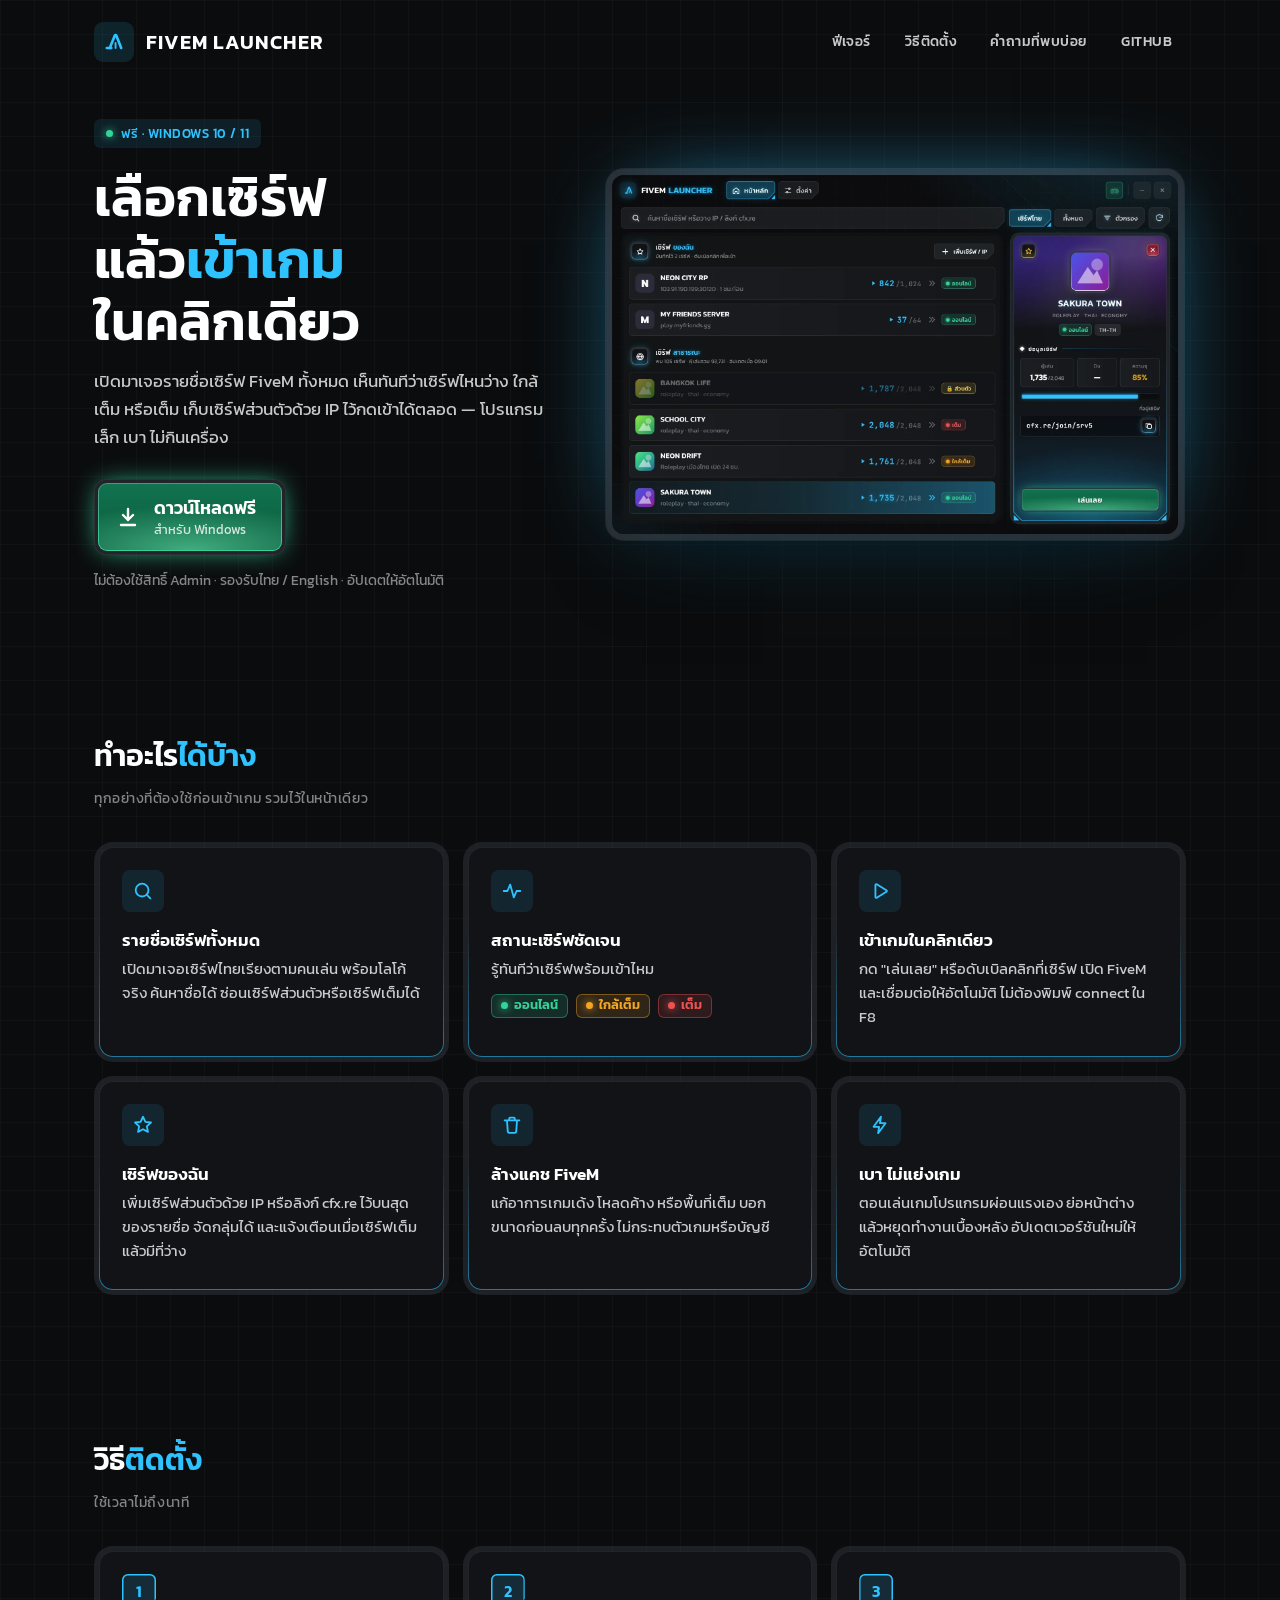
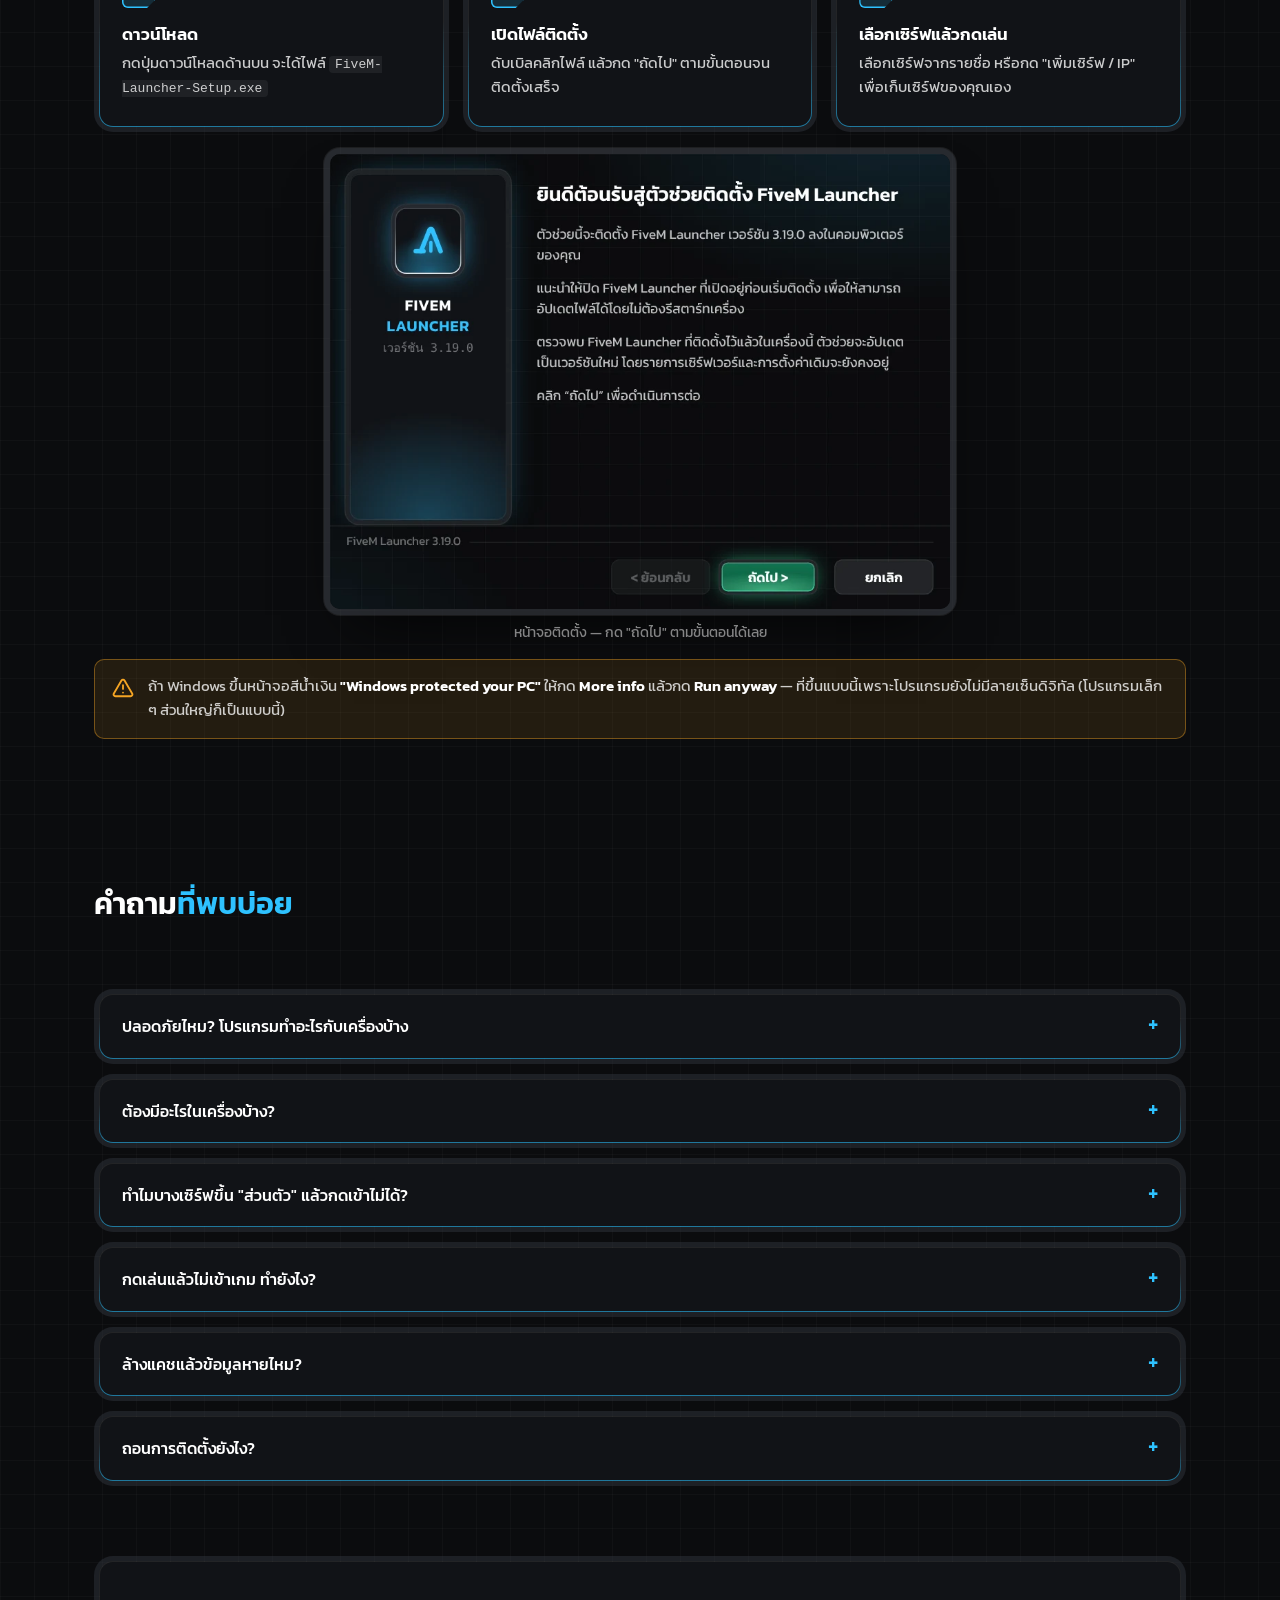
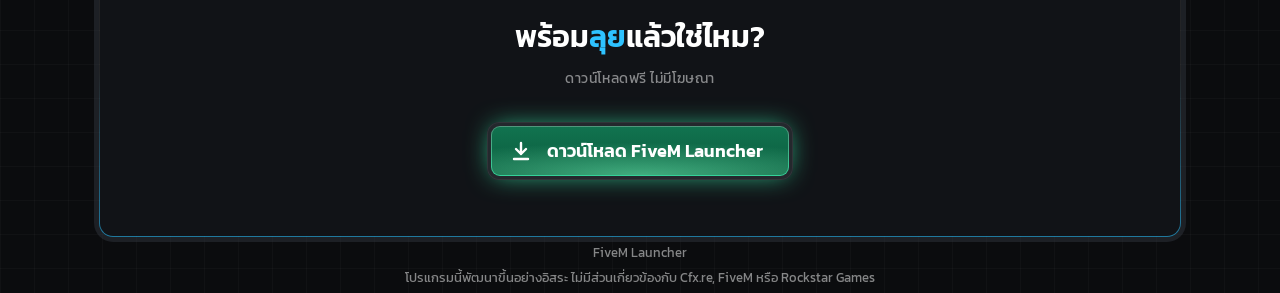
<file: docs/index.html>
<!doctype html>
<html lang="th">
<head>
<meta charset="utf-8">
<meta name="viewport" content="width=device-width, initial-scale=1">
<title>FiveM Launcher — เข้าเซิร์ฟ FiveM ในคลิกเดียว</title>
<meta name="description" content="Launcher ฟรีสำหรับ Windows เลือกเซิร์ฟ FiveM จากรายชื่อทั้งหมด เก็บเซิร์ฟส่วนตัวด้วย IP แล้วเข้าเกมได้ในคลิกเดียว">
<meta property="og:title" content="FiveM Launcher">
<meta property="og:description" content="เลือกเซิร์ฟ FiveM ดูคนออนไลน์และสถานะเซิร์ฟ แล้วเข้าเกมได้ในคลิกเดียว — ฟรี เบา ไม่กินเครื่อง">
<meta property="og:image" content="img/home.webp">
<link rel="icon" type="image/png" href="img/icon.png">
<style>
  @font-face { font-family: 'Kanit'; font-weight: 300 400; font-display: swap; src: url('fonts/Kanit-Regular.woff') format('woff'); }
  @font-face { font-family: 'Kanit'; font-weight: 500; font-display: swap; src: url('fonts/Kanit-Medium.woff') format('woff'); }
  @font-face { font-family: 'Kanit'; font-weight: 600 900; font-display: swap; src: url('fonts/Kanit-SemiBold.woff') format('woff'); }
  :root { --bg: #0b0c0e; --panel: rgba(20, 22, 25, .82); --panel2: rgba(57, 60, 65, .35); --ink: #fff; --ink2: rgba(255,255,255,.78); --muted: rgba(255,255,255,.5); --line: rgba(255,255,255,.07); --accent: #2ec2ff; --ok: #34d399; --warn: #f5a524; --err: #f05252; }
  * { box-sizing: border-box; }
  html { scroll-behavior: smooth; }
  body { margin: 0; font: 16px/1.65 'Kanit', 'Leelawadee UI', system-ui, sans-serif; color: var(--ink); background: var(--bg);
    background-image: radial-gradient(1100px 600px at 75% -10%, rgba(46,194,255,.12), transparent 60%), linear-gradient(rgba(255,255,255,.025) 1px, transparent 1px), linear-gradient(90deg, rgba(255,255,255,.025) 1px, transparent 1px);
    background-size: auto, 34px 34px, 34px 34px; }
  a { color: inherit; text-decoration: none; }
  .wrap { max-width: 1140px; margin: 0 auto; padding: 0 24px; }
  .panel { position: relative; background: var(--panel); border-radius: 14px; box-shadow: inset 0 0 0 1px var(--line); clip-path: polygon(0 0, 100% 0, 100% calc(100% - 14px), calc(100% - 14px) 100%, 0 100%); }
  .sel { background: rgba(46,194,255,.18); box-shadow: inset 0 0 0 1.5px rgba(46,194,255,.6); }
  .sel::after { content: ''; position: absolute; right: 0; bottom: 0; width: 12px; height: 12px; background: var(--accent); clip-path: polygon(100% 0, 100% 100%, 0 100%); }
  nav { display: flex; align-items: center; justify-content: space-between; padding: 22px 0; gap: 16px; }
  .brand { display: flex; align-items: center; gap: 12px; font-weight: 600; font-size: 20px; letter-spacing: .05em; }
  .mark { width: 40px; height: 40px; border-radius: 9px; display: grid; place-items: center; background: rgba(46,194,255,.12); color: var(--accent); }
  .mark svg { width: 24px; height: 24px; fill: none; stroke: currentColor; stroke-linecap: round; stroke-linejoin: round; }
  .navlinks { display: flex; gap: 6px; flex-wrap: wrap; }
  .navlinks a { padding: 7px 14px; border-radius: 6px; font-size: 14px; font-weight: 500; color: var(--ink2); text-transform: uppercase; letter-spacing: .03em; }
  .navlinks a:hover { background: var(--panel2); color: #fff; }
  .hero { display: grid; grid-template-columns: minmax(0, 1fr) minmax(0, 1.25fr); gap: 44px; align-items: center; padding: 34px 0 70px; }
  .badge { display: inline-flex; align-items: center; gap: 8px; padding: 4px 12px; border-radius: 6px; font-size: 13px; font-weight: 500; color: var(--accent); background: rgba(46,194,255,.1); text-transform: uppercase; letter-spacing: .04em; }
  .badge i { width: 7px; height: 7px; border-radius: 50%; background: var(--ok); box-shadow: 0 0 8px var(--ok); }
  h1 { font-size: clamp(36px, 5vw, 54px); line-height: 1.15; margin: 18px 0 14px; font-weight: 600; text-transform: uppercase; }
  h1 b { color: var(--accent); font-weight: 600; }
  .lead { color: var(--ink2); font-size: 17px; margin: 0 0 28px; max-width: 520px; }
  .dl { position: relative; display: inline-flex; align-items: center; gap: 14px; padding: 14px 30px 14px 22px; border-radius: 8px; font-weight: 600; font-size: 18px; color: #fff; background: rgba(46,194,255,.2); box-shadow: inset 0 0 0 1.5px rgba(46,194,255,.65), 0 0 40px -12px var(--accent); transition: background .15s, transform .15s; }
  .dl::after { content: ''; position: absolute; right: 0; bottom: 0; width: 14px; height: 14px; background: var(--accent); clip-path: polygon(100% 0, 100% 100%, 0 100%); border-radius: 0 0 7px 0; }
  .dl:hover { background: rgba(46,194,255,.32); transform: translateY(-1px); }
  .dl svg { width: 24px; height: 24px; fill: none; stroke: currentColor; stroke-width: 2.4; stroke-linecap: round; stroke-linejoin: round; }
  .dl small { display: block; font-size: 12.5px; font-weight: 400; color: var(--ink2); margin-top: -2px; }
  .meta { margin-top: 14px; color: var(--muted); font-size: 13.5px; }
  .shot { position: relative; padding: 8px; }
  .shot img { display: block; width: 100%; border-radius: 12px; box-shadow: 0 0 0 1.5px rgba(46,194,255,.35), 0 40px 80px -30px rgba(0,0,0,.9), 0 0 80px -30px var(--accent); }
  section { padding: 70px 0; }
  h2 { font-size: 30px; margin: 0; font-weight: 600; text-transform: uppercase; }
  h2 b { color: var(--accent); font-weight: 600; }
  .sub { color: var(--muted); margin: 6px 0 32px; font-size: 14px; text-transform: uppercase; letter-spacing: .04em; }
  .feats { display: grid; grid-template-columns: repeat(3, minmax(0, 1fr)); gap: 14px; }
  .feat { padding: 22px 22px 26px; }
  .feat .ic { width: 42px; height: 42px; border-radius: 8px; display: grid; place-items: center; background: rgba(46,194,255,.1); color: var(--accent); margin-bottom: 14px; }
  .feat .ic svg { width: 22px; height: 22px; fill: none; stroke: currentColor; stroke-width: 2; stroke-linecap: round; stroke-linejoin: round; }
  .feat b { display: block; font-size: 17px; font-weight: 600; margin-bottom: 4px; }
  .feat p { margin: 0; color: var(--ink2); font-size: 14.5px; }
  .chips { display: flex; gap: 8px; flex-wrap: wrap; margin-top: 12px; }
  .stc { --c: var(--ok); display: inline-flex; align-items: center; gap: 6px; height: 24px; padding: 0 10px; border-radius: 6px; font-size: 12.5px; font-weight: 600; color: var(--c); background: color-mix(in srgb, var(--c) 13%, transparent); box-shadow: inset 0 0 0 1px color-mix(in srgb, var(--c) 40%, transparent); }
  .stc i { width: 7px; height: 7px; border-radius: 50%; background: var(--c); box-shadow: 0 0 8px var(--c); }
  .steps { display: grid; grid-template-columns: repeat(3, minmax(0, 1fr)); gap: 14px; counter-reset: s; }
  .step { padding: 22px 22px 26px; counter-increment: s; }
  .step::before { content: counter(s); display: grid; place-items: center; width: 34px; height: 34px; margin-bottom: 12px; border-radius: 6px; background: rgba(46,194,255,.14); box-shadow: inset 0 0 0 1.5px var(--accent); color: var(--accent); font-weight: 600; clip-path: polygon(0 0, 100% 0, 100% calc(100% - 9px), calc(100% - 9px) 100%, 0 100%); }
  .step b { display: block; font-size: 17px; font-weight: 600; }
  .step p { margin: 4px 0 0; color: var(--ink2); font-size: 14.5px; }
  code { font-family: Consolas, monospace; font-size: 13px; padding: 1px 6px; border-radius: 4px; background: var(--panel2); }
  .note { display: flex; gap: 14px; align-items: flex-start; margin-top: 16px; padding: 16px 18px; border-radius: 10px; background: rgba(245,165,36,.1); box-shadow: inset 0 0 0 1px rgba(245,165,36,.4); color: var(--ink2); font-size: 14.5px; }
  .note svg { flex: none; width: 22px; height: 22px; fill: none; stroke: var(--warn); stroke-width: 2; stroke-linecap: round; margin-top: 2px; }
  .note b { color: #fff; }
  .faq { display: grid; gap: 10px; }
  details { padding: 4px 22px; }
  summary { cursor: pointer; padding: 14px 0; font-weight: 500; font-size: 16px; list-style: none; display: flex; justify-content: space-between; gap: 12px; }
  summary::-webkit-details-marker { display: none; }
  summary::after { content: '+'; color: var(--accent); font-size: 22px; line-height: 1; }
  details[open] summary::after { content: '−'; }
  details p { margin: 0 0 16px; color: var(--ink2); font-size: 14.5px; }
  .cta { text-align: center; padding: 50px 24px 56px; margin: 30px 0 60px; }
  .cta h2 { margin-bottom: 6px; }
  footer { padding: 0 24px 50px; color: var(--muted); font-size: 13px; text-align: center; }
  footer p { margin: 4px 0; }
  @media (max-width: 860px) { .hero { grid-template-columns: 1fr; padding-top: 10px; } .feats, .steps { grid-template-columns: 1fr; } .navlinks { display: none; } }

  /* ธีมใหม่ให้ตรงกับตัวโปรแกรม: กรอบ 2 ชั้น · ปุ่มดาวน์โหลดสีเขียว */
  .mark-img { width: 44px; height: 44px; display: block; filter: drop-shadow(0 0 10px rgba(46,194,255,.35)); }
  .panel { clip-path: none; border-radius: 14px; border: 1px solid transparent; margin: 5px;
    background: linear-gradient(#111317, #111317) padding-box, linear-gradient(180deg, rgba(255,255,255,.1) 40%, rgba(46,194,255,.6)) border-box; box-shadow: 0 0 0 5px rgba(52,57,64,.45); }
  .dl { isolation: isolate; background: rgba(52,57,64,.55) !important; border-radius: 12px; box-shadow: inset 0 0 0 1px rgba(255,255,255,.06), 0 0 26px -6px #34d399 !important; }
  .dl::before { content: ''; position: absolute; inset: 4px; z-index: -2; border-radius: 9px; background: linear-gradient(180deg, rgba(120,240,190,.55), #34d399); }
  .dl::after { content: '' !important; position: absolute !important; inset: 5px !important; right: 5px !important; bottom: 5px !important; width: auto !important; height: auto !important; z-index: -1; clip-path: none !important;
    border-radius: 8px !important; background: radial-gradient(120% 90% at 50% 100%, rgba(110,240,180,.55), transparent 75%), linear-gradient(180deg, #11734f, #0b5a3d) !important; }
  .dl:hover { box-shadow: inset 0 0 0 1px rgba(255,255,255,.12), 0 0 34px -4px #34d399 !important; }
  .dl:hover::after { background: radial-gradient(120% 100% at 50% 100%, rgba(140,255,200,.7), transparent 78%), linear-gradient(180deg, #179064, #0f744f) !important; }
  .dl small { color: rgba(255,255,255,.8) !important; }
  .shot img { box-shadow: 0 0 0 6px rgba(52,57,64,.45), 0 0 0 7px rgba(255,255,255,.08), 0 40px 80px -30px rgba(0,0,0,.9), 0 0 90px -30px #2ec2ff !important; }
  .setup-shot { margin: 22px auto 0; max-width: 620px; text-align: center; }
  .setup-shot img { display: block; width: 100%; border-radius: 10px; box-shadow: 0 0 0 6px rgba(52,57,64,.45), 0 0 0 7px rgba(255,255,255,.08), 0 30px 60px -24px rgba(0,0,0,.9); }
  .setup-shot span { display: block; margin-top: 12px; color: var(--muted); font-size: 13.5px; }
</style>
</head>
<body>
  <div class="wrap">
    <nav>
      <a class="brand" href="#"><span class="mark"><svg viewBox="0 0 40 40"><path d="M13 30 21.2 9.5c.5-1.3 2.3-1.3 2.8 0L32 30" stroke-width="4.4"/><path d="M8 30h7.5" stroke-width="4.4"/><path d="M22.6 21.5v8.5" stroke-width="3.2"/></svg></span>FIVEM LAUNCHER</a>
      <div class="navlinks"><a href="#features">ฟีเจอร์</a><a href="#install">วิธีติดตั้ง</a><a href="#faq">คำถามที่พบบ่อย</a><a id="ghLink" href="#">GitHub</a></div>
    </nav>

    <header class="hero">
      <div>
        <span class="badge"><i></i> ฟรี · Windows 10 / 11</span>
        <h1>เลือกเซิร์ฟ<br>แล้ว<b>เข้าเกม</b><span style="white-space:nowrap">ในคลิกเดียว</span></h1>
        <p class="lead">เปิดมาเจอรายชื่อเซิร์ฟ FiveM ทั้งหมด เห็นทันทีว่าเซิร์ฟไหนว่าง ใกล้เต็ม หรือเต็ม เก็บเซิร์ฟส่วนตัวด้วย IP ไว้กดเข้าได้ตลอด — โปรแกรมเล็ก เบา ไม่กินเครื่อง</p>
        <a class="dl" id="dlBtn" href="#"><svg viewBox="0 0 24 24"><path d="M12 4v11M7 10l5 5 5-5M5 20h14"/></svg><span>ดาวน์โหลดฟรี<small id="dlMeta">สำหรับ Windows</small></span></a>
        <div class="meta" id="meta">ไม่ต้องใช้สิทธิ์ Admin · รองรับไทย / English · อัปเดตให้อัตโนมัติ</div>
      </div>
      <div class="shot"><img src="img/home.webp" alt="หน้าหลักของ FiveM Launcher" loading="eager"></div>
    </header>
  </div>

  <section id="features">
    <div class="wrap">
      <h2>ทำอะไร<b>ได้บ้าง</b></h2>
      <p class="sub">ทุกอย่างที่ต้องใช้ก่อนเข้าเกม รวมไว้ในหน้าเดียว</p>
      <div class="feats">
        <div class="feat panel"><div class="ic"><svg viewBox="0 0 24 24"><circle cx="11" cy="11" r="7"/><path d="m20 20-3.5-3.5"/></svg></div><b>รายชื่อเซิร์ฟทั้งหมด</b><p>เปิดมาเจอเซิร์ฟไทยเรียงตามคนเล่น พร้อมโลโก้จริง ค้นหาชื่อได้ ซ่อนเซิร์ฟส่วนตัวหรือเซิร์ฟเต็มได้</p></div>
        <div class="feat panel"><div class="ic"><svg viewBox="0 0 24 24"><path d="M3 12h4l3-7 4 14 3-7h4"/></svg></div><b>สถานะเซิร์ฟชัดเจน</b><p>รู้ทันทีว่าเซิร์ฟพร้อมเข้าไหม<span class="chips"><span class="stc"><i></i>ออนไลน์</span><span class="stc" style="--c:var(--warn)"><i></i>ใกล้เต็ม</span><span class="stc" style="--c:var(--err)"><i></i>เต็ม</span></span></p></div>
        <div class="feat panel"><div class="ic"><svg viewBox="0 0 24 24"><path d="M7 5.5v13a1 1 0 0 0 1.5.9l10.4-6.5a1 1 0 0 0 0-1.8L8.5 4.6A1 1 0 0 0 7 5.5Z"/></svg></div><b>เข้าเกมในคลิกเดียว</b><p>กด "เล่นเลย" หรือดับเบิลคลิกที่เซิร์ฟ เปิด FiveM และเชื่อมต่อให้อัตโนมัติ ไม่ต้องพิมพ์ connect ใน F8</p></div>
        <div class="feat panel"><div class="ic"><svg viewBox="0 0 24 24"><path d="m12 3 2.6 5.6 6.1.7-4.5 4.2 1.2 6L12 16.6 6.6 19.5l1.2-6-4.5-4.2 6.1-.7Z"/></svg></div><b>เซิร์ฟของฉัน</b><p>เพิ่มเซิร์ฟส่วนตัวด้วย IP หรือลิงก์ cfx.re ไว้บนสุดของรายชื่อ จัดกลุ่มได้ และแจ้งเตือนเมื่อเซิร์ฟเต็มแล้วมีที่ว่าง</p></div>
        <div class="feat panel"><div class="ic"><svg viewBox="0 0 24 24"><path d="M4 7h16M9 7V4.8c0-.4.4-.8.8-.8h4.4c.4 0 .8.4.8.8V7M6.5 7l.9 12.2c.1.8.7 1.3 1.5 1.3h6.2c.8 0 1.4-.5 1.5-1.3L17.5 7"/></svg></div><b>ล้างแคช FiveM</b><p>แก้อาการเกมเด้ง โหลดค้าง หรือพื้นที่เต็ม บอกขนาดก่อนลบทุกครั้ง ไม่กระทบตัวเกมหรือบัญชี</p></div>
        <div class="feat panel"><div class="ic"><svg viewBox="0 0 24 24"><path d="M13 3 5 14h6l-1 7 8-11h-6l1-7Z"/></svg></div><b>เบา ไม่แย่งเกม</b><p>ตอนเล่นเกมโปรแกรมผ่อนแรงเอง ย่อหน้าต่างแล้วหยุดทำงานเบื้องหลัง อัปเดตเวอร์ชันใหม่ให้อัตโนมัติ</p></div>
      </div>
    </div>
  </section>

  <section id="install">
    <div class="wrap">
      <h2>วิธี<b>ติดตั้ง</b></h2>
      <p class="sub">ใช้เวลาไม่ถึงนาที</p>
      <div class="steps">
        <div class="step panel"><b>ดาวน์โหลด</b><p>กดปุ่มดาวน์โหลดด้านบน จะได้ไฟล์ <code>FiveM-Launcher-Setup.exe</code></p></div>
        <div class="step panel"><b>เปิดไฟล์ติดตั้ง</b><p>ดับเบิลคลิกไฟล์ แล้วกด "ถัดไป" ตามขั้นตอนจนติดตั้งเสร็จ</p></div>
        <div class="step panel"><b>เลือกเซิร์ฟแล้วกดเล่น</b><p>เลือกเซิร์ฟจากรายชื่อ หรือกด "เพิ่มเซิร์ฟ / IP" เพื่อเก็บเซิร์ฟของคุณเอง</p></div>
      </div>
      <div class="setup-shot"><img src="img/setup.webp" alt="หน้าจอติดตั้ง FiveM Launcher" loading="lazy"><span>หน้าจอติดตั้ง — กด "ถัดไป" ตามขั้นตอนได้เลย</span></div>
      <div class="note"><svg viewBox="0 0 24 24"><path d="M12 9v4M12 17h.01"/><path d="M10.3 3.9 2 18a2 2 0 0 0 1.7 3h16.6A2 2 0 0 0 22 18L13.7 3.9a2 2 0 0 0-3.4 0Z"/></svg><span>ถ้า Windows ขึ้นหน้าจอสีน้ำเงิน <b>"Windows protected your PC"</b> ให้กด <b>More info</b> แล้วกด <b>Run anyway</b> — ที่ขึ้นแบบนี้เพราะโปรแกรมยังไม่มีลายเซ็นดิจิทัล (โปรแกรมเล็ก ๆ ส่วนใหญ่ก็เป็นแบบนี้)</span></div>
    </div>
  </section>

  <section id="faq">
    <div class="wrap">
      <h2>คำถาม<b>ที่พบบ่อย</b></h2>
      <p class="sub">&nbsp;</p>
      <div class="faq">
        <details class="panel"><summary>ปลอดภัยไหม? โปรแกรมทำอะไรกับเครื่องบ้าง</summary><p>โปรแกรมติดตั้งในโฟลเดอร์ของผู้ใช้ ไม่ต้องใช้สิทธิ์ Admin และไม่แตะไฟล์ระบบ สิ่งที่ทำมีแค่โหลดรายชื่อเซิร์ฟสาธารณะของ FiveM อ่านสถานะเซิร์ฟ เปิด FiveM และลบโฟลเดอร์แคชของ FiveM เมื่อคุณสั่งเท่านั้น ข้อมูลเซิร์ฟของคุณเก็บอยู่ในเครื่อง ไม่ส่งไปที่ไหน และโค้ดทั้งหมดเปิดให้ดูได้บน GitHub</p></details>
        <details class="panel"><summary>ต้องมีอะไรในเครื่องบ้าง?</summary><p>Windows 10 หรือ 11 (64-bit) และต้องติดตั้ง FiveM ไว้แล้ว ถ้ายังไม่มี โปรแกรมจะขึ้นแถบแจ้งพร้อมปุ่มดาวน์โหลด FiveM ให้ โปรแกรมใช้ Microsoft Edge WebView2 ซึ่งมีมากับ Windows 11 และ Windows 10 ที่อัปเดตแล้ว</p></details>
        <details class="panel"><summary>ทำไมบางเซิร์ฟขึ้น "ส่วนตัว" แล้วกดเข้าไม่ได้?</summary><p>เจ้าของเซิร์ฟตั้งไว้ไม่ให้เข้าผ่านรายชื่อของ FiveM (ในตัว FiveM เองก็กดเข้าไม่ได้) ให้ขอ IP หรือลิงก์จาก Discord ของเซิร์ฟ แล้ววางในแผงด้านซ้ายของเซิร์ฟนั้น โปรแกรมจะบันทึกไว้ใน "เซิร์ฟของฉัน" ให้กดเข้าได้ทุกครั้ง</p></details>
        <details class="panel"><summary>กดเล่นแล้วไม่เข้าเกม ทำยังไง?</summary><p>เช็กว่าติดตั้ง FiveM แล้วและเปิดเองได้ปกติ ถ้า Windows ถามว่าจะเปิดลิงก์ด้วยโปรแกรมไหน ให้เลือก FiveM ถ้ายังไม่ได้ ลองไปที่ ตั้งค่า → ตำแหน่ง FiveM แล้วเลือกไฟล์ FiveM.exe เอง</p></details>
        <details class="panel"><summary>ล้างแคชแล้วข้อมูลหายไหม?</summary><p>ไม่หาย จะลบเฉพาะไฟล์ชั่วคราวที่ FiveM โหลดจากเซิร์ฟ (crashes, cache, server-cache) ไม่กระทบตัวเกม การตั้งค่า หรือบัญชี ครั้งต่อไปที่เข้าเซิร์ฟจะโหลดนานขึ้นนิดหน่อย</p></details>
        <details class="panel"><summary>ถอนการติดตั้งยังไง?</summary><p>ไปที่ การตั้งค่า (Settings) → แอป (Apps) → ค้นหา FiveM Launcher → ถอนการติดตั้ง (Uninstall)</p></details>
      </div>
    </div>
  </section>

  <div class="wrap">
    <div class="cta panel">
      <h2>พร้อม<b>ลุย</b>แล้วใช่ไหม?</h2>
      <p class="sub">ดาวน์โหลดฟรี ไม่มีโฆษณา</p>
      <a class="dl" id="dlBtn2" href="#"><svg viewBox="0 0 24 24"><path d="M12 4v11M7 10l5 5 5-5M5 20h14"/></svg><span>ดาวน์โหลด FiveM Launcher</span></a>
    </div>
  </div>

  <footer class="wrap">
    <p id="credit">FiveM Launcher</p>
    <p>โปรแกรมนี้พัฒนาขึ้นอย่างอิสระ ไม่มีส่วนเกี่ยวข้องกับ Cfx.re, FiveM หรือ Rockstar Games</p>
  </footer>

<script>
(() => {
  // หา owner/repo จากที่อยู่ GitHub Pages (owner.github.io/repo) — ไม่ต้องแก้ไฟล์นี้
  const FALLBACK_REPO = ''; // ถ้าใช้โดเมนอื่น ใส่ 'owner/repo' ตรงนี้
  let repo = FALLBACK_REPO;
  const h = location.hostname.match(/^([^.]+)\.github\.io$/i);
  if (h) {
    const first = location.pathname.split('/').filter(Boolean)[0];
    repo = h[1] + '/' + (first || h[1] + '.github.io');
  }
  if (!repo) return;
  const asset = `https://github.com/${repo}/releases/latest/download/FiveM-Launcher-Setup.exe`;
  document.querySelectorAll('#dlBtn, #dlBtn2').forEach((a) => (a.href = asset));
  document.getElementById('ghLink').href = `https://github.com/${repo}`;

  fetch(`https://api.github.com/repos/${repo}/releases/latest`)
    .then((r) => (r.ok ? r.json() : null))
    .then((rel) => {
      if (!rel) return;
      const a = (rel.assets || []).find((x) => /setup.*\.exe$/i.test(x.name));
      const v = String(rel.tag_name || '').replace(/^v/, '');
      const mb = a ? (a.size / 1048576).toFixed(1) + ' MB' : '';
      const d = new Date(rel.published_at).toLocaleDateString('th-TH', { day: 'numeric', month: 'short', year: 'numeric' });
      document.getElementById('dlMeta').textContent = `เวอร์ชัน ${v}${mb ? ' · ' + mb : ''}`;
      document.getElementById('meta').textContent = `อัปเดตล่าสุด ${d} · ไม่ต้องใช้สิทธิ์ Admin · รองรับไทย / English`;
      if (a) document.querySelectorAll('#dlBtn, #dlBtn2').forEach((x) => (x.href = a.browser_download_url));
    })
    .catch(() => {});
})();
</script>
</body>
</html>
</file>
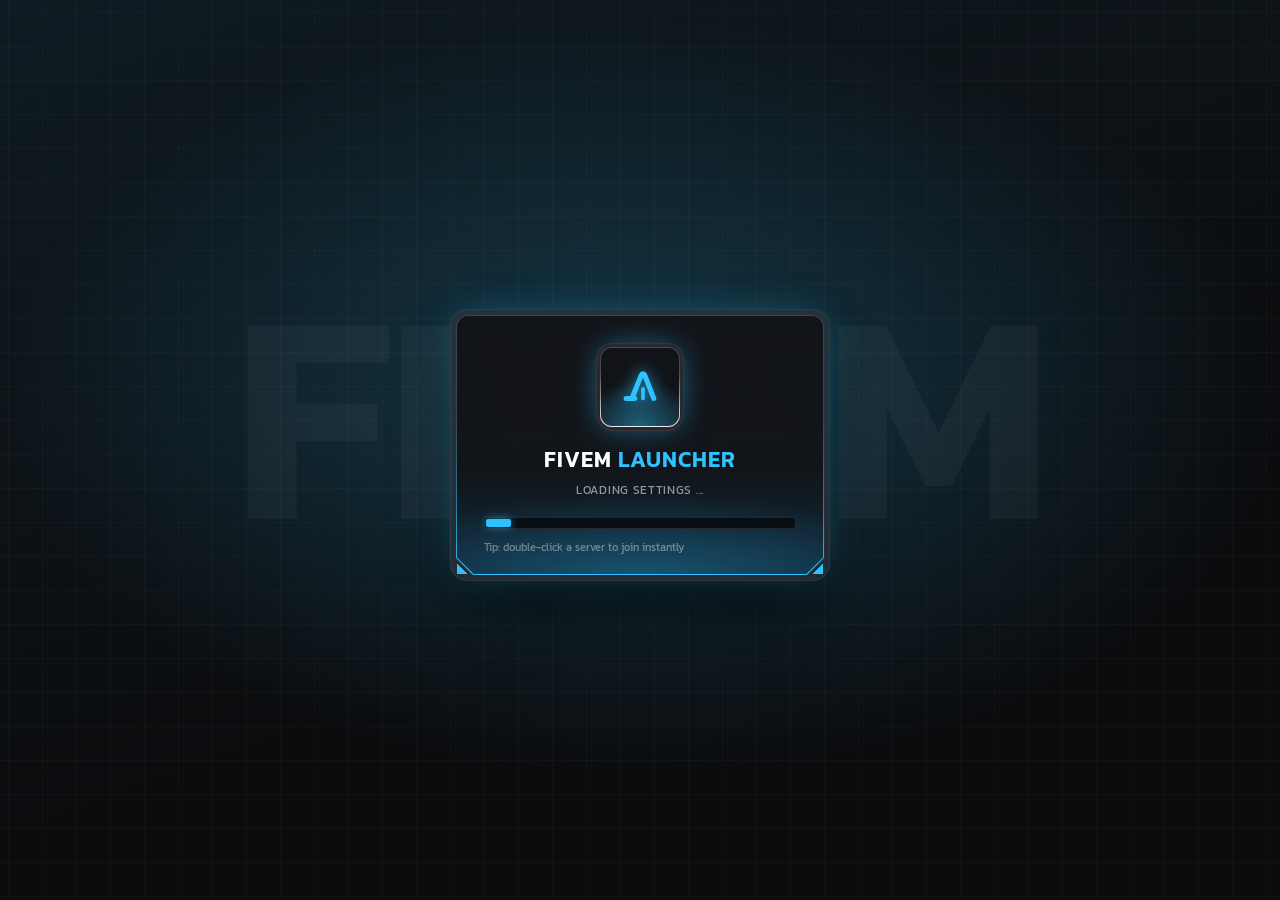
<file: cmd/launcher/web/index.html>
<!doctype html>
<html lang="th" data-theme="hud" data-motion="full">
<head>
  <meta charset="utf-8" />
  <meta http-equiv="Content-Security-Policy"
    content="default-src 'self'; img-src * data: blob:; media-src * data:; style-src 'self' 'unsafe-inline'; font-src 'self' data:; script-src 'self'; connect-src 'self'" />
  <title>FiveM Launcher</title>
  <link rel="stylesheet" href="fonts/fonts.css" />
  <link rel="stylesheet" href="styles.css" />
  <script src="splash.js"></script>
</head>
<body>
  <div class="splash" id="splash" aria-hidden="true">
    <div class="sp-bg"></div>
    <div class="sp-word">FIVEM</div>
    <div class="sp-card">
      <div class="sp-logo">
        <svg viewBox="0 0 40 40"><path d="M13 30 21.2 9.5c.5-1.3 2.3-1.3 2.8 0L32 30" fill="none" stroke="currentColor" stroke-width="4.4" stroke-linecap="round" stroke-linejoin="round"/><path d="M8 30h7.5" stroke="currentColor" stroke-width="4.4" stroke-linecap="round"/><path d="M22.6 21.5v8.5" stroke="currentColor" stroke-width="3.2" stroke-linecap="round"/></svg>
      </div>
      <div class="sp-title">FIVEM <b>LAUNCHER</b></div>
      <div class="sp-status" id="spStatus"></div>
      <div class="sp-bar"><i id="spBar"></i></div>
      <div class="sp-row"><span class="sp-tip" id="spTip"></span><span class="sp-ver" id="spVer"></span></div>
    </div>
  </div>
  <div class="shell" id="shell">

    <main class="main">
      <header class="titlebar">
        <div class="brand">
          <div class="mark sm" title="FiveM Launcher">
        <svg viewBox="0 0 40 40" aria-hidden="true"><path d="M13 30 21.2 9.5c.5-1.3 2.3-1.3 2.8 0L32 30" fill="none" stroke="currentColor" stroke-width="4.4" stroke-linecap="round" stroke-linejoin="round"/><path d="M8 30h7.5" stroke="currentColor" stroke-width="4.4" stroke-linecap="round"/><path d="M22.6 21.5v8.5" stroke="currentColor" stroke-width="3.2" stroke-linecap="round"/></svg>
      </div>
          <span class="brand-name" id="brandName">FiveM</span>
          <span class="brand-tag" id="brandTag">launcher <svg viewBox="0 0 24 24"><path d="M12 20s-7.5-4.6-7.5-10.2A4.3 4.3 0 0 1 12 7.3a4.3 4.3 0 0 1 7.5 2.5C19.5 15.4 12 20 12 20Z"/></svg></span>
        </div>
        <nav class="tabs">
          <button class="nav-btn" data-page="browse" title="หน้าหลัก"><svg viewBox="0 0 24 24"><path d="M4 11.2 12 4.5l8 6.7V19a1.5 1.5 0 0 1-1.5 1.5H15v-5.5H9v5.5H5.5A1.5 1.5 0 0 1 4 19Z"/></svg><span>หน้าหลัก</span></button>
          <button class="nav-btn" data-page="settings" title="ตั้งค่า"><svg viewBox="0 0 24 24"><path d="M4 7h9M17 7h3M4 17h3M11 17h9"/><circle cx="15" cy="7" r="2.2"/><circle cx="9" cy="17" r="2.2"/></svg><span>ตั้งค่า</span></button>
        </nav>
        <div class="win-ctrls">
          <button class="wc wc-fivem" id="btnFiveM" title="เปิด FiveM"><svg viewBox="0 0 24 24"><path d="M7.5 9h9a4.5 4.5 0 0 1 4.3 5.8l-.7 2.4a2.2 2.2 0 0 1-3.7.9L14.7 16H9.3l-1.7 2.1a2.2 2.2 0 0 1-3.7-.9l-.7-2.4A4.5 4.5 0 0 1 7.5 9Z"/><path d="M8 11.5v3M6.5 13h3"/><circle cx="15.5" cy="12" r=".6" fill="currentColor"/><circle cx="17.2" cy="13.8" r=".6" fill="currentColor"/></svg></button>
          <span class="wc-sep"></span>
          <button class="wc wc-min" id="btnMin" title="ย่อหน้าต่าง"><svg viewBox="0 0 24 24"><path d="M7 12h10"/></svg></button>
          <button class="wc wc-close" id="btnClose" title="ปิดหน้าต่าง"><svg viewBox="0 0 24 24"><path d="m8 8 8 8M16 8l-8 8"/></svg></button>
        </div>
      </header>

      <div class="scroll" id="scroll">
        <div class="view" id="view"></div>
      </div>

      <footer class="foot">
        <div class="made">made with <span class="heart">♥</span> by <b id="madeBy">YOU</b></div>
        <button class="discord" id="btnDiscord">
          <svg viewBox="0 0 24 24"><path fill="currentColor" stroke="none" d="M19.3 5.3A16.6 16.6 0 0 0 15.2 4l-.5 1a15.4 15.4 0 0 0-5.4 0l-.5-1a16.5 16.5 0 0 0-4.1 1.3C2.1 9.2 1.4 13 1.7 16.7a16.7 16.7 0 0 0 5 2.6l1.1-1.7a10.7 10.7 0 0 1-1.7-.8l.4-.3a11.9 11.9 0 0 0 11 0l.4.3c-.5.3-1.1.6-1.7.8l1.1 1.7a16.6 16.6 0 0 0 5-2.6c.4-4.3-.7-8-3-11.4ZM8.7 14.5c-1 0-1.8-.9-1.8-2s.8-2 1.8-2 1.8.9 1.8 2-.8 2-1.8 2Zm6.6 0c-1 0-1.8-.9-1.8-2s.8-2 1.8-2 1.8.9 1.8 2-.8 2-1.8 2Z"/></svg>
          Discord
        </button>
      </footer>
    </main>
  </div>

  <div id="modalRoot"></div>
  <div class="toasts" id="toasts"></div>
  <div class="menu-layer" id="menuLayer"></div>

  <script src="config.js"></script>
  <script src="build-config.js"></script>
  <script src="i18n.js"></script>
  <script src="bridge.js"></script>
  <script src="app.js"></script>
</body>
</html>
</file>
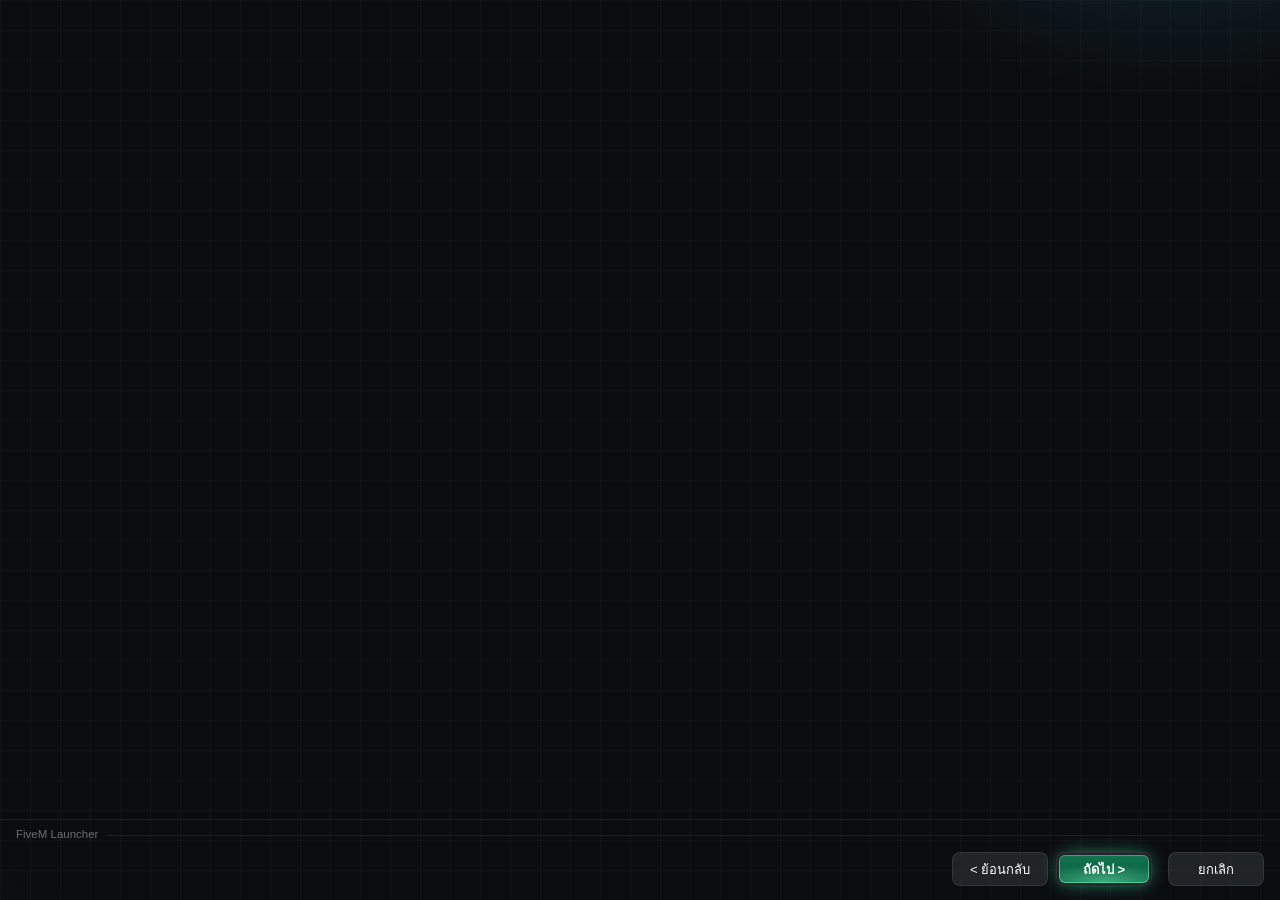
<file: cmd/setup/ui.html>
<!doctype html>
<html lang="th">
<head>
<meta charset="utf-8">
<title>FiveM Launcher Setup</title>
<style>
  :root {
    --font: 'Segoe UI', 'Leelawadee UI', Tahoma, sans-serif;
    --body: #f3f3f3; --white: #ffffff; --line: #d5d5d5; --line2: #bdbdbd;
    --text: #1b1b1b; --sub: #5c5c5c; --muted: #8a8a8a;
    --accent: #0067c0; --accent-hover: #1975c5; --accent-press: #3183ca;
    --brand: #1d1d21;
  }
  * { box-sizing: border-box; }
  html, body { margin: 0; height: 100%; overflow: hidden; }
  body {
    font: 13px/1.5 var(--font); color: var(--text); background: var(--body);
    display: grid; grid-template-rows: 1fr auto; user-select: none; cursor: default;
  }
  svg { flex: none; }
  main { min-height: 0; overflow: hidden; }

  /* ---------- pages ---------- */
  .page { display: none; height: 100%; min-height: 0; }
  .page.on { display: grid; }
  .page.std { grid-template-rows: auto 1fr; }
  .page.side { grid-template-columns: 164px 1fr; background: var(--white); }

  .head { background: var(--white); border-bottom: 1px solid var(--line); display: flex; align-items: center; padding: 12px 16px 12px 22px; min-height: 64px; }
  .head .tx { flex: 1; min-width: 0; }
  .head b { display: block; font-weight: 600; font-size: 13.5px; }
  .head span { display: block; color: var(--sub); padding-left: 14px; font-size: 12.5px; }
  .head .ic { width: 44px; height: 44px; border-radius: 10px; background: var(--brand); display: grid; place-items: center; }
  .content { padding: 18px 26px 10px; min-height: 0; overflow: hidden; display: flex; flex-direction: column; }
  .content p { margin: 0 0 12px; }

  .art { background: linear-gradient(160deg, #2b2b31 0%, #141417 100%); position: relative; overflow: hidden; display: flex; flex-direction: column; align-items: center; justify-content: flex-start; padding-top: 40px; }
  .art::before { content: ''; position: absolute; inset: 0; background-image: linear-gradient(rgba(255,255,255,.04) 1px, transparent 1px), linear-gradient(90deg, rgba(255,255,255,.04) 1px, transparent 1px); background-size: 18px 18px; }
  .art::after { content: ''; position: absolute; width: 220px; height: 220px; border-radius: 50%; border: 26px solid rgba(255,255,255,.05); bottom: -90px; left: -70px; }
  .art .logo { position: relative; width: 76px; height: 76px; border-radius: 20px; background: #fff; display: grid; place-items: center; box-shadow: 0 10px 24px rgba(0,0,0,.4); }
  .art .nm { position: relative; color: #fff; font-weight: 700; font-size: 15px; margin-top: 16px; text-align: center; line-height: 1.3; }
  .art .vr { position: relative; color: rgba(255,255,255,.5); font-size: 11.5px; margin-top: 4px; }
  .side .content { padding: 26px 26px 10px; }
  h1 { font-size: 19px; font-weight: 600; margin: 0 0 16px; line-height: 1.35; }

  /* ---------- controls ---------- */
  .license { flex: 1; min-height: 0; overflow-y: auto; background: var(--white); border: 1px solid var(--line2); padding: 10px 12px; font-size: 12px; color: #333; user-select: text; white-space: pre-wrap; line-height: 1.6; }
  .radios { margin-top: 10px; display: grid; gap: 4px; }
  label.rc { display: flex; align-items: center; gap: 8px; cursor: default; }
  input[type=radio], input[type=checkbox] { width: 15px; height: 15px; margin: 0; accent-color: var(--accent); }

  fieldset { border: 1px solid var(--line2); border-radius: 4px; padding: 10px 12px 12px; margin: 6px 0 0; }
  legend { padding: 0 4px; color: var(--text); }
  .row { display: flex; gap: 8px; align-items: center; }
  .input { flex: 1; min-width: 0; height: 28px; padding: 0 8px; border: 1px solid var(--line2); border-bottom-color: #8a8a8a; border-radius: 4px; font: 12.5px var(--font); background: var(--white); outline: none; user-select: text; }
  .input:focus { border-bottom: 2px solid var(--accent); }
  .space { margin-top: 14px; color: var(--sub); line-height: 1.7; }
  .checks { display: grid; gap: 10px; margin-top: 6px; padding: 12px 14px; background: var(--white); border: 1px solid var(--line); border-radius: 4px; }
  .summary { flex: 1; background: var(--white); border: 1px solid var(--line2); padding: 10px 12px; font-size: 12.5px; line-height: 1.75; overflow-y: auto; user-select: text; }
  .summary b { font-weight: 600; }

  progress { width: 100%; height: 16px; appearance: none; border: 1px solid var(--line2); border-radius: 3px; background: #e6e6e6; overflow: hidden; }
  progress::-webkit-progress-bar { background: #e6e6e6; }
  progress::-webkit-progress-value { background: #06b025; transition: width .3s; }
  .status { margin: 4px 0 10px; color: var(--text); }
  .log { flex: 1; min-height: 0; overflow-y: auto; background: var(--white); border: 1px solid var(--line2); padding: 6px 10px; font-size: 12px; color: #444; line-height: 1.7; user-select: text; }
  .err { color: #c42b1c; }

  /* ---------- footer ---------- */
  .foot { border-top: 1px solid var(--line); background: var(--body); padding: 10px 14px 12px 14px; }
  .brandline { display: flex; align-items: center; gap: 8px; color: var(--muted); font-size: 11.5px; margin: -4px 0 8px; }
  .brandline::after { content: ''; flex: 1; border-top: 1px solid var(--line); }
  .btns { display: flex; justify-content: flex-end; gap: 8px; }
  .btn {
    min-width: 88px; height: 30px; padding: 0 14px; font: 13px var(--font); color: var(--text);
    background: #fdfdfd; border: 1px solid #d0d0d0; border-bottom-color: #b8b8b8; border-radius: 4px; cursor: default;
  }
  .btn:hover { background: #f6f6f6; }
  .btn:active { background: #f0f0f0; color: #5d5d5d; }
  .btn.primary { background: var(--accent); color: #fff; border-color: #0c5ea8; border-bottom-color: #003e73; }
  .btn.primary:hover { background: var(--accent-hover); }
  .btn.primary:active { background: var(--accent-press); }
  .btn:disabled { background: #f5f5f5; color: #a0a0a0; border-color: #e0e0e0; }
  .btn.gap { margin-left: 8px; }
  .btn[hidden] { display: none; }
</style>

<style>
/*FONTS*/
/* ================= ธีม HUD ให้ตรงกับ Launcher ================= */
:root { --font: 'Kanit', 'Leelawadee UI', 'Segoe UI', sans-serif; --accent: #2ec2ff; --green: #34d399; --red: #f0506e;
  --text: #fff; --sub: rgba(255,255,255,.6); --muted: rgba(255,255,255,.4); --line: rgba(255,255,255,.08); --line2: rgba(255,255,255,.12); }
body { color: var(--text); font: 13px/1.55 var(--font);
  background: radial-gradient(520px 300px at 92% -10%, rgba(46,194,255,.14), transparent 62%), radial-gradient(420px 260px at -10% 110%, rgba(46,194,255,.08), transparent 60%),
    linear-gradient(rgba(255,255,255,.025) 1px, transparent 1px) 0 0/30px 30px, linear-gradient(90deg, rgba(255,255,255,.025) 1px, transparent 1px) 0 0/30px 30px, #0b0c0e; }
::-webkit-scrollbar { width: 5px; } ::-webkit-scrollbar-thumb { background: rgba(46,194,255,.35); border-radius: 9px; }
.page.side { background: transparent; grid-template-columns: 176px 1fr; }
/* แผงซ้าย: กรอบ 2 ชั้น + โลโก้ในกรอบขาว */
.art { margin: 14px 0 0 14px; border-radius: 14px; background: rgba(52,57,64,.5); padding-top: 34px; isolation: isolate; box-shadow: inset 0 0 0 1px rgba(255,255,255,.06), 0 0 30px -14px rgba(46,194,255,.6); }
.art::before { inset: 5px; border-radius: 10px; z-index: -1; background: radial-gradient(120% 45% at 50% 100%, rgba(46,194,255,.28), transparent 70%), #111317; background-size: auto; box-shadow: inset 0 0 0 1px rgba(255,255,255,.08); }
.art::after { display: none; }
.art .logo { width: 72px; height: 72px; border-radius: 15px; background: rgba(52,57,64,.6); isolation: isolate; box-shadow: inset 0 0 0 1px rgba(255,255,255,.06), 0 0 26px -6px rgba(46,194,255,.7); }
.art .logo::before { content: ''; position: absolute; inset: 4px; z-index: -2; border-radius: 11px; background: linear-gradient(180deg, rgba(255,255,255,.14) 30%, rgba(255,255,255,.92)); }
.art .logo::after { content: ''; position: absolute; inset: 5px; z-index: -1; border-radius: 10px; background: radial-gradient(110% 80% at 50% 100%, rgba(46,194,255,.45), transparent 72%), #111317; }
.art .logo svg { filter: drop-shadow(0 0 6px rgba(46,194,255,.8)); }
.art .nm { font-weight: 600; font-size: 15px; letter-spacing: .04em; text-transform: uppercase; }
.art .nm::first-line { color: #fff; }
.art .vr { color: var(--muted); font-family: 'Consolas', monospace; }
.side .content { padding: 26px 26px 10px 24px; }
h1 { font-weight: 600; font-size: 19px; color: #fff; }
.content { color: rgba(255,255,255,.75); }
/* หัวหน้า: โปร่ง หัวข้อขาว + กล่องไอคอน 2 ชั้นสีฟ้า */
.head { background: transparent; border-bottom: 1px solid var(--line); padding: 12px 18px 12px 24px; }
.head b { font-weight: 600; font-size: 14px; color: #fff; text-transform: uppercase; letter-spacing: .03em; }
.head span { color: var(--sub); padding-left: 0; }
.head .ic { width: 40px; height: 40px; border-radius: 10px; position: relative; isolation: isolate; background: rgba(52,57,64,.55); box-shadow: inset 0 0 0 1px rgba(255,255,255,.06), 0 0 16px -8px var(--accent); }
.head .ic::before { content: ''; position: absolute; inset: 3px; z-index: -2; border-radius: 7px; background: linear-gradient(180deg, rgba(255,255,255,.12) 30%, rgba(46,194,255,.9)); }
.head .ic::after { content: ''; position: absolute; inset: 4px; z-index: -1; border-radius: 6px; background: radial-gradient(110% 80% at 50% 100%, rgba(46,194,255,.3), transparent 72%), #111317; }
.head .ic svg { width: 20px; height: 20px; }
/* กล่องข้อความ */
.license, .summary, .log, .checks { background: rgba(8,10,13,.6); border: 1px solid var(--line2); border-radius: 8px; color: rgba(255,255,255,.72); }
.summary b { color: #fff; }
fieldset { border: 1px solid var(--line2); border-radius: 8px; }
legend { color: var(--sub); font-size: 12px; }
.input { height: 32px; background: rgba(8,10,13,.6); border: 1px solid var(--line2); border-radius: 6px; color: #fff; font: 12.5px 'Consolas', monospace; }
.input:focus { border: 1px solid rgba(255,255,255,.8); box-shadow: 0 0 10px -2px rgba(255,255,255,.18); }
#uDir { background: rgba(8,10,13,.6) !important; }
.space { color: var(--sub); }
input[type=radio], input[type=checkbox] { accent-color: var(--accent); }
.err { color: #ff7a90; }
/* หลอดความคืบหน้า: รางเข้มขอบบาง + แถบฟ้าทึบ */
progress { height: 12px; padding: 2px; border: 0; border-radius: 3px; background: rgba(8,10,13,.85); box-shadow: inset 0 0 0 1px rgba(255,255,255,.1); }
progress::-webkit-progress-bar { background: transparent; }
progress::-webkit-progress-value { background: var(--accent); border-radius: 2px; box-shadow: 0 0 8px rgba(46,194,255,.6); }
.status { color: #fff; }
/* ส่วนล่าง + ปุ่ม */
.foot { background: transparent; border-top: 1px solid var(--line); padding: 10px 16px 14px; }
.brandline { color: var(--muted); }
.brandline::after { border-top-color: var(--line); }
.btn { position: relative; isolation: isolate; min-width: 96px; height: 34px; font: 500 13px var(--font); color: #fff; background: rgba(57,60,65,.5); border: 1px solid rgba(255,255,255,.08); border-radius: 8px; cursor: pointer; transition: background .15s, box-shadow .15s; }
.btn:hover { background: rgba(57,60,65,.8); }
.btn:active { background: rgba(57,60,65,.6); color: #fff; transform: translateY(1px); }
.btn:disabled, .btn:disabled:hover { background: rgba(57,60,65,.25); color: rgba(255,255,255,.3); border-color: rgba(255,255,255,.04); cursor: default; transform: none; }
/* ปุ่มหลัก (ถัดไป/ติดตั้ง/เสร็จสิ้น) = ปุ่มเขียวแบบปุ่มเล่นใน Launcher */
.btn.primary { border: 0; background: rgba(52,57,64,.55); box-shadow: inset 0 0 0 1px rgba(255,255,255,.06), 0 0 20px -6px var(--green); font-weight: 600; }
.btn.primary::before { content: ''; position: absolute; inset: 3px; z-index: -2; border-radius: 6px; background: linear-gradient(180deg, rgba(120,240,190,.55), var(--green)); }
.btn.primary::after { content: ''; position: absolute; inset: 4px; z-index: -1; border-radius: 5px; background: radial-gradient(120% 90% at 50% 100%, rgba(110,240,180,.55), transparent 75%), linear-gradient(180deg, #11734f, #0b5a3d); }
.btn.primary:hover { background: rgba(52,57,64,.55); box-shadow: inset 0 0 0 1px rgba(255,255,255,.12), 0 0 28px -4px var(--green); }
.btn.primary:hover::after { background: radial-gradient(120% 100% at 50% 100%, rgba(140,255,200,.7), transparent 78%), linear-gradient(180deg, #179064, #0f744f); }
.btn.primary:disabled { box-shadow: none; opacity: .4; }
.btn.primary:disabled::after { background: #1c2a24; }
button:focus { outline: none; }
.btn:not(.primary):focus-visible { box-shadow: 0 0 0 1px rgba(255,255,255,.6); }
/* ถอนการติดตั้ง = ปุ่มแดง */
.uninst .btn.primary { box-shadow: inset 0 0 0 1px rgba(255,255,255,.06), 0 0 20px -6px var(--red); }
.uninst .btn.primary::before { background: linear-gradient(180deg, rgba(255,150,165,.55), var(--red)); }
.uninst .btn.primary::after { background: radial-gradient(120% 90% at 50% 100%, rgba(255,120,140,.5), transparent 75%), linear-gradient(180deg, #8a1f33, #6b1426); }
</style>
</head>
<body>
<main>
  <!-- 1 welcome -->
  <section class="page side" id="pWelcome">
    <div class="art"><div class="logo" id="logoA"></div><div class="nm">FiveM<br><span style="color:#2ec2ff">Launcher</span></div><div class="vr" data-ver></div></div>
    <div class="content">
      <h1>ยินดีต้อนรับสู่ตัวช่วยติดตั้ง FiveM Launcher</h1>
      <p>ตัวช่วยนี้จะติดตั้ง FiveM Launcher เวอร์ชัน <span data-ver></span> ลงในคอมพิวเตอร์ของคุณ</p>
      <p>แนะนำให้ปิด FiveM Launcher ที่เปิดอยู่ก่อนเริ่มติดตั้ง เพื่อให้สามารถอัปเดตไฟล์ได้โดยไม่ต้องรีสตาร์ทเครื่อง</p>
      <p id="updNote" hidden>ตรวจพบ FiveM Launcher ที่ติดตั้งไว้แล้วในเครื่องนี้ ตัวช่วยจะอัปเดตเป็นเวอร์ชันใหม่ โดยรายการเซิร์ฟเวอร์และการตั้งค่าเดิมจะยังคงอยู่</p>
      <p>คลิก “ถัดไป” เพื่อดำเนินการต่อ</p>
    </div>
  </section>

  <!-- 2 license -->
  <section class="page std" id="pLicense">
    <div class="head"><div class="tx"><b>ข้อตกลงการใช้งาน</b><span>โปรดอ่านข้อตกลงการใช้งานก่อนติดตั้ง FiveM Launcher</span></div><div class="ic" data-icon></div></div>
    <div class="content">
      <div class="license" id="licText"></div>
      <div class="radios">
        <label class="rc"><input type="radio" name="lic" id="licYes"> ข้าพเจ้ายอมรับข้อตกลงการใช้งาน</label>
        <label class="rc"><input type="radio" name="lic" id="licNo" checked> ข้าพเจ้าไม่ยอมรับข้อตกลงการใช้งาน</label>
      </div>
    </div>
  </section>

  <!-- 3 location -->
  <section class="page std" id="pDir">
    <div class="head"><div class="tx"><b>เลือกตำแหน่งที่จะติดตั้ง</b><span>เลือกโฟลเดอร์ที่จะใช้ติดตั้ง FiveM Launcher</span></div><div class="ic" data-icon></div></div>
    <div class="content">
      <p>ตัวช่วยจะติดตั้ง FiveM Launcher ลงในโฟลเดอร์ด้านล่าง หากต้องการติดตั้งในโฟลเดอร์อื่น ให้คลิก “เรียกดู...” แล้วเลือกโฟลเดอร์ที่ต้องการ</p>
      <fieldset><legend>โฟลเดอร์ปลายทาง</legend>
        <div class="row"><input class="input" id="dir" spellcheck="false"><button class="btn" id="bBrowse">เรียกดู...</button></div>
      </fieldset>
      <div class="space">พื้นที่ที่ต้องใช้: <span id="spReq"></span><br>พื้นที่ว่าง: <span id="spFree"></span></div>
    </div>
  </section>

  <!-- 4 options -->
  <section class="page std" id="pOpts">
    <div class="head"><div class="tx"><b>เลือกงานเพิ่มเติม</b><span>เลือกงานเพิ่มเติมที่ต้องการให้ตัวช่วยดำเนินการระหว่างติดตั้ง</span></div><div class="ic" data-icon></div></div>
    <div class="content">
      <p>เลือกรายการที่ต้องการ แล้วคลิก “ถัดไป”</p>
      <div class="checks">
        <label class="rc"><input type="checkbox" id="oDesktop" checked> สร้างทางลัดบนเดสก์ท็อป</label>
        <label class="rc"><input type="checkbox" id="oStart" checked> สร้างทางลัดในเมนู Start</label>
      </div>
    </div>
  </section>

  <!-- 5 ready -->
  <section class="page std" id="pReady">
    <div class="head"><div class="tx"><b>พร้อมติดตั้ง</b><span>ตัวช่วยพร้อมที่จะเริ่มติดตั้ง FiveM Launcher ลงในคอมพิวเตอร์ของคุณ</span></div><div class="ic" data-icon></div></div>
    <div class="content">
      <p>คลิก “ติดตั้ง” เพื่อเริ่มการติดตั้ง หรือคลิก “ย้อนกลับ” หากต้องการตรวจสอบหรือเปลี่ยนแปลงการตั้งค่า</p>
      <div class="summary" id="summary"></div>
    </div>
  </section>

  <!-- 6 progress -->
  <section class="page std" id="pProg">
    <div class="head"><div class="tx"><b id="progHead">กำลังติดตั้ง</b><span id="progSub">โปรดรอสักครู่ขณะที่ตัวช่วยกำลังติดตั้ง FiveM Launcher</span></div><div class="ic" data-icon></div></div>
    <div class="content">
      <div class="status" id="status">กำลังเตรียมการ...</div>
      <progress id="bar" max="100" value="0"></progress>
      <div style="height:12px"></div>
      <div class="log" id="log"></div>
    </div>
  </section>

  <!-- 7 finish -->
  <section class="page side" id="pFinish">
    <div class="art"><div class="logo" data-logo></div><div class="nm">FiveM<br><span style="color:#2ec2ff">Launcher</span></div><div class="vr" data-ver></div></div>
    <div class="content">
      <h1 id="finTitle">การติดตั้ง FiveM Launcher เสร็จสมบูรณ์</h1>
      <p id="finText">ตัวช่วยได้ติดตั้ง FiveM Launcher ลงในคอมพิวเตอร์ของคุณเรียบร้อยแล้ว สามารถเปิดใช้งานได้จากทางลัดที่สร้างไว้</p>
      <label class="rc" id="runWrap" style="margin-top:6px"><input type="checkbox" id="oRun" checked> เปิด FiveM Launcher</label>
      <p style="margin-top:14px">คลิก “เสร็จสิ้น” เพื่อปิดตัวช่วยติดตั้ง</p>
    </div>
  </section>

  <!-- error -->
  <section class="page side" id="pError">
    <div class="art"><div class="logo" data-logo></div><div class="nm">FiveM<br><span style="color:#2ec2ff">Launcher</span></div><div class="vr" data-ver></div></div>
    <div class="content">
      <h1>การติดตั้งไม่สำเร็จ</h1>
      <p class="err" id="errText"></p>
      <p>โปรดปิด FiveM Launcher ที่เปิดอยู่ แล้วคลิก “ลองอีกครั้ง” หรือคลิก “ย้อนกลับ” เพื่อเลือกโฟลเดอร์อื่น</p>
    </div>
  </section>

  <!-- uninstall confirm -->
  <section class="page std" id="pUninst">
    <div class="head"><div class="tx"><b>ถอนการติดตั้ง FiveM Launcher</b><span>นำ FiveM Launcher ออกจากคอมพิวเตอร์ของคุณ</span></div><div class="ic" data-icon></div></div>
    <div class="content">
      <p>ตัวช่วยจะนำ FiveM Launcher รวมถึงทางลัดบนเดสก์ท็อปและในเมนู Start ออกจากคอมพิวเตอร์ของคุณ การดำเนินการนี้ไม่มีผลต่อโปรแกรม FiveM และไฟล์เกม</p>
      <fieldset><legend>ถอนการติดตั้งจาก</legend><div class="input" id="uDir" style="display:flex;align-items:center;background:#fafafa"></div></fieldset>
      <div class="checks" style="margin-top:14px">
        <label class="rc"><input type="checkbox" id="oWipe"> ลบรายการเซิร์ฟเวอร์และการตั้งค่าที่บันทึกไว้ด้วย</label>
      </div>
      <p style="margin-top:12px">คลิก “ถอนการติดตั้ง” เพื่อดำเนินการต่อ</p>
    </div>
  </section>
</main>

<footer class="foot">
  <div class="brandline" id="brandline">FiveM Launcher</div>
  <div class="btns">
    <button class="btn" id="bBack">&lt; ย้อนกลับ</button>
    <button class="btn primary" id="bNext">ถัดไป &gt;</button>
    <button class="btn gap" id="bCancel">ยกเลิก</button>
  </div>
</footer>

<script>
(() => {
  const $ = (s) => document.querySelector(s);
  let seq = 0; const pend = new Map();
  window.__goResolve = (id, ok, v) => { const p = pend.get(id); if (!p) return; pend.delete(id); ok ? p.res(v) : p.rej(new Error(v)); };
  const call = (m, ...a) => new Promise((res, rej) => { const id = ++seq; pend.set(id, { res, rej }); window.goCall(id, m, JSON.stringify(a)).catch(rej); });

  const MARK = (c, s) => `<svg viewBox="0 0 40 40" width="${s}" height="${s}" fill="none" stroke="${c}" stroke-linecap="round" stroke-linejoin="round"><path d="M13 30 21.2 9.5c.5-1.3 2.3-1.3 2.8 0L32 30" stroke-width="4.4"/><path d="M8 30h7.5" stroke-width="4.4"/><path d="M22.6 21.5v8.5" stroke-width="3.2"/></svg>`;
  document.querySelectorAll('[data-icon]').forEach((e) => (e.innerHTML = MARK('#fff', 26)));
  document.querySelectorAll('.art .logo').forEach((e) => (e.innerHTML = MARK('#2ec2ff', 40)));

  const LICENSE = `ข้อตกลงการใช้งานซอฟต์แวร์ FiveM Launcher

โปรดอ่านข้อตกลงฉบับนี้โดยละเอียดก่อนติดตั้งหรือใช้งานซอฟต์แวร์ การติดตั้งหรือใช้งานซอฟต์แวร์ถือว่าท่านยอมรับข้อตกลงทั้งหมด

1. การอนุญาตให้ใช้งาน
ท่านได้รับอนุญาตให้ติดตั้งและใช้งานซอฟต์แวร์นี้บนคอมพิวเตอร์ส่วนบุคคลของท่านโดยไม่มีค่าใช้จ่าย

2. ความสัมพันธ์กับบุคคลภายนอก
ซอฟต์แวร์นี้เป็นเครื่องมือช่วยเชื่อมต่อเซิร์ฟเวอร์ที่พัฒนาขึ้นอย่างอิสระ ไม่มีส่วนเกี่ยวข้อง ไม่ได้รับการรับรอง และไม่ได้เป็นผลิตภัณฑ์ของ Cfx.re, FiveM, Rockstar Games หรือ Take-Two Interactive ชื่อและเครื่องหมายการค้าดังกล่าวเป็นทรัพย์สินของเจ้าของแต่ละราย

3. ข้อมูลของผู้ใช้
ซอฟต์แวร์จะบันทึกรายการเซิร์ฟเวอร์และการตั้งค่าไว้ในคอมพิวเตอร์ของท่านเท่านั้น และจะติดต่อเซิร์ฟเวอร์ที่ท่านเพิ่มไว้เพื่ออ่านสถานะ (ชื่อ จำนวนผู้เล่น และค่าปิง) ซอฟต์แวร์ไม่เก็บหรือส่งข้อมูลส่วนบุคคลของท่านไปยังบุคคลอื่น

4. ฟังก์ชันล้างแคช
ฟังก์ชันล้างแคชจะลบเฉพาะโฟลเดอร์ crashes, data/cache, data/server-cache และ data/server-cache-priv ของ FiveM ตามที่ท่านสั่งเท่านั้น

5. การปฏิเสธการรับประกัน
ซอฟต์แวร์นี้ให้บริการ “ตามสภาพ” โดยไม่มีการรับประกันใด ๆ ทั้งโดยชัดแจ้งหรือโดยนัย ผู้พัฒนาจะไม่รับผิดชอบต่อความเสียหายใด ๆ ที่เกิดจากการใช้งานหรือไม่สามารถใช้งานซอฟต์แวร์ได้

6. การถอนการติดตั้ง
ท่านสามารถถอนการติดตั้งซอฟต์แวร์ได้ทุกเมื่อผ่าน การตั้งค่า > แอป ของ Windows`;
  $('#licText').textContent = LICENSE;


  // ---------- English (ใช้เมื่อ Windows ไม่ได้ตั้งเป็นภาษาไทย) ----------
  const EN = {
    '< ย้อนกลับ': '< Back', 'ถัดไป >': 'Next >', 'ยกเลิก': 'Cancel', 'ติดตั้ง': 'Install', 'เสร็จสิ้น': 'Finish', 'ลองอีกครั้ง': 'Retry',
    'ถอนการติดตั้ง': 'Uninstall', 'เรียกดู...': 'Browse...',
    'ยินดีต้อนรับสู่ตัวช่วยติดตั้ง FiveM Launcher': 'Welcome to the FiveM Launcher Setup Wizard',
    'ตัวช่วยนี้จะติดตั้ง FiveM Launcher เวอร์ชัน': 'This wizard will install FiveM Launcher version',
    'ลงในคอมพิวเตอร์ของคุณ': 'on your computer.',
    'แนะนำให้ปิด FiveM Launcher ที่เปิดอยู่ก่อนเริ่มติดตั้ง เพื่อให้สามารถอัปเดตไฟล์ได้โดยไม่ต้องรีสตาร์ทเครื่อง': 'It is recommended that you close FiveM Launcher before continuing. This allows Setup to update the files without restarting your computer.',
    'ตรวจพบ FiveM Launcher ที่ติดตั้งไว้แล้วในเครื่องนี้ ตัวช่วยจะอัปเดตเป็นเวอร์ชันใหม่ โดยรายการเซิร์ฟเวอร์และการตั้งค่าเดิมจะยังคงอยู่': 'An existing installation of FiveM Launcher was found. Setup will update it; your saved servers and settings will be kept.',
    'คลิก “ถัดไป” เพื่อดำเนินการต่อ': 'Click Next to continue.',
    'ข้อตกลงการใช้งาน': 'License Agreement', 'โปรดอ่านข้อตกลงการใช้งานก่อนติดตั้ง FiveM Launcher': 'Please review the license terms before installing FiveM Launcher.',
    'ข้าพเจ้ายอมรับข้อตกลงการใช้งาน': 'I accept the agreement', 'ข้าพเจ้าไม่ยอมรับข้อตกลงการใช้งาน': 'I do not accept the agreement',
    'เลือกตำแหน่งที่จะติดตั้ง': 'Choose Install Location', 'เลือกโฟลเดอร์ที่จะใช้ติดตั้ง FiveM Launcher': 'Choose the folder in which to install FiveM Launcher.',
    'ตัวช่วยจะติดตั้ง FiveM Launcher ลงในโฟลเดอร์ด้านล่าง หากต้องการติดตั้งในโฟลเดอร์อื่น ให้คลิก “เรียกดู...” แล้วเลือกโฟลเดอร์ที่ต้องการ': 'Setup will install FiveM Launcher in the following folder. To install in a different folder, click Browse and select another folder.',
    'โฟลเดอร์ปลายทาง': 'Destination Folder', 'พื้นที่ที่ต้องใช้:': 'Space required:', 'พื้นที่ว่าง:': 'Space available:',
    'เลือกงานเพิ่มเติม': 'Select Additional Tasks', 'เลือกงานเพิ่มเติมที่ต้องการให้ตัวช่วยดำเนินการระหว่างติดตั้ง': 'Which additional tasks should be performed?',
    'เลือกรายการที่ต้องการ แล้วคลิก “ถัดไป”': 'Select the additional tasks you would like Setup to perform, then click Next.',
    'สร้างทางลัดบนเดสก์ท็อป': 'Create a desktop shortcut', 'สร้างทางลัดในเมนู Start': 'Create a Start menu shortcut',
    'พร้อมติดตั้ง': 'Ready to Install', 'ตัวช่วยพร้อมที่จะเริ่มติดตั้ง FiveM Launcher ลงในคอมพิวเตอร์ของคุณ': 'Setup is now ready to begin installing FiveM Launcher on your computer.',
    'คลิก “ติดตั้ง” เพื่อเริ่มการติดตั้ง หรือคลิก “ย้อนกลับ” หากต้องการตรวจสอบหรือเปลี่ยนแปลงการตั้งค่า': 'Click Install to continue with the installation, or click Back if you want to review or change any settings.',
    'ตำแหน่งที่ติดตั้ง:': 'Destination location:', 'งานเพิ่มเติม:': 'Additional tasks:', '(ไม่มี)': '(none)', 'เวอร์ชัน:': 'Version:',
    '(อัปเดตจากเวอร์ชันที่ติดตั้งไว้)': '(updating the existing installation)',
    'กำลังติดตั้ง': 'Installing', 'โปรดรอสักครู่ขณะที่ตัวช่วยกำลังติดตั้ง FiveM Launcher': 'Please wait while Setup installs FiveM Launcher on your computer.',
    'กำลังเตรียมการ...': 'Preparing...', 'เสร็จสมบูรณ์': 'Completed',
    'การติดตั้ง FiveM Launcher เสร็จสมบูรณ์': 'Completing the FiveM Launcher Setup Wizard',
    'ตัวช่วยได้ติดตั้ง FiveM Launcher ลงในคอมพิวเตอร์ของคุณเรียบร้อยแล้ว สามารถเปิดใช้งานได้จากทางลัดที่สร้างไว้': 'Setup has finished installing FiveM Launcher on your computer. The application may be launched from the installed shortcuts.',
    'เปิด FiveM Launcher': 'Launch FiveM Launcher', 'คลิก “เสร็จสิ้น” เพื่อปิดตัวช่วยติดตั้ง': 'Click Finish to exit Setup.',
    'การติดตั้งไม่สำเร็จ': 'Setup was not completed',
    'โปรดปิด FiveM Launcher ที่เปิดอยู่ แล้วคลิก “ลองอีกครั้ง” หรือคลิก “ย้อนกลับ” เพื่อเลือกโฟลเดอร์อื่น': 'Close FiveM Launcher if it is running and click Retry, or click Back to choose another folder.',
    'ถอนการติดตั้ง FiveM Launcher': 'Uninstall FiveM Launcher', 'นำ FiveM Launcher ออกจากคอมพิวเตอร์ของคุณ': 'Remove FiveM Launcher from your computer.',
    'ตัวช่วยจะนำ FiveM Launcher รวมถึงทางลัดบนเดสก์ท็อปและในเมนู Start ออกจากคอมพิวเตอร์ของคุณ การดำเนินการนี้ไม่มีผลต่อโปรแกรม FiveM และไฟล์เกม': 'FiveM Launcher, its desktop shortcut and Start menu entry will be removed from your computer. FiveM itself and your game files are not affected.',
    'ถอนการติดตั้งจาก': 'Uninstall from', 'ลบรายการเซิร์ฟเวอร์และการตั้งค่าที่บันทึกไว้ด้วย': 'Also delete saved servers and settings',
    'คลิก “ถอนการติดตั้ง” เพื่อดำเนินการต่อ': 'Click Uninstall to continue.',
    'กำลังถอนการติดตั้ง': 'Uninstalling', 'โปรดรอสักครู่ขณะที่ตัวช่วยกำลังนำ FiveM Launcher ออกจากคอมพิวเตอร์ของคุณ': 'Please wait while FiveM Launcher is removed from your computer.',
    'ถอนการติดตั้ง FiveM Launcher เรียบร้อยแล้ว': 'FiveM Launcher was removed',
    'FiveM Launcher และข้อมูลที่บันทึกไว้ถูกนำออกจากคอมพิวเตอร์ของคุณแล้ว': 'FiveM Launcher and your saved data have been removed from your computer.',
    'FiveM Launcher ถูกนำออกจากคอมพิวเตอร์ของคุณแล้ว รายการเซิร์ฟเวอร์ที่บันทึกไว้ยังคงอยู่หากติดตั้งใหม่ภายหลัง': 'FiveM Launcher has been removed. Your saved servers are kept in case you reinstall it later.',
  };
  const LICENSE_EN = `FiveM Launcher — Software License Agreement

Please read this agreement carefully before installing or using the software. By installing or using the software you agree to all of these terms.

1. License
You may install and use this software on your personal computer free of charge.

2. Third parties
This software is an independently developed tool for connecting to servers. It is not affiliated with, endorsed by, or a product of Cfx.re, FiveM, Rockstar Games or Take-Two Interactive. All trademarks belong to their respective owners.

3. Your data
The software stores your server list and settings on your computer only, and contacts the servers you add to read their status (name, player count and ping). It does not collect or send your personal data to anyone.

4. Cache cleaning
The cache cleaning feature only deletes FiveM's crashes, data/cache, data/server-cache and data/server-cache-priv folders, and only when you ask it to.

5. Disclaimer of warranty
The software is provided "as is", without warranty of any kind, express or implied. The developer is not liable for any damage arising from the use of, or inability to use, the software.

6. Uninstalling
You can uninstall the software at any time from Windows Settings > Apps.`;
  let LANG = 'th';
  const hasThai = (t) => /[฀-๿]/.test(t);
  function trNode(n) {
    const v = n.nodeValue, m = v.match(/^(\s*)([\s\S]*?)(\s*)$/);
    let out = EN[m[2]];
    if (out == null) { const r = m[2].match(/^เวอร์ชัน (.+)$/); if (r) out = 'Version ' + r[1]; }
    if (out != null) n.nodeValue = m[1] + out + m[3];
  }
  function walkEN(root) {
    if (LANG !== 'en' || !root) return;
    if (root.nodeType === 3) { if (hasThai(root.nodeValue)) trNode(root); return; }
    if (root.nodeType !== 1 || root.id === 'licText') return;
    const tw = document.createTreeWalker(root, NodeFilter.SHOW_TEXT);
    let n; while ((n = tw.nextNode())) if (hasThai(n.nodeValue) && !n.parentElement.closest('#licText')) trNode(n);
  }
  function setLang(l) {
    LANG = l === 'en' ? 'en' : 'th';
    document.documentElement.lang = LANG;
    if (LANG !== 'en') return;
    $('#licText').textContent = LICENSE_EN;
    walkEN(document.body);
    new MutationObserver((ms) => ms.forEach((m) => (m.type === 'characterData' ? walkEN(m.target) : m.addedNodes.forEach(walkEN))))
      .observe(document.body, { childList: true, subtree: true, characterData: true });
  }

  const fmt = (b) => (b >= 1024 ** 3 ? (b / 1024 ** 3).toFixed(1) + ' GB' : (b / 1024 ** 2).toFixed(1) + ' MB');
  let info = { mode: 'install' };
  let page = '';
  const FLOW = ['pWelcome', 'pLicense', 'pDir', 'pOpts', 'pReady'];
  let busy = false;

  function show(id) {
    page = id;
    document.querySelectorAll('.page').forEach((p) => p.classList.toggle('on', p.id === id));
    const B = $('#bBack'), N = $('#bNext'), C = $('#bCancel');
    B.hidden = false; C.hidden = false; B.disabled = false; N.disabled = false; C.disabled = false;
    N.textContent = 'ถัดไป >';
    if (id === 'pWelcome') { B.disabled = true; }
    if (id === 'pLicense') { N.disabled = !$('#licYes').checked; }
    if (id === 'pReady') { N.textContent = 'ติดตั้ง'; buildSummary(); }
    if (id === 'pDir') updateSpace();
    if (id === 'pProg') { B.disabled = true; N.disabled = true; C.disabled = true; }
    if (id === 'pFinish') { B.hidden = true; C.hidden = true; N.textContent = 'เสร็จสิ้น'; }
    if (id === 'pError') { N.textContent = 'ลองอีกครั้ง'; }
    if (id === 'pUninst') { B.hidden = true; N.textContent = 'ถอนการติดตั้ง'; }
    document.body.classList.toggle('uninst', id === 'pUninst');
    setTimeout(() => N.focus(), 0);
  }

  async function updateSpace() {
    $('#spReq').textContent = fmt(info.required || 8 * 1024 * 1024);
    try { $('#spFree').textContent = fmt(await call('free', $('#dir').value.trim())); } catch {}
  }

  function buildSummary() {
    const tasks = [];
    if ($('#oDesktop').checked) tasks.push('สร้างทางลัดบนเดสก์ท็อป');
    if ($('#oStart').checked) tasks.push('สร้างทางลัดในเมนู Start');
    $('#summary').innerHTML = `<b>ตำแหน่งที่ติดตั้ง:</b><br>&nbsp;&nbsp;&nbsp;&nbsp;${esc($('#dir').value.trim())}<br><br>` +
      `<b>งานเพิ่มเติม:</b><br>${tasks.length ? tasks.map((t) => '&nbsp;&nbsp;&nbsp;&nbsp;' + t).join('<br>') : '&nbsp;&nbsp;&nbsp;&nbsp;(ไม่มี)'}<br><br>` +
      `<b>เวอร์ชัน:</b> ${esc(info.version)}${info.installed ? ' ' + (LANG === 'en' ? EN['(อัปเดตจากเวอร์ชันที่ติดตั้งไว้)'] : '(อัปเดตจากเวอร์ชันที่ติดตั้งไว้)') : ''}`;
  }
  const esc = (s) => String(s).replace(/[&<>"]/g, (c) => ({ '&': '&amp;', '<': '&lt;', '>': '&gt;', '"': '&quot;' }[c]));

  const log = (t) => { const d = document.createElement('div'); d.textContent = t; $('#log').appendChild(d); $('#log').scrollTop = 1e6; };
  window.__progress = (p, t) => { $('#bar').value = p; $('#status').textContent = t; log(t); };

  async function install() {
    $('#log').innerHTML = ''; $('#bar').value = 0;
    show('pProg'); busy = true;
    try {
      await call('install', { dir: $('#dir').value.trim(), desktop: $('#oDesktop').checked, startMenu: $('#oStart').checked });
      busy = false;
      $('#status').textContent = 'เสร็จสมบูรณ์';
      setTimeout(() => show('pFinish'), 450);
    } catch (e) {
      busy = false;
      $('#errText').textContent = e.message;
      show('pError');
    }
  }

  async function uninstall() {
    $('#progHead').textContent = 'กำลังถอนการติดตั้ง';
    $('#progSub').textContent = 'โปรดรอสักครู่ขณะที่ตัวช่วยกำลังนำ FiveM Launcher ออกจากคอมพิวเตอร์ของคุณ';
    $('#log').innerHTML = '';
    show('pProg'); busy = true;
    await call('uninstall', $('#oWipe').checked);
    busy = false;
    $('#finTitle').textContent = 'ถอนการติดตั้ง FiveM Launcher เรียบร้อยแล้ว';
    $('#finText').textContent = $('#oWipe').checked
      ? 'FiveM Launcher และข้อมูลที่บันทึกไว้ถูกนำออกจากคอมพิวเตอร์ของคุณแล้ว'
      : 'FiveM Launcher ถูกนำออกจากคอมพิวเตอร์ของคุณแล้ว รายการเซิร์ฟเวอร์ที่บันทึกไว้ยังคงอยู่หากติดตั้งใหม่ภายหลัง';
    $('#runWrap').hidden = true;
    setTimeout(() => show('pFinish'), 450);
  }

  $('#bNext').onclick = () => {
    if (info.mode === 'uninstall') {
      if (page === 'pUninst') return uninstall();
      if (page === 'pFinish') return call('finishUninstall');
      return;
    }
    if (page === 'pFinish') return $('#oRun').checked ? call('launch') : call('close');
    if (page === 'pError') return install();
    if (page === 'pDir' && !/^[a-zA-Z]:\\/.test($('#dir').value.trim())) { $('#dir').focus(); return; }
    if (page === 'pReady') return install();
    show(FLOW[FLOW.indexOf(page) + 1]);
  };
  $('#bBack').onclick = () => {
    if (page === 'pError') return show('pDir');
    const i = FLOW.indexOf(page);
    if (i > 0) show(FLOW[i - 1]);
  };
  $('#bCancel').onclick = () => { if (!busy) call('confirmCancel'); };
  $('#bBrowse').onclick = async () => { const p = await call('pickFolder'); if (p) { $('#dir').value = p; updateSpace(); } };
  $('#dir').addEventListener('change', updateSpace);
  $('#licYes').onchange = $('#licNo').onchange = () => { $('#bNext').disabled = !$('#licYes').checked; };
  document.addEventListener('contextmenu', (e) => { if (!e.target.closest('input, .license')) e.preventDefault(); });
  document.addEventListener('keydown', (e) => {
    if (e.key === 'Enter' && e.target.tagName !== 'BUTTON' && !$('#bNext').disabled && !$('#bNext').hidden) $('#bNext').click();
    if (e.key === 'Escape' && !busy) $('#bCancel').click();
  });

  call('info').then((i) => {
    info = i;
    setLang(i.lang);
    document.querySelectorAll('[data-ver]').forEach((e) => (e.textContent = (e.classList.contains('vr') ? 'เวอร์ชัน ' : '') + i.version));
    $('#brandline').textContent = `FiveM Launcher ${i.version}`;
    $('#dir').value = i.dir;
    $('#uDir').textContent = i.dir;
    $('#updNote').hidden = !i.installed;
    show(i.mode === 'uninstall' ? 'pUninst' : 'pWelcome');
  });
})();
</script>
</body>
</html>
</file>
<file: cmd/launcher/web/fonts/fonts.css>
/* ฟอนต์ฝังในโปรแกรม (SIL Open Font License — ดู OFL-*.txt) */
@font-face { font-family: 'Prompt'; font-weight: 600; font-display: block; src: url('Prompt-SemiBold.woff') format('woff'); }
@font-face { font-family: 'Prompt'; font-weight: 700; font-display: block; src: url('Prompt-Bold.woff') format('woff'); }
@font-face { font-family: 'Prompt'; font-weight: 800 900; font-display: block; src: url('Prompt-ExtraBold.woff') format('woff'); }
@font-face { font-family: 'Anuphan'; font-weight: 100 700; font-display: block; src: url('Anuphanwght.woff') format('woff'); }
@font-face { font-family: 'Mali'; font-weight: 400 600; font-display: block; src: url('Mali-Medium.woff') format('woff'); }
@font-face { font-family: 'Mali'; font-weight: 700 900; font-display: block; src: url('Mali-Bold.woff') format('woff'); }
@font-face { font-family: 'JetBrains Mono'; font-weight: 100 800; font-display: block; src: url('JetBrainsMonowght.woff') format('woff'); }
@font-face { font-family: 'Kanit'; font-weight: 300 400; font-display: block; src: url('Kanit-Regular.woff') format('woff'); }
@font-face { font-family: 'Kanit'; font-weight: 500; font-display: block; src: url('Kanit-Medium.woff') format('woff'); }
@font-face { font-family: 'Kanit'; font-weight: 600 900; font-display: block; src: url('Kanit-SemiBold.woff') format('woff'); }
</file>
<file: cmd/launcher/web/styles.css>
/* ================= TOKENS ================= */
:root {
  --font-head: 'Prompt', 'Leelawadee UI', 'Loma', system-ui, sans-serif;
  --font-body: 'Anuphan', 'Leelawadee UI', 'Loma', system-ui, sans-serif;
  --font-mono: 'JetBrains Mono', 'Cascadia Mono', Consolas, monospace;

  --bg: #ebebec;
  --grid: rgba(20, 20, 30, 0.045);
  --rail: #e2e2e4;
  --surface: #ffffff;
  --surface-2: #f3f3f4;
  --surface-3: #e9e9eb;
  --ink: #1d1d21;
  --ink-2: #4d4d55;
  --muted: #8d8d96;
  --line: #dcdce0;
  --line-2: #c9c9cf;
  --strong: #1d1d21;
  --accent: #1d1d21;
  --accent-ink: #ffffff;
  --accent-soft: #e6e6e9;
  --accent-2: #8f8f99;
  --ok: #2fcf7a;
  --ok-ink: #0f5132;
  --warn: #f2b632;
  --danger: #ec5a5a;
  --btn-shadow: 0 3px 0 rgba(0, 0, 0, 0.13);
  --card-shadow: 0 1px 0 rgba(0, 0, 0, 0.03), 0 14px 30px -18px rgba(0, 0, 0, 0.25);
  --pop-shadow: 0 5px 0 var(--strong);
  --radius-xl: 26px;
  --radius-lg: 20px;
  --radius-md: 14px;
  --squiggle: #1d1d21;

  --cur-default: url("data:image/svg+xml,%3Csvg xmlns='http://www.w3.org/2000/svg' width='28' height='28' viewBox='0 0 28 28'%3E%3Cpath d='M5 3l15 9.5-6.6 1.4 3.9 7.4-3 1.6-3.9-7.5L5 20z' fill='%231d1d21' stroke='white' stroke-width='1.6' stroke-linejoin='round'/%3E%3C/svg%3E") 5 3, default;
  --cur-pointer: url("data:image/svg+xml,%3Csvg xmlns='http://www.w3.org/2000/svg' width='30' height='30' viewBox='0 0 30 30'%3E%3Cpath d='M5 3l15 9.5-6.6 1.4 3.9 7.4-3 1.6-3.9-7.5L5 20z' fill='%231d1d21' stroke='white' stroke-width='1.6' stroke-linejoin='round'/%3E%3Ccircle cx='22.5' cy='22.5' r='4' fill='white' stroke='%231d1d21' stroke-width='2'/%3E%3C/svg%3E") 5 3, pointer;
}

/* ================= BASE ================= */
* { box-sizing: border-box; }
[hidden] { display: none !important; }
html, body { margin: 0; height: 100%; background: var(--bg); overflow: hidden; }
body {
  font-family: var(--font-body);
  color: var(--ink);
  font-size: 14px;
  -webkit-font-smoothing: antialiased;
  user-select: none;
}

button { font: inherit; color: inherit; border: 0; background: none; padding: 0; cursor: pointer; }
input, textarea { font: inherit; color: inherit; user-select: text; }
svg { width: 18px; height: 18px; fill: none; stroke: currentColor; stroke-width: 2; stroke-linecap: round; stroke-linejoin: round; flex: none; }
::selection { background: var(--accent-soft); }

/* ================= SHELL ================= */
.shell {
  position: fixed; inset: 0;
  display: grid; grid-template-columns: 1fr;
  background-color: var(--bg);
  background-image:
    linear-gradient(var(--grid) 1px, transparent 1px),
    linear-gradient(90deg, var(--grid) 1px, transparent 1px);
  background-size: 34px 34px;
  overflow: hidden;
  transition: background-color .35s ease;
}

.side {
  margin: 12px 0 12px 12px;
  background: var(--rail);
  border-radius: 22px;
  display: flex; flex-direction: column; align-items: center;
  padding: 16px 0;
  gap: 10px;
  -webkit-app-region: drag;
  transition: background .35s;
}
.side > * { -webkit-app-region: no-drag; }
.mark {
  width: 56px; height: 56px; border-radius: 18px;
  display: grid; place-items: center;
  background: var(--accent); color: var(--accent-ink);
  box-shadow: 0 4px 0 rgba(0, 0, 0, .18), inset 0 1px 0 rgba(255,255,255,.15);
  transform: rotate(-3deg);
  margin-bottom: 26px;
}
.mark svg { width: 30px; height: 30px; }
.nav { display: flex; flex-direction: column; gap: 14px; }

.nav-btn {
  position: relative;
  width: 52px; height: 52px; border-radius: 50%;
  display: grid; place-items: center;
  color: var(--ink-2);
  transition: background .2s, color .2s, transform .15s;
}
.nav-btn:hover { background: var(--surface-3); color: var(--ink); }
.nav-btn svg { width: 22px; height: 22px; }
.nav-btn.active { background: var(--accent); color: var(--accent-ink); box-shadow: 0 3px 0 rgba(0, 0, 0, .18); }
.nav-btn.active::before {
  content: ''; position: absolute; left: -15px; top: 50%;
  width: 5px; height: 5px; border-radius: 50%; background: var(--ink);
  transform: translateY(-50%);
}
.nav-btn:active { transform: scale(.94); }

.main { display: grid; grid-template-rows: auto 1fr auto; min-width: 0; min-height: 0; }

.titlebar {
  display: flex; align-items: center; justify-content: space-between;
  padding: 18px 26px 4px 30px;
  -webkit-app-region: drag;
}
.brand { display: flex; align-items: center; gap: 12px; }
.brand-name { font-family: 'Prompt', 'Segoe UI', var(--font-head); font-weight: 700; font-size: 23px; letter-spacing: -.01em; }
.brand-tag {
  display: inline-flex; align-items: center; gap: 4px;
  background: var(--accent); color: var(--accent-ink);
  font-family: var(--font-head); font-weight: 700; font-size: 12px;
  padding: 4px 11px 5px; border-radius: 999px;
  transform: rotate(-4deg);
  border: 2px solid rgba(0,0,0,.12);
}

.brand-tag svg { width: 11px; height: 11px; stroke-width: 2.6; }
.win-ctrls { display: flex; gap: 10px; -webkit-app-region: no-drag; }
.wc {
  width: 38px; height: 38px; border-radius: 50%;
  display: grid; place-items: center;
  box-shadow: 0 3px 0 rgba(0, 0, 0, .12), inset 0 0 0 1px rgba(0,0,0,.08);
  transition: transform .12s, filter .15s;
}
.wc svg { width: 17px; height: 17px; stroke-width: 2.4; opacity: .55; transition: opacity .15s; }
.wc:hover svg { opacity: 1; }
.wc:active { transform: translateY(2px); box-shadow: 0 1px 0 rgba(0,0,0,.12), inset 0 0 0 1px rgba(0,0,0,.08); }

.wc-min { background: #f2cd4c; color: #5a4300; }
.wc-close { background: #ef6262; color: #5c0b0b; }

.scroll { overflow-y: auto; overflow-x: hidden; min-height: 0; padding: 4px 26px 20px 30px; }
.scroll::-webkit-scrollbar { width: 6px; }
.scroll::-webkit-scrollbar-thumb { background: var(--line-2); border-radius: 9px; }
.view { max-width: 1240px; margin: 0 auto; }

.foot {
  margin: 0 12px 12px 0;
  background: var(--rail);
  border-radius: 18px;
  display: flex; align-items: center; justify-content: space-between;
  padding: 8px 10px 8px 22px;
  font-size: 13px; color: var(--muted);
  transition: background .35s;
}
.made b { color: var(--ink); font-weight: 700; }
.heart { color: var(--accent-2); }
.discord {
  display: inline-flex; align-items: center; gap: 8px;
  padding: 8px 16px; border-radius: 13px;
  background: var(--surface); color: var(--ink); font-weight: 700; font-size: 13px;
  box-shadow: var(--btn-shadow), inset 0 0 0 1px var(--line);
}
.discord svg { width: 18px; height: 18px; }
.discord:active { transform: translateY(2px); }

/* ================= COMMON ================= */
.page-head { display: flex; align-items: flex-end; justify-content: space-between; gap: 20px; margin: 14px 0 24px; }
.h1 {
  font-family: var(--font-head); font-weight: 800; font-size: 34px; line-height: 1.25;
  margin: 0; letter-spacing: -.01em;
}
.h1 .sq { position: relative; display: inline-block; }
.h1 .sq svg { position: absolute; left: 4%; right: 0; bottom: -10px; width: 92%; height: 12px; stroke: var(--squiggle); stroke-width: 2.4; }
.sub { color: var(--muted); margin: 6px 0 0; font-size: 14px; }

.btn {
  display: inline-flex; align-items: center; justify-content: center; gap: 8px;
  height: 44px; padding: 0 22px; border-radius: 16px;
  font-weight: 700; font-size: 14px; white-space: nowrap;
  background: var(--surface); color: var(--ink);
  box-shadow: var(--btn-shadow), inset 0 0 0 1px var(--line);
  transition: transform .12s, box-shadow .12s, filter .15s, background .2s;
}
.btn:hover { filter: brightness(.98); }
.btn:active { transform: translateY(2px); box-shadow: 0 1px 0 rgba(0,0,0,.12), inset 0 0 0 1px var(--line); }
.btn svg { width: 17px; height: 17px; stroke-width: 2.4; }
.btn-dark { background: var(--accent); color: var(--accent-ink); box-shadow: 0 4px 0 rgba(0, 0, 0, .28); }
.btn-dark:active { box-shadow: 0 1px 0 rgba(0,0,0,.28); }

.btn-lg { height: 54px; padding: 0 24px; border-radius: 20px; font-size: 15px; }
.btn-sm { height: 34px; padding: 0 14px; border-radius: 12px; font-size: 13px; }

.btn-danger { background: var(--danger); color: #fff; box-shadow: 0 4px 0 #b23e3e; }

.btn[disabled] { opacity: .5; pointer-events: none; }
.icon-btn {
  width: 44px; height: 44px; border-radius: 50%;
  display: grid; place-items: center;
  background: var(--surface); box-shadow: var(--btn-shadow), inset 0 0 0 1px var(--line);
}
.icon-btn:active { transform: translateY(2px); }
.icon-btn.spin svg { animation: spin .8s linear infinite; }
@keyframes spin { to { transform: rotate(360deg); } }

.pill {
  display: inline-flex; align-items: center; gap: 6px;
  height: 26px; padding: 0 11px; border-radius: 999px;
  font-size: 12px; font-weight: 700; white-space: nowrap;
  background: var(--surface); color: var(--ink-2);
  box-shadow: inset 0 0 0 1px var(--line);
}
.pill svg { width: 13px; height: 13px; }
.pill-ok { background: var(--ok); color: var(--ok-ink); box-shadow: 0 2px 0 rgba(0,0,0,.12); }
.pill-ok::before, .pill-off::before { content: ''; width: 6px; height: 6px; border-radius: 50%; background: currentColor; }
.pill-off { background: var(--surface-3); color: var(--muted); }

.pill-mono { font-family: var(--font-mono); font-weight: 600; }

/* ================= HOME ================= */

.toolbar { display: flex; gap: 14px; align-items: center; margin: 26px 0 22px; }
.search {
  flex: 1; display: flex; align-items: center; gap: 12px;
  height: 50px; padding: 0 12px 0 20px; border-radius: 18px;
  background: var(--surface); box-shadow: inset 0 0 0 1px var(--line), 0 2px 0 var(--line);
}
.search svg { color: var(--muted); }
.search input { flex: 1; border: 0; outline: 0; background: none; font-size: 14px; }
.search input::placeholder { color: var(--muted); }
.search:focus-within { box-shadow: inset 0 0 0 2px var(--strong), 0 2px 0 var(--line); }

.seg {
  display: inline-flex; padding: 4px; gap: 2px; border-radius: 18px;
  background: var(--surface); box-shadow: inset 0 0 0 1px var(--line), 0 2px 0 var(--line);
}
.seg button {
  height: 40px; padding: 0 18px; border-radius: 14px;
  font-weight: 700; font-size: 13px; color: var(--ink-2);
  transition: background .2s, color .2s;
}
.seg button:hover { color: var(--ink); }
.seg button.on { background: var(--accent); color: var(--accent-ink); box-shadow: 0 3px 0 rgba(0,0,0,.2); }

.seg.sm button { height: 36px; padding: 0 16px; }

.empty {
  border: 2px dashed var(--line-2); border-radius: var(--radius-xl);
  min-height: 250px; display: grid; place-items: center; text-align: center; padding: 30px;
  color: var(--muted);
}
.empty .em-mark { width: 74px; height: 74px; border-radius: 22px; background: var(--accent); color: var(--accent-ink); display: grid; place-items: center; margin: 0 auto 14px; transform: rotate(-4deg); box-shadow: 0 5px 0 rgba(0,0,0,.2); }
.empty .em-mark svg { width: 38px; height: 38px; }
.empty b { display: block; color: var(--ink); font-family: var(--font-head); font-size: 17px; margin-bottom: 4px; }

/* ---------- server card ---------- */

.banner {
  position: relative; height: 128px; border-radius: 18px; overflow: hidden;
  background: linear-gradient(135deg, color-mix(in srgb, var(--tone) 85%, #000), var(--tone));
}

.banner .blur-logo { position: absolute; inset: -30%; width: 160%; height: 160%; object-fit: cover; filter: blur(26px) saturate(1.4); opacity: .9; }
.banner .pill { position: absolute; top: 12px; left: 12px; }

.logo {
  position: relative; margin: -40px 0 0 10px;
  width: 70px; height: 70px; border-radius: 20px;
  border: 4px solid var(--surface);
  background: var(--tone); color: var(--tone-ink);
  box-shadow: 0 8px 18px -8px rgba(0,0,0,.5);
  display: grid; place-items: center; overflow: hidden;
  font-family: 'Prompt', 'Segoe UI', 'Leelawadee UI', sans-serif; font-weight: 800; font-size: 28px;
}
.logo img { width: 100%; height: 100%; object-fit: cover; }

.players { display: flex; justify-content: space-between; align-items: baseline; margin: 18px 0 8px; font-size: 13px; color: var(--muted); }
.players b { color: var(--ink); font-family: var(--font-mono); font-size: 14px; }
.players svg { width: 14px; height: 14px; vertical-align: -2px; margin-right: 4px; }
.pct { font-family: var(--font-mono); font-weight: 700; font-size: 12px; }
.bar { height: 11px; border-radius: 99px; background: var(--surface-3); overflow: hidden; box-shadow: inset 0 0 0 1px var(--line); }
.bar i {
  display: block; height: 100%; border-radius: 99px; min-width: 6px;
  background-color: var(--barc, var(--ok));
  background-image: repeating-linear-gradient(-45deg, rgba(255,255,255,.28) 0 5px, transparent 5px 10px);
  background-size: 28px 28px;
  transition: width .7s cubic-bezier(.2,.8,.2,1);
}

.more-btn { width: 44px; height: 44px; border-radius: 50%; display: grid; place-items: center; background: var(--surface-2); box-shadow: inset 0 0 0 1px var(--line), 0 2px 0 var(--line); }
.more-btn:active { transform: translateY(2px); }

.menu-layer { position: fixed; inset: 0; pointer-events: none; z-index: 60; }
.menu {
  position: absolute; pointer-events: auto; min-width: 200px;
  background: var(--surface); border-radius: 16px; padding: 6px;
  box-shadow: 0 18px 40px -12px rgba(0,0,0,.35), inset 0 0 0 1px var(--line);
  animation: pop .16s ease-out;
}
.menu button { display: flex; align-items: center; gap: 10px; width: 100%; padding: 10px 12px; border-radius: 11px; font-weight: 600; font-size: 13px; text-align: left; }
.menu button:hover { background: var(--surface-2); }
.menu button.danger { color: var(--danger); }
.menu hr { border: 0; border-top: 1px solid var(--line); margin: 4px 6px; }

/* ================= MODAL ================= */
.overlay {
  position: fixed; inset: 0; z-index: 50;
  background: rgba(30, 30, 36, .38);
  display: grid; place-items: center;
  animation: fade .2s ease-out;
}

.modal {
  width: min(620px, calc(100vw - 80px)); max-height: calc(100vh - 110px);
  background: var(--surface); border-radius: 28px;
  box-shadow: 0 30px 60px -20px rgba(0,0,0,.45), 0 6px 0 var(--line-2);
  display: grid; grid-template-rows: auto 1fr auto;
  overflow: hidden;
  animation: rise .28s cubic-bezier(.2,.9,.25,1.1);
}
.modal.sm { width: min(460px, calc(100vw - 80px)); }
.modal-head { display: flex; align-items: center; justify-content: space-between; padding: 26px 28px 12px; }
.modal-head h2 { margin: 0; font-family: var(--font-head); font-weight: 800; font-size: 24px; }
.x-btn { width: 38px; height: 38px; border-radius: 50%; display: grid; place-items: center; background: var(--surface); box-shadow: inset 0 0 0 1.5px var(--ink-2), 0 2px 0 var(--line-2); color: var(--ink-2); }
.x-btn svg { width: 16px; height: 16px; }
.modal-body { overflow-y: auto; padding: 6px 28px 20px; }
.modal-body::-webkit-scrollbar { width: 6px; }
.modal-body::-webkit-scrollbar-thumb { background: var(--line-2); border-radius: 9px; }
.modal-foot { display: flex; justify-content: flex-end; gap: 12px; padding: 16px 28px 22px; border-top: 1px solid var(--line); }
.modal-foot .btn { min-width: 110px; }

.field { margin-bottom: 18px; }
.field > label { display: block; font-family: var(--font-head); font-weight: 700; font-size: 13.5px; margin-bottom: 8px; }
.field > label small { font-family: var(--font-body); color: var(--muted); font-weight: 500; font-size: 11.5px; margin-left: 6px; }
.input {
  width: 100%; height: 50px; padding: 0 20px; border-radius: 18px; border: 0; outline: 0;
  background: var(--surface-2);
  box-shadow: inset 0 0 0 1px var(--line);
  font-size: 14px;
  transition: box-shadow .15s, background .15s;
}
textarea.input { height: 84px; padding: 14px 20px; resize: none; line-height: 1.5; }
.input:focus { background: var(--surface); box-shadow: inset 0 0 0 2px var(--strong); }
.input::placeholder { color: var(--muted); }
.row { display: flex; gap: 12px; }
.row > * { flex: 1; }
.row > .btn { flex: none; }
.hint { font-size: 11.5px; color: var(--muted); margin-top: 8px; line-height: 1.6; }
.hint.ok { color: #1ea960; }
.hint.err { color: var(--danger); }

.preview {
  border-radius: 22px; padding: 10px 10px 14px; margin: 4px 0 20px;
  background: var(--surface-2); box-shadow: inset 0 0 0 1px var(--line);
}
.preview .pv-banner {
  height: 96px; border-radius: 16px; position: relative; overflow: hidden;
  background-color: var(--surface-3);
  background-image: radial-gradient(var(--line-2) 1.2px, transparent 1.3px);
  background-size: 14px 14px;
}
.preview .pv-banner img { position: absolute; inset: 0; width: 100%; height: 100%; object-fit: cover; }
.preview .pv-banner .blur-logo { position: absolute; inset: -30%; width: 160%; height: 160%; object-fit: cover; filter: blur(24px) saturate(1.4); }
.pv-row { display: flex; align-items: center; gap: 14px; margin: -26px 8px 0; position: relative; }
.pv-logo {
  width: 64px; height: 64px; border-radius: 18px; flex: none;
  background: var(--surface); border: 2px solid var(--ink-2);
  display: grid; place-items: center; overflow: hidden;
  font-family: 'Prompt', 'Segoe UI', 'Leelawadee UI', sans-serif; font-weight: 800; font-size: 22px; color: var(--ink-2);
  box-shadow: 0 4px 0 rgba(0,0,0,.12);
}
.pv-logo.has { border: 3px solid var(--surface); box-shadow: 0 8px 16px -6px rgba(0,0,0,.4); }
.pv-logo img { width: 100%; height: 100%; object-fit: cover; }
.pv-info { flex: 1; min-width: 0; padding-top: 26px; }
.pv-info b { display: block; font-family: 'Prompt', 'Segoe UI', var(--font-head); font-weight: 800; font-size: 15px; text-transform: uppercase; overflow: hidden; text-overflow: ellipsis; white-space: nowrap; }
.pv-info > span:not(.pill) { font-size: 12px; color: var(--muted); }
.pv-row .btn-sm { margin-top: 26px; }

/* ================= SETTINGS ================= */
.sect {
  background: var(--surface); border-radius: var(--radius-xl);
  box-shadow: var(--card-shadow), inset 0 0 0 1px var(--line);
  padding: 26px 28px; margin-bottom: 18px;
}
.sect h3 { margin: 0; font-family: var(--font-head); font-weight: 800; font-size: 18px; }
.sect p.d { margin: 6px 0 20px; color: var(--muted); font-size: 13px; line-height: 1.6; }
.sect-row { display: grid; grid-template-columns: 1fr 1fr; gap: 18px; }
.sect-row .sect { margin-bottom: 18px; }

    
    

.path-box { display: flex; align-items: center; gap: 12px; padding: 12px 16px; border-radius: 16px; background: var(--surface-2); box-shadow: inset 0 0 0 1px var(--line); margin-bottom: 14px; min-width: 0; }
.path-box code { font-family: var(--font-mono); font-size: 12.5px; color: var(--ink-2); overflow: hidden; text-overflow: ellipsis; white-space: nowrap; user-select: text; }
.btn-row { display: flex; gap: 12px; flex-wrap: wrap; }
.metrics { display: grid; grid-template-columns: 1fr 1fr; gap: 12px; margin-top: 14px; max-width: 700px; }
.metric { display: flex; justify-content: space-between; padding: 12px 18px; border-radius: 14px; background: var(--surface-2); box-shadow: inset 0 0 0 1px var(--line); font-family: var(--font-mono); font-size: 12.5px; color: var(--muted); }
.metric b { color: var(--accent); font-weight: 600; }

.cache-list { border-radius: 18px; background: var(--surface-2); box-shadow: inset 0 0 0 1px var(--line); padding: 8px 20px; }
.cache-item { display: grid; grid-template-columns: 220px 1fr 90px; gap: 16px; align-items: center; padding: 11px 0; font-family: var(--font-mono); font-size: 12.5px; color: var(--ink-2); }
.cache-item + .cache-item { border-top: 1px dashed var(--line); }
.cache-item .nm { display: flex; align-items: center; gap: 10px; }
.cache-item .nm svg { width: 15px; height: 15px; color: var(--muted); }
.cache-item .track { height: 6px; border-radius: 9px; background: var(--surface-3); overflow: hidden; }
.cache-item .track i { display: block; height: 100%; background: var(--accent); border-radius: 9px; transition: width .6s; }
.cache-item .sz { text-align: right; }
.cache-item.none { opacity: .5; }
.cache-foot { display: flex; justify-content: space-between; align-items: center; margin-top: 16px; }
.cache-foot .tot { font-family: var(--font-mono); font-size: 13px; color: var(--muted); }
.cache-foot .tot b { color: var(--accent); }

.warn-box { padding: 12px 16px; border-radius: 14px; background: #fff4d6; color: #7a5a00; font-size: 13px; margin-bottom: 14px; }

.about { display: flex; align-items: center; gap: 16px; padding: 16px 18px; border-radius: 18px; background: var(--surface-2); box-shadow: inset 0 0 0 1px var(--line); margin-top: 18px; }
.about .mark { margin: 0; width: 48px; height: 48px; border-radius: 15px; }
.about .mark svg { width: 26px; height: 26px; }
.about b { font-family: var(--font-head); }
.about small { display: block; color: var(--muted); font-size: 12px; font-family: var(--font-mono); }

.confirm-list { border-radius: 16px; padding: 10px 16px; background: var(--surface-2); box-shadow: inset 0 0 0 1px var(--line); font-family: var(--font-mono); font-size: 12.5px; margin: 14px 0; }
.confirm-list div { display: flex; justify-content: space-between; padding: 6px 0; }
.confirm-list div span:last-child { color: var(--accent); }

.confirm-text { color: var(--muted); font-size: 13px; line-height: 1.6; margin: 0; }

/* ================= TOAST ================= */
.toasts { position: fixed; bottom: 76px; right: 26px; z-index: 80; display: flex; flex-direction: column; gap: 10px; align-items: flex-end; pointer-events: none; max-width: min(520px, calc(100vw - 140px)); }
.toast {
  display: flex; align-items: center; gap: 12px;
  padding: 10px 18px 10px 10px; border-radius: 18px;
  background: var(--surface); font-weight: 600; font-size: 13.5px;
  border: 2px solid var(--strong); box-shadow: var(--pop-shadow);
  animation: toastIn .35s cubic-bezier(.2,.9,.25,1.2);
}
.toast .ti { width: 28px; height: 28px; border-radius: 50%; background: var(--accent); color: var(--accent-ink); display: grid; place-items: center; }
.toast .ti svg { width: 14px; height: 14px; stroke-width: 3; }
.toast.err .ti { background: var(--danger); }
.toast.out { animation: toastOut .3s ease-in forwards; }
@keyframes toastIn { from { opacity: 0; transform: translateY(16px) scale(.94); } }
@keyframes toastOut { to { opacity: 0; transform: translateY(10px); } }

/* ================= MOTION ================= */
@keyframes fade { from { opacity: 0; } }
@keyframes rise { from { opacity: 0; transform: translateY(24px) scale(.97); } }
@keyframes pop { from { opacity: 0; transform: scale(.94); } }
@keyframes enter { from { opacity: 0; transform: translateY(14px); } }
html[data-motion='full'] .view.enter > * { animation: enter .45s cubic-bezier(.2,.8,.2,1) backwards; }
html[data-motion='full'] .view.enter > *:nth-child(2) { animation-delay: .05s; }
html[data-motion='full'] .view.enter > *:nth-child(3) { animation-delay: .1s; }
html[data-motion='full'] .view.enter > *:nth-child(4) { animation-delay: .15s; }
html[data-motion='full'] .view.enter > *:nth-child(n+5) { animation-delay: .2s; }

html[data-motion='reduced'] *, html[data-motion='reduced'] *::before, html[data-motion='reduced'] *::after { animation: none !important; transition: none !important; }

/* โหมดพักตอนไปทำอย่างอื่น: หยุดแอนิเมชันทั้งหมด */
html.idle *, html.idle *::before, html.idle *::after { animation-play-state: paused !important; transition: none !important; }
html.idle[data-perf='eco'] :is(.bimg, .bn, .blur-logo) { visibility: hidden; }

/* แถบแจ้งอัปเดต */

/* ================= BROWSE ================= */

.b-list { display: grid; gap: 10px; }
.b-row {
  display: grid; grid-template-columns: 54px minmax(0, 1fr) 170px auto; gap: 16px; align-items: center;
  background: var(--surface); border-radius: 18px; padding: 12px 14px;
  box-shadow: inset 0 0 0 1px var(--line), 0 2px 0 var(--line);
  transition: box-shadow .15s, transform .15s;
}
.b-row:hover { box-shadow: inset 0 0 0 2px var(--strong), 0 3px 0 var(--line); }
.b-ic { position: relative; width: 54px; height: 54px; border-radius: 15px; overflow: hidden; background: var(--surface-3); display: grid; place-items: center; font: 800 20px 'Prompt', var(--font-head); color: var(--muted); }
.b-ic img { position: absolute; inset: 0; width: 100%; height: 100%; object-fit: cover; }
.b-name { font-family: 'Prompt', var(--font-head); font-weight: 700; font-size: 15px; white-space: nowrap; overflow: hidden; text-overflow: ellipsis; }
.b-sub { color: var(--muted); font-size: 12.5px; white-space: nowrap; overflow: hidden; text-overflow: ellipsis; margin-top: 2px; }
.b-pl { font-size: 12.5px; color: var(--muted); }
.b-pl b { color: var(--ink); font-family: var(--font-mono); font-size: 14px; }
.b-pl .bar { height: 7px; margin-top: 6px; }
.b-act { display: flex; gap: 8px; }
.b-act .btn-sm svg { width: 14px; height: 14px; }
.b-more { display: flex; justify-content: center; padding: 18px 0 6px; }
.b-row.skel .b-ic, .b-row.skel .b-main i { background: linear-gradient(90deg, var(--surface-3), var(--surface-2), var(--surface-3)); background-size: 200% 100%; animation: shimmer 1.2s linear infinite; }
.b-row.skel .b-main i { display: block; height: 12px; border-radius: 6px; width: 60%; }
.b-row.skel .b-main i + i { width: 35%; margin-top: 8px; }
@keyframes shimmer { to { background-position: -200% 0; } }

/* ปุ่มแจ้งเตือนบนการ์ด */
.pill-bell { cursor: pointer; background: var(--surface-2); color: var(--ink-2); box-shadow: inset 0 0 0 1px var(--line-2); font-family: var(--font-body); }
.pill-bell:hover { box-shadow: inset 0 0 0 1.5px var(--strong); color: var(--ink); }
.pill-bell.on { background: #fff1c9; color: #7a5600; box-shadow: inset 0 0 0 1.5px #f2c94c; }
html[data-motion='full'] .pill-bell.on { animation: ring 2.4s ease-in-out infinite; }
@keyframes ring { 0%, 86%, 100% { transform: rotate(0); } 90% { transform: rotate(-4deg); } 95% { transform: rotate(4deg); } }

/* แถบอัปเดตในแถบล่าง (ไม่บังเนื้อหา) */
.foot { gap: 12px; }
.made { margin-right: auto; min-width: 0; white-space: nowrap; overflow: hidden; text-overflow: ellipsis; }
.foot-upd { display: flex; align-items: center; gap: 8px; padding: 4px 6px 4px 12px; border-radius: 14px; background: var(--surface); box-shadow: inset 0 0 0 1.5px var(--strong); font-weight: 600; font-size: 13px; color: var(--ink); white-space: nowrap; animation: toastIn .35s ease-out; }
.foot-upd .fu-ic { display: grid; place-items: center; color: var(--accent); }
.foot-upd .fu-ic svg { width: 16px; height: 16px; }
.foot-upd .btn-sm { height: 30px; padding: 0 12px; }

/* ================= GROUPS & DRAG ================= */
.grp { margin-bottom: 26px; }

.grp-more { width: 30px; height: 30px; border-radius: 10px; display: grid; place-items: center; color: var(--ink-2); }
.grp-more:hover { background: var(--surface-3); color: var(--ink); }

.grp-more { order: 10; }

.menu { overflow-y: auto; }
.menu-label { font-size: 11.5px; color: var(--muted); padding: 6px 12px 2px; font-weight: 600; }
.menu .mk { display: inline-block; width: 18px; }
.menu button:disabled { opacity: .4; }

/* ================= LAYOUT v3: แท็บด้านบน + ลิสต์/รายละเอียด ================= */
.titlebar { padding: 12px 16px 6px 18px; gap: 14px; }
.brand { gap: 10px; min-width: 0; flex: none; }
.brand-name { font-size: 19px; }
.mark.sm { width: 36px; height: 36px; border-radius: 11px; margin: 0; transform: none; box-shadow: 0 3px 0 rgba(0, 0, 0, .15); }
.mark.sm svg { width: 21px; height: 21px; }
.tabs { display: flex; gap: 4px; padding: 4px; border-radius: 14px; background: var(--surface); box-shadow: inset 0 0 0 1px var(--line); -webkit-app-region: no-drag; margin: 0 auto; }
.tabs .nav-btn { width: auto; height: 36px; padding: 0 14px 0 11px; border-radius: 10px; display: inline-flex; align-items: center; gap: 7px; font-weight: 700; font-size: 13px; }
.tabs .nav-btn svg { width: 17px; height: 17px; }
.tabs .nav-btn.active::before { display: none; }
.tabs .nav-btn.active { box-shadow: 0 2px 0 rgba(0, 0, 0, .18); }
.win-ctrls { flex: none; }
.wc { width: 34px; height: 34px; }
.scroll { padding: 6px 16px 12px 18px; }
.foot { margin: 0 12px 10px 12px; padding: 6px 14px; }
.view { max-width: none; }

/* หน้าหลัก/โปรด: เต็มความสูง ลิสต์เลื่อนในตัว */
.scroll.split { overflow: hidden; display: flex; }
.scroll.split .view { flex: 1; min-height: 0; display: flex; }
.home { flex: 1; min-height: 0; display: grid; grid-template-columns: minmax(0, 1fr) 340px; gap: 16px; }

.h2 { font-family: var(--font-head); font-weight: 800; font-size: 24px; margin: 0; line-height: 1.15; }
.h2 .sq { color: var(--accent-2); margin-left: 6px; }

.seg.sm { align-self: flex-start; }
.seg.sm button { height: 32px; padding: 0 14px; font-size: 12.5px; }

/* แถวเซิร์ฟ */

/* แผงรายละเอียด */

/* HUD: แถว/แผงรายละเอียดตามสไตล์เมนูในเกม */
[data-theme='hud'] .tabs { background: none; box-shadow: none; padding: 0; gap: 6px; }
[data-theme='hud'] .tabs .nav-btn { border-radius: 6px; color: var(--ink-2); font-family: 'Kanit', var(--font-body); font-weight: 500; text-transform: uppercase; letter-spacing: .03em; }
[data-theme='hud'] .tabs .nav-btn::after { content: ''; position: absolute; inset: 0; z-index: -1; pointer-events: none; border-style: solid; border-width: 8px 16px 16px 8px; border-image: var(--item) 8 16 16 8 fill / 8px 16px 16px 8px stretch; }
[data-theme='hud'] .tabs .nav-btn.active { color: #fff; }
[data-theme='hud'] .mark.sm { border-radius: 8px; }
[data-theme='hud'] .h2 { font-family: 'Kanit', var(--font-head); font-weight: 600; text-transform: uppercase; }
[data-theme='hud'] .h2 .sq { color: var(--accent); }

[data-theme='hud'] .seg.sm button { height: 32px; }

/* ================= THEME: HUD (ตามเมนูในเกม: เทาดำโปร่ง 2 ชั้น ฟ้า #2ec2ff) ================= */
[data-theme='hud'] {
  --font-head: 'Kanit', 'Prompt', 'Leelawadee UI', sans-serif;
  --font-body: 'Kanit', 'Anuphan', 'Leelawadee UI', sans-serif;
  --bg: #0b0c0e;
  --grid: rgba(255, 255, 255, 0.025);
  --rail: transparent;
  --surface: rgba(20, 22, 25, .82);
  --surface-2: rgba(57, 60, 65, .35);
  --surface-3: rgba(57, 60, 65, .5);
  --ink: #ffffff;
  --ink-2: rgba(255, 255, 255, .78);
  --muted: rgba(255, 255, 255, .5);
  --line: rgba(255, 255, 255, .07);
  --line-2: rgba(255, 255, 255, .12);
  --strong: #2ec2ff;
  --accent: #2ec2ff;
  --accent-ink: #ffffff;
  --accent-soft: rgba(46, 194, 255, .1);
  --accent-2: #8ddcff;
  --ok: #2fd27f;
  --ok-ink: #04230f;
  --danger: #f05a5a;
  --btn-shadow: none;
  --card-shadow: none;
  --pop-shadow: none;
  --radius-xl: 17px;
  --radius-lg: 17px;
  --radius-md: 8px;
  --squiggle: #2ec2ff;
  --frame: url("data:image/svg+xml,%3Csvg xmlns='http://www.w3.org/2000/svg' width='100' height='100' viewBox='0 0 100 100'%3E%3Cpath d='M17 0H83A17 17 0 0 1 100 17V85L85 100H17A17 17 0 0 1 0 83V17A17 17 0 0 1 17 0Z' fill='rgba(20,22,25,.5)'/%3E%3Cpath d='M18 6H82A12 12 0 0 1 94 18V82L82 94H18A12 12 0 0 1 6 82V18A12 12 0 0 1 18 6Z' fill='rgba(20,22,25,.82)'/%3E%3C/svg%3E");
  --frame-sel: url("data:image/svg+xml,%3Csvg xmlns='http://www.w3.org/2000/svg' width='100' height='100' viewBox='0 0 100 100'%3E%3Cpath d='M17 0H83A17 17 0 0 1 100 17V85L85 100H17A17 17 0 0 1 0 83V17A17 17 0 0 1 17 0Z' fill='rgba(20,22,25,.5)'/%3E%3Cpath d='M18 6H82A12 12 0 0 1 94 18V82L82 94H18A12 12 0 0 1 6 82V18A12 12 0 0 1 18 6Z' fill='rgba(20,22,25,.82)'/%3E%3Cpath d='M18 6.75H82A11.25 11.25 0 0 1 93.25 18V81.7L81.7 93.25H18A11.25 11.25 0 0 1 6.75 82V18A11.25 11.25 0 0 1 18 6.75Z' fill='rgba(46, 194, 255,.1)' stroke='rgba(46, 194, 255,.55)' stroke-width='1.5'/%3E%3Cpath d='M94 94H86L94 85Z' fill='%232EC2FF'/%3E%3C/svg%3E");
  --item: url("data:image/svg+xml,%3Csvg xmlns='http://www.w3.org/2000/svg' width='40' height='40' viewBox='0 0 40 40'%3E%3Cpath d='M6 0H34A6 6 0 0 1 40 6V26L26 40H6A6 6 0 0 1 0 34V6A6 6 0 0 1 6 0Z' fill='rgba(57,60,65,.35)'/%3E%3Cpath d='M6 .75H34A5.25 5.25 0 0 1 39.25 6V25.7L25.7 39.25H6A5.25 5.25 0 0 1 .75 34V6A5.25 5.25 0 0 1 6 .75Z' fill='none' stroke='rgba(255,255,255,.06)' stroke-width='1.5'/%3E%3C/svg%3E");
  --item-sel: url("data:image/svg+xml,%3Csvg xmlns='http://www.w3.org/2000/svg' width='40' height='40' viewBox='0 0 40 40'%3E%3Cpath d='M6 0H34A6 6 0 0 1 40 6V26L26 40H6A6 6 0 0 1 0 34V6A6 6 0 0 1 6 0Z' fill='rgba(46, 194, 255,.2)'/%3E%3Cpath d='M6 .75H34A5.25 5.25 0 0 1 39.25 6V25.7L25.7 39.25H6A5.25 5.25 0 0 1 .75 34V6A5.25 5.25 0 0 1 6 .75Z' fill='none' stroke='rgba(46, 194, 255,.5)' stroke-width='1.5'/%3E%3Cpath d='M40 40H32L40 31Z' fill='%232EC2FF'/%3E%3C/svg%3E");
  --item-red: url("data:image/svg+xml,%3Csvg xmlns='http://www.w3.org/2000/svg' width='40' height='40' viewBox='0 0 40 40'%3E%3Cpath d='M6 0H34A6 6 0 0 1 40 6V26L26 40H6A6 6 0 0 1 0 34V6A6 6 0 0 1 6 0Z' fill='rgba(240,90,90,.16)'/%3E%3Cpath d='M6 .75H34A5.25 5.25 0 0 1 39.25 6V25.7L25.7 39.25H6A5.25 5.25 0 0 1 .75 34V6A5.25 5.25 0 0 1 6 .75Z' fill='none' stroke='rgba(240,90,90,.55)' stroke-width='1.5'/%3E%3Cpath d='M40 40H32L40 31Z' fill='%23f05a5a'/%3E%3C/svg%3E");
  --item-field: url("data:image/svg+xml,%3Csvg xmlns='http://www.w3.org/2000/svg' width='40' height='40' viewBox='0 0 40 40'%3E%3Cpath d='M6 0H34A6 6 0 0 1 40 6V26L26 40H6A6 6 0 0 1 0 34V6A6 6 0 0 1 6 0Z' fill='rgba(57,60,65,.5)'/%3E%3C/svg%3E");
  --item-focus: url("data:image/svg+xml,%3Csvg xmlns='http://www.w3.org/2000/svg' width='40' height='40' viewBox='0 0 40 40'%3E%3Cpath d='M6 0H34A6 6 0 0 1 40 6V26L26 40H6A6 6 0 0 1 0 34V6A6 6 0 0 1 6 0Z' fill='rgba(57,60,65,.5)'/%3E%3Cpath d='M6 .75H34A5.25 5.25 0 0 1 39.25 6V25.7L25.7 39.25H6A5.25 5.25 0 0 1 .75 34V6A5.25 5.25 0 0 1 6 .75Z' fill='none' stroke='rgba(46, 194, 255,.5)' stroke-width='1.5'/%3E%3Cpath d='M40 40H32L40 31Z' fill='%232EC2FF'/%3E%3C/svg%3E");
  --cur-default: url("data:image/svg+xml,%3Csvg xmlns='http://www.w3.org/2000/svg' width='28' height='28' viewBox='0 0 28 28'%3E%3Cpath d='M5 3l15 9.5-6.6 1.4 3.9 7.4-3 1.6-3.9-7.5L5 20z' fill='%232EC2FF' stroke='%230b0c0e' stroke-width='1.6' stroke-linejoin='round'/%3E%3C/svg%3E") 5 3, default;
  --cur-pointer: url("data:image/svg+xml,%3Csvg xmlns='http://www.w3.org/2000/svg' width='30' height='30' viewBox='0 0 30 30'%3E%3Cpath d='M5 3l15 9.5-6.6 1.4 3.9 7.4-3 1.6-3.9-7.5L5 20z' fill='%232EC2FF' stroke='%230b0c0e' stroke-width='1.6' stroke-linejoin='round'/%3E%3Cpath d='M27 27h-7l7-8z' fill='%232EC2FF'/%3E%3C/svg%3E") 5 3, pointer;
  color-scheme: dark;
}
[data-theme='hud'] .shell {
  background-color: var(--bg);
  background-image: radial-gradient(1100px 620px at 70% -10%, rgba(46, 194, 255, .08), transparent 60%), linear-gradient(var(--grid) 1px, transparent 1px), linear-gradient(90deg, var(--grid) 1px, transparent 1px);
  background-size: auto, 34px 34px, 34px 34px;
}

/* ---- แผง 2 ชั้น: กรอบนอกโปร่ง + แผงในเข้ม มุมโค้ง ตัดเฉียงเฉพาะขวาล่าง ---- */
[data-theme='hud'] :is(.side, .hero, .card, .stat, .sect, .modal, .menu, .b-row, .theme-opt, .foot, .empty, .grp-empty) {
  position: relative; isolation: isolate;
  background: none !important; box-shadow: none !important; border: 0 !important; border-radius: 17px;
}
[data-theme='hud'] :is(.side, .hero, .card, .stat, .sect, .modal, .menu, .b-row, .theme-opt, .foot, .empty, .grp-empty)::before {
  content: ''; position: absolute; inset: 0; z-index: -1; pointer-events: none;
  border-style: solid; border-width: 20px 24px 24px 20px;
  border-image: var(--frame) 20 24 24 20 fill / 20px 24px 24px 20px stretch;
  transition: opacity .2s;
}
[data-theme='hud'] :is(.card:hover, .b-row:hover, .theme-opt.on, .stat-dark)::before { border-image-source: var(--frame-sel); }
[data-theme='hud'] .b-row { transition: transform .2s; }

[data-theme='hud'] .side { margin: 12px 0 12px 12px; }

[data-theme='hud'] :is(.empty, .grp-empty) { color: var(--muted); }

/* ---- ตัวอักษร Kanit หัวข้อพิมพ์ใหญ่ ---- */
[data-theme='hud'] body { font-family: var(--font-body); }
[data-theme='hud'] :is(.h1, .hero-title, .card-name, .grp-name, .sect h3, .modal-head h2, .stat .lbl, .brand-name, .b-name, .pv-info b, .theme-meta b) { font-family: 'Kanit', var(--font-head); font-weight: 600; text-transform: uppercase; letter-spacing: .01em; }
[data-theme='hud'] .h1 { font-weight: 600; }

[data-theme='hud'] .h1 .sq { color: var(--accent); opacity: 1; }
[data-theme='hud'] :is(.sub, .stat .cap, .sect .d) { color: var(--muted); text-transform: uppercase; font-size: 12px; letter-spacing: .03em; }
[data-theme='hud'] :is(.btn, .seg button, .chip-opt, .menu button) { font-family: 'Kanit', var(--font-body); font-weight: 500; }

/* ---- ไม่เอียง ---- */
[data-theme='hud'] :is(.mark, .badge, .tilt-card, .hero-logo, .em-mark, .chip-opt.on) { transform: none !important; }

/* ---- กล่องไอคอน: ฟ้าจาง ไม่มีขอบ ---- */
[data-theme='hud'] :is(.mark, .stat .ico, .em-mark) { background: rgba(46, 194, 255, .1) !important; color: var(--accent) !important; box-shadow: none !important; border-radius: 8px; }

[data-theme='hud'] .brand-tag { background: rgba(46, 194, 255, .1); color: var(--accent); border: 0; box-shadow: none; transform: none; border-radius: 6px; text-transform: uppercase; font-family: 'Kanit', var(--font-head); font-weight: 500; }

/* ---- ปุ่ม/ช่อง: เทาจาง ไม่มีขอบ / เลือกอยู่ = ฟ้า 20% ขอบฟ้า + สามเหลี่ยมมุม ---- */
[data-theme='hud'] :is(.btn, .icon-btn, .more-btn, .wc-theme, .seg button, .chip-opt, .nav-btn, .grp-tog, .grp-more, .search) {
  position: relative; isolation: isolate; background: none !important; box-shadow: none !important; border-radius: 6px; filter: none;
}
[data-theme='hud'] :is(.btn, .icon-btn, .more-btn, .wc-theme, .seg button, .chip-opt, .grp-tog, .grp-more, .search)::after, [data-theme='hud'] .nav-btn:is(:hover, .active)::after {
  content: ''; position: absolute; inset: 0; z-index: -1; pointer-events: none;
  border-style: solid; border-width: 8px 16px 16px 8px;
  border-image: var(--item) 8 16 16 8 fill / 8px 16px 16px 8px stretch;
}
[data-theme='hud'] :is(.btn-dark, .btn-tone, .seg button.on, .chip-opt.on, .nav-btn.active)::after { border-image-source: var(--item-sel) !important; }
[data-theme='hud'] .btn-danger::after { border-image-source: var(--item-red) !important; }
[data-theme='hud'] .search::after { border-image-source: var(--item-field); }
[data-theme='hud'] .search:focus-within::after { border-image-source: var(--item-focus); }
[data-theme='hud'] :is(.btn, .icon-btn, .more-btn, .wc-theme, .seg button, .chip-opt, .grp-tog, .grp-more):hover::after { filter: brightness(1.45); }
[data-theme='hud'] :is(.btn, .icon-btn, .more-btn):active { transform: translateY(1px); }
[data-theme='hud'] :is(.btn-dark, .btn-tone) { color: #fff !important; }
[data-theme='hud'] .btn-danger { color: #ff8c8c; }
[data-theme='hud'] :is(.icon-btn, .more-btn, .wc-theme, .grp-tog, .grp-more) { color: var(--ink-2); }
[data-theme='hud'] .nav-btn { border-radius: 8px; color: var(--muted); }
[data-theme='hud'] .nav-btn.active { color: #fff; }
[data-theme='hud'] .nav-btn.active::before { display: none; }
[data-theme='hud'] .nav-btn:hover:not(.active)::after { opacity: .9; }
[data-theme='hud'] .wc { border-radius: 8px; box-shadow: none; }
[data-theme='hud'] .seg { background: none; box-shadow: none; padding: 0; gap: 6px; }
[data-theme='hud'] .seg button { color: var(--ink-2); }
[data-theme='hud'] .seg button.on { color: #fff; }

[data-theme='hud'] .search { border-radius: 8px; }
[data-theme='hud'] .input { color: var(--ink); }
[data-theme='hud'] textarea.input { border-radius: 8px; }

/* ---- ชิป/สถานะ ---- */
[data-theme='hud'] .pill { border-radius: 6px; font-family: 'Kanit', var(--font-body); font-weight: 500; }
[data-theme='hud'] :is(.pill-mono, .pill-off) { background: rgba(57, 60, 65, .45); color: var(--ink-2); box-shadow: none; }
[data-theme='hud'] .pill-ok { background: rgba(47, 210, 127, .16); color: #4be39a; box-shadow: none; }

[data-theme='hud'] :is(.b-lock, .pill-bell.on) { background: rgba(242, 205, 107, .14); color: #f2cd6b; box-shadow: none; }
[data-theme='hud'] .warn-box { background: rgba(242, 205, 107, .1); color: #f2cd6b; }
[data-theme='hud'] .hint.ok { color: #4be39a; }

/* ---- แถบผู้เล่น: เส้นบาง ---- */
[data-theme='hud'] .bar { height: 6px; border-radius: 4px; background: rgba(57, 60, 65, .5); box-shadow: none; }
[data-theme='hud'] .bar i { border-radius: 4px; background-image: none; }

/* ---- กลุ่ม ---- */

/* ---- เมนู / หน้าต่าง ---- */
[data-theme='hud'] .overlay { background: rgba(0, 0, 0, .5); backdrop-filter: blur(3px); }
[data-theme='hud'] .modal { animation: none; }
[data-theme='hud'] .modal-head, [data-theme='hud'] .modal-foot { background: transparent; border-color: rgba(255, 255, 255, .06); }
[data-theme='hud'] .menu { position: absolute; padding: 10px; border-radius: 14px; }
[data-theme='hud'] .menu button { position: relative; isolation: isolate; border-radius: 6px; }
[data-theme='hud'] .menu button:hover { background: none; }
[data-theme='hud'] .menu button:hover::after {
  content: ''; position: absolute; inset: 0; z-index: -1; pointer-events: none;
  border-style: solid; border-width: 8px 16px 16px 8px; border-image: var(--item-sel) 8 16 16 8 fill / 8px 16px 16px 8px stretch;
}
[data-theme='hud'] .menu hr { border-color: rgba(255, 255, 255, .07); }

[data-theme='hud'] .foot { margin-bottom: 4px; }

/* ---- ตัวอย่างธีมในหน้าตั้งค่า ---- */
    

/* ---- รูปพื้นหลัง (หน้าตั้งค่า) ---- */

/* ---- HUD: ช่องกรอก (input ใช้ ::after ไม่ได้) ---- */
[data-theme='hud'] .input { background: rgba(57, 60, 65, .45) !important; box-shadow: inset 0 0 0 1px rgba(255, 255, 255, .13) !important; border-radius: 6px; }
[data-theme='hud'] .input:focus { box-shadow: inset 0 0 0 1.5px rgba(46, 194, 255, .6), 0 0 0 3px rgba(46, 194, 255, .1) !important; }
[data-theme='hud'] .input::placeholder { color: rgba(255, 255, 255, .35); }
/* ---- HUD: สถานะบนแบนเนอร์ให้อ่านง่าย ---- */
[data-theme='hud'] .pill-ok { background: rgba(10, 32, 20, .88); color: #4be39a; }
[data-theme='hud'] .pill-off { background: rgba(14, 16, 19, .85); }

/* ---- HUD: แจ้งเตือน + ปุ่มปิด ---- */
[data-theme='hud'] .toast { background: rgba(20, 22, 25, .92); color: #fff; border-radius: 10px; box-shadow: inset 0 0 0 1.5px rgba(46, 194, 255, .5), 0 14px 30px -12px rgba(0, 0, 0, .8); font-family: 'Kanit', var(--font-body); font-weight: 500; }
[data-theme='hud'] .toast svg, [data-theme='hud'] .toast .ic { color: var(--accent); }
[data-theme='hud'] .x-btn { border-radius: 8px; background: rgba(57, 60, 65, .4); box-shadow: none; color: var(--ink-2); }
[data-theme='hud'] .toast .ti { border-radius: 6px; background: rgba(46, 194, 255, .18); color: var(--accent); }
[data-theme='hud'] .toast.err { box-shadow: inset 0 0 0 1.5px rgba(240, 90, 90, .55), 0 14px 30px -12px rgba(0, 0, 0, .8); }
[data-theme='hud'] .toast.err .ti { background: rgba(240, 90, 90, .18); color: #ff8c8c; }
[data-theme='hud'] .menu { background: rgba(17, 19, 22, .96) !important; clip-path: polygon(0 0, 100% 0, 100% calc(100% - 15px), calc(100% - 15px) 100%, 0 100%); box-shadow: none !important; }
/* ---- HUD: ช่องค้นหา พิมพ์บนพื้นเทาโดยตรง ---- */
[data-theme='hud'] .search input { background: transparent !important; box-shadow: none !important; border: 0 !important; outline: 0 !important; color: #fff; font-family: 'Kanit', var(--font-body); }
[data-theme='hud'] .search input::placeholder { color: rgba(255, 255, 255, .45); }
[data-theme='hud'] .search svg { color: rgba(255, 255, 255, .55); }

[data-theme='hud'] .input { background: rgba(57, 60, 65, .5) !important; box-shadow: none !important; }
[data-theme='hud'] .input:focus { box-shadow: inset 0 0 0 1.5px rgba(46, 194, 255, .5) !important; }
/* ---- กู้คืนข้อมูลสำรอง ---- */
.bk-list { display: flex; flex-direction: column; gap: 8px; margin-top: 14px; max-height: 320px; overflow: auto; }
.bk-item { display: flex; align-items: center; justify-content: space-between; gap: 12px; padding: 12px 14px; border-radius: 12px; background: var(--surface-2); box-shadow: inset 0 0 0 1px var(--line); text-align: left; }
.bk-item:hover { box-shadow: inset 0 0 0 1.5px var(--strong); }
.bk-item b { display: block; font-size: 14px; }
.bk-item small { display: block; color: var(--muted); font-size: 12px; margin-top: 2px; max-width: 300px; overflow: hidden; text-overflow: ellipsis; white-space: nowrap; }
[data-theme='hud'] .bk-item { border-radius: 6px; background: rgba(57, 60, 65, .35); box-shadow: none; }
[data-theme='hud'] .bk-item:hover { box-shadow: inset 0 0 0 1.5px rgba(46, 194, 255, .5); background: rgba(46, 194, 255, .12); }
/* v3: ชื่อเซิร์ฟในแผงรายละเอียดเริ่มใต้แบนเนอร์ (ไม่ทับรูป) */

/* v3: หัวข้อหน้า (ค้นหา/ตั้งค่า) แบบเดียวกับหน้าหลัก — ไม่มีเส้นหยัก */
.h1 { font-size: 24px !important; line-height: 1.15; }
.h1 .sq svg { display: none; }
.h1 .sq { color: var(--accent-2); }

[data-theme='hud'] .h1 .sq { color: var(--accent); }
.page-head { margin-bottom: 14px; }

/* ================= หน้า loading ตอนเปิดโปรแกรม ================= */
.splash { position: fixed; inset: 0; z-index: 200; overflow: hidden; display: grid; place-items: center; background: var(--bg); color: var(--ink); transition: opacity .3s ease, transform .3s ease; }
.splash.out { opacity: 0; transform: scale(1.03); pointer-events: none; }
.sp-bg { position: absolute; inset: -10%; background:
  radial-gradient(60% 50% at 50% 45%, color-mix(in srgb, var(--accent) 22%, transparent), transparent 70%),
  linear-gradient(160deg, color-mix(in srgb, var(--accent) 10%, var(--bg)), var(--bg) 60%);
  animation: spDrift 6s ease-in-out infinite alternate; }

.sp-bg::after { content: ''; position: absolute; inset: 0; background-image: linear-gradient(var(--grid) 1px, transparent 1px), linear-gradient(90deg, var(--grid) 1px, transparent 1px); background-size: 34px 34px; }
@keyframes spDrift { to { transform: translate3d(0, -2%, 0) scale(1.04); } }
.sp-word { position: absolute; left: 50%; top: 46%; transform: translate(-50%, -50%); font: 800 clamp(160px, 28vw, 300px)/1 'Kanit', 'Prompt', sans-serif; letter-spacing: -.02em; color: var(--ink); opacity: .05; white-space: nowrap; user-select: none; }
.sp-center { position: relative; display: flex; flex-direction: column; align-items: center; gap: 12px; margin-top: -30px; }
.sp-logo { position: relative; width: 112px; height: 112px; border-radius: 30px; display: grid; place-items: center; background: var(--accent); color: var(--accent-ink); box-shadow: 0 18px 50px -12px color-mix(in srgb, var(--accent) 70%, transparent); animation: spPop .6s cubic-bezier(.2, 1.4, .4, 1) both, spFloat 2.6s ease-in-out .6s infinite alternate; }
.sp-logo svg { width: 62px; height: 62px; position: relative; }
.sp-ring { position: absolute; inset: -18px; border-radius: 50%; border: 2px solid color-mix(in srgb, var(--accent) 55%, transparent); border-left-color: transparent; border-bottom-color: transparent; animation: spSpin 1.4s linear infinite; }
.sp-spark { position: absolute; width: 14px; height: 14px; background: #ffd34d; clip-path: polygon(50% 0, 62% 38%, 100% 50%, 62% 62%, 50% 100%, 38% 62%, 0 50%, 38% 38%); animation: spTwinkle 1.6s ease-in-out infinite; }
.sp-spark.s1 { top: -14px; left: -10px; }
.sp-spark.s2 { top: 6px; right: -22px; width: 10px; height: 10px; animation-delay: .5s; }
.sp-spark.s3 { bottom: -10px; right: -6px; width: 9px; height: 9px; background: #fff; animation-delay: 1s; }
@keyframes spPop { from { transform: scale(.6); opacity: 0; } }
@keyframes spFloat { to { transform: translateY(-6px); } }
@keyframes spSpin { to { transform: rotate(360deg); } }
@keyframes spTwinkle { 0%, 100% { transform: scale(.4) rotate(0); opacity: .3; } 50% { transform: scale(1) rotate(45deg); opacity: 1; } }
.sp-title { margin-top: 18px; font: 800 26px/1 'Kanit', 'Prompt', sans-serif; letter-spacing: .06em; }
.sp-title b { color: var(--accent); font-weight: 800; }

.sp-status { margin-top: 8px; font: 600 14px 'Kanit', var(--font-body); letter-spacing: .04em; text-transform: uppercase; min-height: 20px; }
.sp-tip { color: var(--muted); font-size: 12.5px; }
.sp-foot { position: absolute; bottom: 22px; left: 0; right: 0; text-align: center; font: 600 12px var(--font-mono); color: var(--muted); }
.sp-bar { position: absolute; left: 0; right: 0; bottom: 0; height: 5px; background: color-mix(in srgb, var(--ink) 8%, transparent); }
.sp-bar i { display: block; height: 100%; width: 0; background: var(--accent); box-shadow: 0 0 14px var(--accent); }
[data-theme='hud'] .sp-logo { border-radius: 14px; background: rgba(46, 194, 255, .14); color: var(--accent); box-shadow: inset 0 0 0 1.5px rgba(46, 194, 255, .55), 0 0 60px -10px rgba(46, 194, 255, .7); }
[data-theme='hud'] .sp-logo::after { content: ''; position: absolute; right: 0; bottom: 0; width: 14px; height: 14px; background: var(--accent); clip-path: polygon(100% 0, 100% 100%, 0 100%); border-radius: 0 0 12px 0; }

html[data-motion='reduced'] .splash * { animation: none !important; }

/* v4: หน้าเดียวเลือกเซิร์ฟ + ปุ่มตั้งค่า */
.brand { cursor: pointer; }
.b-row:not(.skel) { user-select: none; }
.b-direct .b-ic { background: var(--accent); color: var(--accent-ink); }
.b-direct .b-ic svg { width: 24px; height: 24px; }
.b-direct { box-shadow: inset 0 0 0 2px var(--strong), 0 2px 0 var(--line); }
[data-theme='hud'] .b-direct .b-ic { background: rgba(46, 194, 255, .14); color: var(--accent); }

/* v4: โลโก้ในแถว + ป๊อปอัปรายละเอียดเซิร์ฟ */
.b-ic > span { position: relative; z-index: 0; }
.b-ic img { z-index: 1; }
.b-row:not(.skel):not(.b-direct) { cursor: pointer; }

.sv-body { display: flex; flex-direction: column; gap: 12px; padding-top: 16px; }

.sv-desc { margin: 0; color: var(--ink-2); font-size: 13.5px; line-height: 1.55; white-space: pre-line; }
.sv-note { margin: 0; padding: 10px 12px; border-radius: 12px; background: #fff4d6; color: #7a5a00; font-size: 13px; line-height: 1.5; }
.sv-addr { display: flex; align-items: center; gap: 10px; padding: 8px 8px 8px 14px; border-radius: 12px; background: var(--surface-2); box-shadow: inset 0 0 0 1px var(--line); }
.sv-addr code { flex: 1; min-width: 0; overflow: hidden; text-overflow: ellipsis; white-space: nowrap; font: 12.5px var(--font-mono); color: var(--ink-2); user-select: text; }
.sv-play { min-width: 180px; }

[data-theme='hud'] .sv-addr { border-radius: 6px; background: rgba(57, 60, 65, .35); box-shadow: none; }
[data-theme='hud'] .sv-note { background: rgba(242, 205, 107, .1); color: #f2cd6b; border-radius: 6px; }

.sv-links { display: flex; gap: 8px; flex-wrap: wrap; }
.sv-discord { background: #5865f2 !important; color: #fff !important; box-shadow: 0 3px 0 #3c45b8 !important; }
[data-theme='hud'] .sv-discord::after { display: none; }
[data-theme='hud'] .sv-discord { border-radius: 6px; box-shadow: none !important; }
[data-theme='hud'] .btn.sv-discord, [data-theme] .btn.sv-discord { background: #5865f2 !important; color: #fff !important; }

/* ================= v5: แผงรายละเอียดเซิร์ฟด้านซ้าย ================= */
.b-split { display: grid; grid-template-columns: 0 minmax(0, 1fr); gap: 0; align-items: start; transition: grid-template-columns .28s cubic-bezier(.2, .8, .2, 1), gap .28s; }
.b-split.open { grid-template-columns: 340px minmax(0, 1fr); gap: 14px; }
.b-col { min-width: 0; }
.sv-side {
  position: sticky; top: 0; min-width: 0; overflow: hidden auto; max-height: calc(100vh - 150px);
  display: flex; flex-direction: column; border-radius: 22px; background: var(--surface);
  box-shadow: var(--card-shadow), inset 0 0 0 1px var(--line); visibility: hidden; opacity: 0;
}
.sv-side::-webkit-scrollbar { width: 0; }
.b-split.open .sv-side { visibility: visible; opacity: 1; animation: svIn .28s cubic-bezier(.2, .8, .2, 1); }
.sv-side.swap { animation: svSwap .2s ease-out !important; }
@keyframes svIn { from { transform: translateX(-24px); opacity: 0; } }
@keyframes svSwap { from { opacity: .4; transform: translateY(6px); } }

.sv-side .sv-body { display: flex; flex-direction: column; gap: 12px; padding: 14px 16px 6px; }

.sv-side .sv-desc { font-size: 13px; display: -webkit-box; -webkit-line-clamp: 6; -webkit-box-orient: vertical; overflow: hidden; }
.sv-side .sv-addr { padding: 6px 6px 6px 12px; }
.sv-foot { position: sticky; bottom: 0; padding: 12px 16px 16px; background: linear-gradient(transparent, var(--surface) 30%); margin-top: auto; }
.sv-foot .sv-play { width: 100%; height: 52px; }
.b-row.sel { box-shadow: inset 0 0 0 2px var(--strong), 0 3px 0 var(--line); }
.b-split.open .b-row { grid-template-columns: 46px minmax(0, 1fr) 120px auto; gap: 12px; }
.b-split.open .b-ic { width: 46px; height: 46px; border-radius: 13px; }
.b-split.open .b-row .btn-sm { padding: 0 10px; }
/* HUD */
[data-theme='hud'] .sv-side { background: none; box-shadow: none; border-radius: 17px; isolation: isolate; }
[data-theme='hud'] .sv-side::before { content: ''; position: absolute; inset: 0; z-index: -1; pointer-events: none; border-style: solid; border-width: 20px 24px 24px 20px; border-image: var(--frame) 20 24 24 20 fill / 20px 24px 24px 20px stretch; }

[data-theme='hud'] .sv-foot { background: linear-gradient(transparent, rgba(20, 22, 25, .9) 30%); border-radius: 0 0 17px 17px; }
[data-theme='hud'] .b-row.sel::before { border-image-source: var(--frame-sel); }
/* v5: หน้าเลือกเซิร์ฟเต็มหน้าต่าง — หัวข้อ/ช่องค้นหาอยู่กับที่ รายชื่อเลื่อนในตัว แผงซ้ายสูงเต็ม */
.scroll.split .view { flex-direction: column; min-height: 0; }
.scroll.split .page-head { margin: 4px 0 10px; }
.scroll.split .toolbar { margin: 0 0 14px; }

.scroll.split .b-split { flex: 1; min-height: 0; align-items: stretch; }
.scroll.split .b-col { min-height: 0; overflow-y: auto; overflow-x: hidden; padding: 2px 4px 8px 2px; margin-right: -4px; }
.scroll.split .b-col::-webkit-scrollbar { width: 5px; }
.scroll.split .b-col::-webkit-scrollbar-thumb { background: var(--line-2); border-radius: 9px; }
.scroll.split .sv-side { position: relative; max-height: none; height: 100%; }
.scroll.split .sv-side { overflow: hidden; }

.sv-side .sv-body { flex: 1; min-height: 0; overflow-y: auto; padding-bottom: 10px; }
.sv-side .sv-body::-webkit-scrollbar { width: 4px; }
.sv-side .sv-body::-webkit-scrollbar-thumb { background: var(--line-2); border-radius: 9px; }
.sv-foot { position: static; flex: none; background: none !important; padding: 8px 16px 16px; border-top: 1px solid var(--line); margin-top: 0; }
.sv-side .sv-body > *, .sv-side > * { flex-shrink: 0; }
.sv-side .sv-body { flex-shrink: 1; }

/* v6: แท็บ หน้าหลัก/ตั้งค่า ชิดซ้ายข้างโลโก้ */
.titlebar { justify-content: flex-start; }
.titlebar .tabs { margin: 0 0 0 18px; }
.titlebar .win-ctrls { margin-left: auto; }

/* v7: เซิร์ฟของฉันบนหน้าหลัก */
.b-sec { display: flex; align-items: center; justify-content: space-between; gap: 10px; margin: 6px 2px 2px; font: 600 12px var(--font-head); text-transform: uppercase; letter-spacing: .05em; color: var(--muted); }
.b-sec:first-child { margin-top: 0; }

.mine-empty { display: flex; align-items: center; gap: 14px; width: 100%; text-align: left; padding: 14px 16px; border-radius: 14px; border: 1px dashed rgba(46, 194, 255, .45); background: rgba(46, 194, 255, .06); color: var(--ink); }
.mine-empty > svg { width: 22px; height: 22px; color: var(--accent); flex: none; }
.mine-empty b { display: block; font-size: 14px; }
.mine-empty small { display: block; color: var(--muted); font-size: 12.5px; margin-top: 2px; }
.mine-empty:hover { background: rgba(46, 194, 255, .12); }

.b-row.mine .b-ic { position: relative; overflow: visible; color: #fff; }
.b-row.mine .b-ic img { border-radius: inherit; }

.b-row.mine.offline .b-name, .b-row.mine.offline .b-pl b { opacity: .6; }
.b-st .pill { height: 18px; font-size: 10.5px; padding: 0 6px; margin-left: 4px; vertical-align: 1px; }
.b-row.mine .more-btn { width: 36px; height: 36px; }
.sv-ipbox { display: flex; gap: 8px; }
.sv-ipbox .input { flex: 1; min-width: 0; height: 42px; font-family: var(--font-mono); font-size: 13px; }
.sv-ipbox .btn { height: 42px; }
.sv-note.ok { background: rgba(47, 210, 127, .12) !important; color: #4be39a !important; }

.sv-links .pill-bell { height: 30px; }

/* v8: หน้าต่างเพิ่มเซิร์ฟแบบย่อ + กลุ่มในเซิร์ฟของฉัน */
.add-pop { width: min(520px, calc(100vw - 60px)); }
.add-pop .modal-body { padding-bottom: 14px; }
.add-pop .row { display: flex; gap: 10px; }
.add-pop .row .input { flex: 1; min-width: 0; height: 46px; font-family: var(--font-mono); font-size: 13px; }
.add-pop #fCheck { height: 46px; flex: none; }
.add-pop .hint { font-size: 12px; margin-top: 6px; }
.add-pop .preview { margin: 0; }
.add-pop .pv-banner { height: 92px; }
.mine-grp { display: flex; align-items: center; gap: 8px; margin: 4px 2px 0; font: 600 12.5px var(--font-head); color: var(--ink-2); }
.mine-grp i { font: 600 11px var(--font-mono); font-style: normal; color: var(--accent); background: rgba(46, 194, 255, .1); border-radius: 6px; padding: 1px 7px; }
.mine-grp::after { content: ''; flex: 1; height: 1px; background: rgba(255, 255, 255, .07); order: 5; }
.mine-grp .grp-more { order: 6; width: 28px; height: 28px; }
.mine-grp-empty { padding: 10px 14px; border-radius: 10px; border: 1px dashed rgba(255, 255, 255, .1); color: var(--muted); font-size: 12.5px; }
.menu-layer { z-index: 90; }

/* v9: ตัวกรองรายชื่อ + แจ้งเตือนไม่พบ FiveM */

.fivem-miss { display: flex; align-items: center; gap: 12px; padding: 10px 12px 10px 14px; margin: -4px 0 12px; border-radius: 10px; background: rgba(240, 90, 90, .1); box-shadow: inset 0 0 0 1px rgba(240, 90, 90, .45); }
.fivem-miss > svg { width: 18px; height: 18px; color: #ff8c8c; flex: none; }
.fivem-miss span { flex: 1; min-width: 0; }
.fivem-miss b { display: block; font-size: 13.5px; color: #ffb3b3; }
.fivem-miss small { display: block; font-size: 12px; color: var(--muted); }

/* ================= v10: แจ้งเตือนแบบ HUD + ส่วนท้ายเหลือแค่เวอร์ชัน ================= */
.toasts { gap: 10px; }
[data-theme] .toast {
  --tc: #2ec2ff; --tbg: rgba(10, 60, 95, .72);
  position: relative; display: flex; align-items: center; gap: 16px; min-width: 300px; max-width: 420px;
  padding: 12px 18px 12px 14px; border: 0; border-radius: 12px;
  background: linear-gradient(90deg, color-mix(in srgb, var(--tc) 30%, rgba(12, 14, 17, .92)), var(--tbg));
  box-shadow: inset 0 0 0 1.5px color-mix(in srgb, var(--tc) 85%, transparent), 0 0 24px -8px var(--tc), 0 14px 30px -14px rgba(0, 0, 0, .8);
  backdrop-filter: blur(6px);
  font-family: 'Kanit', var(--font-body); color: #fff;
}
.toast.ok { --tc: #34d399; --tbg: rgba(16, 70, 52, .72); }
.toast.err { --tc: #f05252; --tbg: rgba(95, 20, 24, .72); }
.toast.info { --tc: #2ea8ff; --tbg: rgba(16, 58, 98, .72); }
.toast.warn { --tc: #f5a524; --tbg: rgba(96, 60, 14, .72); }
[data-theme] .toast .ti {
  position: relative; flex: none; width: 34px; height: 34px; border-radius: 6px; margin: 0 4px 0 6px;
  background: color-mix(in srgb, var(--tc) 22%, rgba(0, 0, 0, .4)); color: var(--tc);
  box-shadow: inset 0 0 0 1.5px var(--tc), 0 0 14px -2px var(--tc);
  transform: rotate(45deg); display: grid; place-items: center;
}
[data-theme] .toast .ti svg { transform: rotate(-45deg); width: 18px; height: 18px; stroke: currentColor; stroke-width: 3; fill: none; stroke-linecap: round; stroke-linejoin: round; }
.toast .tx { display: flex; flex-direction: column; min-width: 0; }
.toast .tx b { font-weight: 600; font-size: 12.5px; letter-spacing: .06em; text-transform: uppercase; color: var(--tc); line-height: 1.3; }
.toast .tx span { font-weight: 500; font-size: 13.5px; line-height: 1.35; color: #fff; word-break: break-word; }

/* ส่วนท้าย: ไม่มีแถบพื้นหลัง เหลือแค่ตัวหนังสือจาง ๆ ชิดขวา */
[data-theme] .foot { background: none !important; box-shadow: none !important; padding: 0 18px 8px; margin: 0; min-height: 0; justify-content: flex-end; }
[data-theme] .foot::before { display: none !important; }
.foot .made { margin: 0 0 0 auto; order: 9; font-size: 11.5px; opacity: .35; text-align: right; }
.foot .made b { font-weight: 500; }
.foot .foot-upd { margin-right: auto; }
.toasts { bottom: 38px !important; right: 22px !important; }
/* แถบมีเวอร์ชันใหม่ แบบเดียวกับแจ้งเตือน (ฟ้า) */
[data-theme] .foot-upd { border-radius: 10px; padding: 5px 6px 5px 12px; font-family: 'Kanit', var(--font-body); font-weight: 500; color: #fff;
  background: linear-gradient(90deg, rgba(46, 168, 255, .28), rgba(16, 58, 98, .75)); box-shadow: inset 0 0 0 1.5px rgba(46, 168, 255, .85), 0 0 20px -8px #2ea8ff; }
[data-theme] .foot-upd .fu-ic { color: #2ea8ff; }
[data-theme] .foot { padding-top: 4px; }

/* ================= v11: จัดหน้าใหม่ให้โล่ง + สถานะเซิร์ฟชัดเจน ================= */
/* แถบบน */
.titlebar { padding: 12px 14px 8px 16px !important; }
.brand-tag { display: none !important; }
.brand-name { font-size: 17px !important; letter-spacing: .04em; }
.mark.sm { width: 32px !important; height: 32px !important; }
.titlebar .tabs { margin-left: 14px !important; }
.win-ctrls { gap: 6px !important; align-items: center; }
.wc-sep { width: 1px; height: 20px; background: rgba(255, 255, 255, .1); margin: 0 4px; }
[data-theme] .wc { width: 34px; height: 34px; border-radius: 6px !important; display: grid; place-items: center; color: var(--ink-2) !important;
  background: rgba(57, 60, 65, .35) !important; box-shadow: inset 0 0 0 1px rgba(255, 255, 255, .06) !important; transition: background .15s, color .15s, box-shadow .15s; }
[data-theme] .wc svg { width: 16px; height: 16px; stroke-width: 2.2; }
[data-theme] .wc:hover { color: #fff !important; background: rgba(57, 60, 65, .7) !important; }
[data-theme] .wc-fivem { color: var(--accent) !important; }
[data-theme] .wc-fivem svg { width: 19px; height: 19px; }
[data-theme] .wc-fivem:hover { background: rgba(46, 194, 255, .18) !important; box-shadow: inset 0 0 0 1.5px rgba(46, 194, 255, .55) !important; }
[data-theme] .wc-close:hover { background: rgba(240, 82, 82, .85) !important; box-shadow: none !important; color: #fff !important; }
[data-theme] .wc:active { transform: translateY(1px); }

/* หน้าหลัก: แถบเครื่องมือแถวเดียว */
.scroll.split .toolbar { margin: 2px 0 8px !important; gap: 8px !important; }
.scroll.split .toolbar .search { height: 42px; }
.scroll.split .toolbar .seg button { height: 34px; }
.scroll.split .toolbar .icon-btn { width: 42px; height: 42px; }
.search { position: relative; }
.q-clear { display: none; flex: none; width: 26px; height: 26px; border-radius: 6px; place-items: center; color: var(--muted); background: rgba(255, 255, 255, .06); }
.q-clear svg { width: 13px; height: 13px; stroke-width: 2.6; }
.q-clear:hover { color: #fff; background: rgba(240, 82, 82, .55); }
.search.has .q-clear { display: grid; }

/* แถวเซิร์ฟ: ไอคอน | ชื่อ | สถานะ | ผู้เล่น | (เมนู) */
.b-list { gap: 6px !important; }
.b-row { grid-template-columns: 42px minmax(0, 1fr) 96px 132px !important; gap: 14px !important; padding: 9px 14px 9px 10px !important; min-height: 60px; }
.b-row.mine { grid-template-columns: 42px minmax(0, 1fr) 96px 132px 34px !important; }
.b-split.open .b-row { grid-template-columns: 38px minmax(0, 1fr) 86px 108px !important; gap: 10px !important; }
.b-split.open .b-row.mine { grid-template-columns: 38px minmax(0, 1fr) 86px 108px 32px !important; }
.b-ic, .b-split.open .b-ic { width: 42px !important; height: 42px !important; border-radius: 10px !important; }
.b-split.open .b-ic { width: 38px !important; height: 38px !important; }
.b-name { font-size: 14px !important; }
.b-sub { font-size: 12px !important; opacity: .85; }
.b-row.priv .b-name, .b-row.priv .b-ic { opacity: .7; }
.b-st { display: flex; justify-content: flex-start; }
.b-pl { min-width: 0; }
.pl-n { display: flex; align-items: baseline; gap: 1px; font-family: var(--font-mono); font-size: 11.5px; color: var(--muted); margin-bottom: 5px; white-space: nowrap; }
.pl-n b { color: var(--ink); font-size: 13.5px; font-weight: 700; }
.b-pl .bar { height: 4px !important; margin: 0 !important; }
.b-row.mine .more-btn { width: 32px !important; height: 32px !important; }
.b-sec { margin-top: 10px !important; }

/* ชิปสถานะ */
.stc { --c: #34d399; display: inline-flex; align-items: center; gap: 6px; height: 22px; padding: 0 9px; border-radius: 6px; white-space: nowrap;
  font: 600 11.5px 'Kanit', var(--font-body); letter-spacing: .02em; color: var(--c);
  background: color-mix(in srgb, var(--c) 13%, transparent); box-shadow: inset 0 0 0 1px color-mix(in srgb, var(--c) 40%, transparent); }
.stc i { width: 7px; height: 7px; border-radius: 50%; background: var(--c); box-shadow: 0 0 8px var(--c); }
.stc-ok { --c: #34d399; }
.stc-busy { --c: #f5a524; }
.stc-full { --c: #f05252; }
.stc-off { --c: #8b939c; }
.stc-off i { box-shadow: none; }
.stc-priv { --c: #f2c94c; }
html[data-motion='full'] .stc-ok i { animation: stPulse 2s ease-in-out infinite; }
@keyframes stPulse { 50% { box-shadow: 0 0 2px var(--c); opacity: .6; } }

/* แผงซ้าย: ขนาดพอดีขึ้น */
.b-split.open { grid-template-columns: 316px minmax(0, 1fr) !important; }

.b-row, .b-row.mine { grid-template-columns: 42px minmax(0, 1fr) 96px 132px 32px !important; }
.b-split.open .b-row, .b-split.open .b-row.mine { grid-template-columns: 38px minmax(0, 1fr) 86px 104px 30px !important; }
.b-direct { grid-template-columns: 42px minmax(0, 1fr) auto !important; }
.b-row.offline .bar i, .b-row .bar i[style*="width:0%"] { min-width: 0 !important; }

/* v11: หน้าตั้งค่าให้เข้าธีม + กระชับ */
.set-head { margin: 4px 0 12px !important; }
.set-head .h1 { font-size: 22px !important; }
.sect-row { display: block !important; }
[data-theme] .sect { padding: 20px 24px !important; margin-bottom: 12px !important; }
[data-theme] .sect h3 { font-size: 15px; margin: 0 0 2px; }
[data-theme] .sect .d { margin: 0 0 12px; font-size: 11.5px; }
[data-theme] :is(.path-box, .metric, .cache-list, .about) { border-radius: 8px !important; background: rgba(57, 60, 65, .3) !important; box-shadow: inset 0 0 0 1px rgba(255, 255, 255, .06) !important; }
[data-theme] .metric b { color: var(--accent); }
[data-theme] .about { margin-top: 14px; }
[data-theme] .about .mark { width: 40px; height: 40px; border-radius: 8px; }
[data-theme] .about small { font-family: var(--font-mono); opacity: .6; }
[data-theme] .cache-list { padding: 6px 16px !important; }

.b-row, .b-row.mine { grid-template-columns: 42px minmax(0, 1fr) 108px 128px 32px !important; }
.b-split.open .b-row, .b-split.open .b-row.mine { grid-template-columns: 38px minmax(0, 1fr) 100px 96px 30px !important; }
.stc b { font-weight: 400; font-size: 11px; margin-right: -2px; }
.b-split.open .stc { padding: 0 7px; font-size: 11px; gap: 5px; }

/* ================= v12: จัดวางแบบ C + ขัดธีม HUD ให้เหมือนเมนูในเกม ================= */
/* แถบชื่อโปรแกรม: FIVEM ขาว + LAUNCHER ฟ้า แบบหัวเมนู */
.brand-name { text-transform: uppercase; font-weight: 600 !important; }
.brand-name span { color: var(--accent); margin-left: 5px; }

[data-theme] .mark.sm { background: rgba(46, 194, 255, .1) !important; border-radius: 8px !important; box-shadow: 0 0 18px -6px rgba(46, 194, 255, .6) !important; }

/* พื้นหลังหน้าต่าง: ฟ้าฟุ้งจาง ๆ มุมบน + ขอบมืด */
[data-theme='hud'] .shell {
  background-image:
    radial-gradient(900px 480px at 85% -15%, rgba(46, 194, 255, .11), transparent 62%),
    radial-gradient(700px 420px at -10% 110%, rgba(46, 194, 255, .05), transparent 60%),
    linear-gradient(var(--grid) 1px, transparent 1px), linear-gradient(90deg, var(--grid) 1px, transparent 1px) !important;
  background-size: auto, auto, 34px 34px, 34px 34px !important;
}

/* แถบเครื่องมือ: ปุ่มตัวกรอง */
.b-flt { height: 42px !important; padding: 0 14px !important; gap: 8px !important; color: var(--ink-2) !important; font-size: 13px !important; }
.b-flt svg { width: 16px; height: 16px; }
.b-flt i { font-style: normal; font: 600 10.5px 'Kanit', var(--font-body); min-width: 17px; height: 17px; display: grid; place-items: center; border-radius: 5px; background: var(--accent); color: #04121c; padding: 0 4px; }
.b-flt i:empty { display: none; }
[data-theme='hud'] .b-flt.on::after, [data-theme='hud'] .b-flt:has(i:not(:empty))::after { border-image-source: var(--item-sel) !important; }
.b-flt:has(i:not(:empty)) { color: #fff !important; }
.flt-menu { min-width: 210px; }
.menu .fk { width: 16px; height: 16px; flex: none; border-radius: 4px; background: rgba(57, 60, 65, .7); box-shadow: inset 0 0 0 1px rgba(255, 255, 255, .14); display: grid; place-items: center; }
.menu .fk.on { background: rgba(46, 194, 255, .25); box-shadow: inset 0 0 0 1.5px var(--accent); }
.menu .fk.on::after { content: ''; width: 8px; height: 8px; border-radius: 2px; background: var(--accent); }
.menu-label { text-transform: uppercase; letter-spacing: .06em; font-size: 10.5px !important; color: rgba(255, 255, 255, .45) !important; font-weight: 500 !important; }

/* รายชื่อทั้งหมดอยู่ในแผงกระจก 2 ชั้น (กรอบนอกโปร่ง + แผงในเข้ม) แบบเมนูในเกม */
.b-panel { position: relative; isolation: isolate; min-width: 0; min-height: 0; display: flex; flex-direction: column; padding: 8px 6px 14px 8px; }
.b-panel::before { content: ''; position: absolute; inset: 0; z-index: -1; pointer-events: none;
  border-style: solid; border-width: 20px 24px 24px 20px; border-image: var(--frame) 20 24 24 20 fill / 20px 24px 24px 20px stretch; }
.scroll.split .b-panel .b-col { flex: 1; min-height: 0; padding: 6px 10px 10px 8px !important; margin: 0 !important; }
.scroll.split .b-panel .b-col::-webkit-scrollbar { width: 4px; }
.scroll.split .b-panel .b-col::-webkit-scrollbar-thumb { background: rgba(46, 194, 255, .35); }
.scroll.split .b-split { padding-bottom: 6px; }

/* หัวข้อแบบ "MENU LIST": กล่องไอคอนฟ้าจาง + คำแรกขาว คำหลังฟ้า + บรรทัดรองจาง */
.b-sec { display: flex !important; align-items: center !important; justify-content: flex-start !important; gap: 12px !important; margin: 14px 2px 4px !important; text-transform: none !important; letter-spacing: 0 !important; }
.b-sec:first-child { margin-top: 4px !important; }
.b-sec .sh-ic { width: 36px; height: 36px; flex: none; border-radius: 8px; display: grid; place-items: center; background: rgba(46, 194, 255, .1); color: var(--accent); }
.b-sec .sh-ic svg { width: 17px; height: 17px; filter: drop-shadow(0 0 5px rgba(46, 194, 255, .55)); }
.b-sec .sh-t { display: flex; flex-direction: column; min-width: 0; flex: 1; }
.b-sec .sh-t p { margin: 0; font: 500 14px/18px 'Kanit', var(--font-head); color: #fff; text-transform: uppercase; }
.b-sec .sh-t p span { color: var(--accent); margin-left: 5px; }
.b-sec .sh-t small { font: 400 10.5px/16px 'Kanit', var(--font-body); color: rgba(255, 255, 255, .5); text-transform: uppercase; letter-spacing: .02em; white-space: nowrap; overflow: hidden; text-overflow: ellipsis; }
.b-sec .btn { flex: none; height: 32px !important; font-size: 12px; }

/* แถวเซิร์ฟ = ปุ่มเมนูในเกม: เทาจางมุมโค้ง ตัดเฉียงขวาล่าง / เลือกอยู่ = ฟ้า 20% + ขอบ + สามเหลี่ยม */
.b-list { gap: 6px !important; }
[data-theme='hud'] .b-row::before { border-width: 8px 16px 16px 8px !important; border-image: var(--item) 8 16 16 8 fill / 8px 16px 16px 8px stretch !important; }
[data-theme='hud'] .b-row:hover::before { border-image-source: var(--item) !important; filter: brightness(1.6); }
[data-theme='hud'] .b-row.sel::before { border-image-source: var(--item-sel) !important; filter: drop-shadow(0 0 10px rgba(46, 194, 255, .28)); }
[data-theme='hud'] .b-row { border-radius: 6px; box-shadow: none !important; transition: transform .15s; }
[data-theme='hud'] .b-row:active { transform: scale(.995); }
.b-row, .b-row.mine { grid-template-columns: 40px minmax(0, 1fr) 100px 92px !important; gap: 14px !important; padding: 8px 16px 8px 10px !important; min-height: 56px; }
.b-split.open .b-row, .b-split.open .b-row.mine { grid-template-columns: 36px minmax(0, 1fr) 92px 84px !important; gap: 10px !important; }
.b-ic { width: 40px !important; height: 40px !important; border-radius: 8px !important; }
.b-split.open .b-ic { width: 36px !important; height: 36px !important; }
.b-row .bar, .b-row .b-act { display: none !important; }
.b-row .pl-n { margin: 0; justify-content: flex-end; }
.b-row .pl-n b { font-size: 14px; }
.b-row.sel .b-name { color: #fff; }
.b-name { font-family: 'Kanit', var(--font-head) !important; font-weight: 500 !important; font-size: 14px !important; text-transform: uppercase; }
.b-sub { font-size: 11.5px !important; color: rgba(255, 255, 255, .5) !important; }
.b-direct { grid-template-columns: 40px minmax(0, 1fr) auto !important; }
.b-direct .b-act { display: flex !important; gap: 8px; }
.b-direct .b-ic { background: rgba(46, 194, 255, .1) !important; color: var(--accent); }
.b-direct .b-ic svg { width: 18px; height: 18px; }
.mine-grp { margin: 8px 4px 0 !important; font: 500 11.5px 'Kanit', var(--font-head) !important; text-transform: uppercase; color: rgba(255, 255, 255, .6) !important; }
.mine-empty { border-radius: 6px !important; }
.b-more { padding: 10px 0 2px; display: flex; justify-content: center; }

/* แผงรายละเอียดซ้าย: ปุ่มเล่นเรืองแสง */
[data-theme='hud'] .sv-play { filter: drop-shadow(0 0 14px rgba(46, 194, 255, .3)); font-size: 15px !important; letter-spacing: .04em; text-transform: uppercase; }
[data-theme='hud'] .sv-play:hover { filter: drop-shadow(0 0 20px rgba(46, 194, 255, .5)); }

.sv-foot { border-top: 0 !important; }

/* เมนู/ตัวกรอง: แผง 2 ชั้นแบบเดียวกัน */
[data-theme='hud'] .menu { background: rgba(20, 22, 25, .97) !important; box-shadow: 0 0 0 6px rgba(20, 22, 25, .55), 0 20px 40px -12px rgba(0, 0, 0, .8) !important; border-radius: 12px !important; clip-path: none !important; }
[data-theme='hud'] .menu button { padding: 9px 12px; font-size: 12.5px; }
/* v12: แถวแบบปุ่มเมนูในเกม — พื้นเทาจางไม่มีเส้นขอบ (เหมือน re-none.svg) */
[data-theme='hud'] {
  --row: url("data:image/svg+xml,%3Csvg xmlns='http://www.w3.org/2000/svg' width='40' height='40' viewBox='0 0 40 40'%3E%3Cpath d='M6 0H34A6 6 0 0 1 40 6V26L26 40H6A6 6 0 0 1 0 34V6A6 6 0 0 1 6 0Z' fill='rgba(57,60,65,.3)'/%3E%3C/svg%3E");
  --row-hov: url("data:image/svg+xml,%3Csvg xmlns='http://www.w3.org/2000/svg' width='40' height='40' viewBox='0 0 40 40'%3E%3Cpath d='M6 0H34A6 6 0 0 1 40 6V26L26 40H6A6 6 0 0 1 0 34V6A6 6 0 0 1 6 0Z' fill='rgba(57,60,65,.55)'/%3E%3C/svg%3E");
}
[data-theme='hud'] .b-row::before { border-image-source: var(--row) !important; }
[data-theme='hud'] .b-row:hover::before { border-image-source: var(--row-hov) !important; filter: none; }
[data-theme='hud'] .b-row.sel::before, [data-theme='hud'] .b-row.sel:hover::before { border-image-source: var(--item-sel) !important; filter: drop-shadow(0 0 10px rgba(46, 194, 255, .28)); }
[data-theme='hud'] .b-row.skel::before { border-image-source: var(--row) !important; }

/* ================= v13: แสงนีออนบาง ๆ + แผงเลือกเซิร์ฟใหม่ =================
   แสงทั้งหมดเป็นแบบนิ่ง (วาดครั้งเดียว) — แสงที่เคลื่อนไหวมีแค่ปุ่มเล่นเลย
   โหมด "ประหยัดสุด" ในหน้าตั้งค่า ปิดแสงทั้งหมด */
[data-theme='hud'] {
  --neon: #2ec2ff;
  --neon-glow: 0 0 6px rgba(46, 194, 255, .55), 0 0 18px rgba(46, 194, 255, .25);
  /* กรอบแผงใหญ่: กระจกไล่สี + เส้นนีออนบาง + แสงฟุ้งด้านใน (วาดใน SVG ไม่ต้องคำนวณตอนเลื่อน) */
  --frame-neon: url("data:image/svg+xml,%3Csvg xmlns='http://www.w3.org/2000/svg' width='100' height='100' viewBox='0 0 100 100'%3E%3Cdefs%3E%3ClinearGradient id='g' x1='0' y1='0' x2='0' y2='1'%3E%3Cstop offset='0' stop-color='%23142230' stop-opacity='.88'/%3E%3Cstop offset='1' stop-color='%23101317' stop-opacity='.9'/%3E%3C/linearGradient%3E%3Cfilter id='b' x='-20%25' y='-20%25' width='140%25' height='140%25'%3E%3CfeGaussianBlur stdDeviation='2.2'/%3E%3C/filter%3E%3C/defs%3E%3Cpath d='M12 .75H88A11.25 11.25 0 0 1 99.25 12V84L84 99.25H12A11.25 11.25 0 0 1 .75 88V12A11.25 11.25 0 0 1 12 .75Z' fill='url(%23g)'/%3E%3Cpath d='M12 .75H88A11.25 11.25 0 0 1 99.25 12V84L84 99.25H12A11.25 11.25 0 0 1 .75 88V12A11.25 11.25 0 0 1 12 .75Z' fill='none' stroke='%232EC2FF' stroke-opacity='.55' stroke-width='3' filter='url(%23b)'/%3E%3Cpath d='M12 .75H88A11.25 11.25 0 0 1 99.25 12V84L84 99.25H12A11.25 11.25 0 0 1 .75 88V12A11.25 11.25 0 0 1 12 .75Z' fill='none' stroke='%238DDCFF' stroke-opacity='.75' stroke-width='1'/%3E%3C/svg%3E");
  --frame-dim: url("data:image/svg+xml,%3Csvg xmlns='http://www.w3.org/2000/svg' width='100' height='100' viewBox='0 0 100 100'%3E%3Cpath d='M12 .75H88A11.25 11.25 0 0 1 99.25 12V84L84 99.25H12A11.25 11.25 0 0 1 .75 88V12A11.25 11.25 0 0 1 12 .75Z' fill='rgba(17,20,24,.9)' stroke='rgba(46, 194, 255,.35)' stroke-width='1'/%3E%3C/svg%3E");
}

/* พื้นหลัง: ฟ้าฟุ้ง 2 มุม + เส้นนีออนเฉียงจาง ๆ (ภาพนิ่ง) */
[data-theme='hud'] .shell {
  background-image:
    url("data:image/svg+xml,%3Csvg xmlns='http://www.w3.org/2000/svg' width='1120' height='710' viewBox='0 0 1120 710' preserveAspectRatio='none'%3E%3Cg fill='none' stroke='%232EC2FF'%3E%3Cpath d='M760 -10 1130 360' stroke-opacity='.10'/%3E%3Cpath d='M820 -10 1130 300' stroke-opacity='.06'/%3E%3Cpath d='M-10 520 190 720' stroke-opacity='.08'/%3E%3Cpath d='M-10 600 110 720' stroke-opacity='.05'/%3E%3C/g%3E%3C/svg%3E"),
    radial-gradient(760px 420px at 92% -12%, rgba(46, 194, 255, .16), transparent 62%),
    radial-gradient(620px 380px at -8% 112%, rgba(46, 194, 255, .09), transparent 60%),
    linear-gradient(var(--grid) 1px, transparent 1px), linear-gradient(90deg, var(--grid) 1px, transparent 1px) !important;
  background-size: 100% 100%, auto, auto, 34px 34px, 34px 34px !important;
}

/* ตัวหนังสือ/ไอคอนเรืองแสง (เฉพาะจุดสำคัญ ไม่ใส่ทุกแถว) */
[data-theme='hud'] .brand-name span, [data-theme='hud'] .b-sec .sh-t p span, [data-theme='hud'] .h1 .sq { text-shadow: var(--neon-glow); }
[data-theme='hud'] .nav-btn.active, [data-theme='hud'] .seg button.on { text-shadow: 0 0 10px rgba(46, 194, 255, .6); }
[data-theme='hud'] :is(.nav-btn.active, .seg button.on, .b-flt, #bRefresh, .wc-fivem, .search) svg { filter: drop-shadow(0 0 4px rgba(46, 194, 255, .7)); }
[data-theme='hud'] .search svg { color: var(--neon) !important; }
[data-theme='hud'] .mark.sm svg { filter: drop-shadow(0 0 6px rgba(46, 194, 255, .9)); }
[data-theme='hud'] .b-sec .sh-ic { box-shadow: inset 0 0 0 1px rgba(46, 194, 255, .35), 0 0 14px -4px rgba(46, 194, 255, .6); }
[data-theme='hud'] .stc i { box-shadow: 0 0 8px var(--c), 0 0 2px var(--c); }
[data-theme='hud'] .b-row.sel .b-name { text-shadow: 0 0 10px rgba(46, 194, 255, .55); }
[data-theme='hud'] .b-row.sel .pl-n b { color: #fff; text-shadow: 0 0 10px rgba(46, 194, 255, .5); }
/* ปุ่มที่เลือกอยู่ (แท็บ/ภาค/ตัวกรอง): แสงฟุ้งรอบกรอบ */
[data-theme='hud'] :is(.nav-btn.active, .seg button.on, .b-flt:has(i:not(:empty)))::after { filter: drop-shadow(0 0 6px rgba(46, 194, 255, .45)); }

/* แผงรายชื่อ + แผงเลือกเซิร์ฟ: กรอบนีออน */
[data-theme='hud'] .b-panel::before { border-width: 14px 18px 18px 14px; border-image: var(--frame-dim) 14 18 18 14 fill / 14px 18px 18px 14px stretch; }
[data-theme='hud'] .sv-side::before { border-width: 14px 18px 18px 14px !important; border-image: var(--frame-neon) 14 18 18 14 fill / 14px 18px 18px 14px stretch !important; }
[data-theme='hud'] .sv-side { box-shadow: 0 0 30px -12px rgba(46, 194, 255, .45) !important; border-radius: 12px; }

/* ===== แผงเลือกเซิร์ฟ ===== */
.sx-hero { position: relative; flex: none; display: flex; flex-direction: column; align-items: center; text-align: center; padding: 16px 18px 6px; overflow: hidden; border-radius: 12px 12px 0 0; }
.sx-bg { position: absolute; inset: 0; width: 100%; height: 100%; object-fit: cover; opacity: .32; z-index: -1;
  -webkit-mask-image: linear-gradient(#000 20%, transparent 92%); mask-image: linear-gradient(#000 20%, transparent 92%); }
.sx-bg.blur { filter: blur(22px) saturate(1.5); transform: scale(1.5); opacity: .4; }
.sx-hero { isolation: isolate; }
.sx-x { position: absolute !important; top: 12px; right: 12px; z-index: 3; width: 30px !important; height: 30px !important; background: rgba(10, 14, 18, .6) !important; }
.sx-x:hover { background: rgba(240, 82, 82, .8) !important; color: #fff !important; }
/* ป้ายสถานะ: กรอบบางตัดมุมขวาล่าง แบบ "PROTECTION IS ACTIVE" */
.sx-badge { --c: #34d399; position: relative; align-self: stretch; margin: 0 34px 0 0; padding: 7px 12px 8px; border-radius: 8px;
  background: linear-gradient(180deg, rgba(255, 255, 255, .06), rgba(255, 255, 255, .015));
  box-shadow: inset 0 0 0 1px color-mix(in srgb, var(--c) 55%, transparent), 0 0 16px -6px var(--c);
  clip-path: polygon(0 0, 100% 0, 100% calc(100% - 10px), calc(100% - 10px) 100%, 0 100%); }
.sx-badge b { display: flex; align-items: center; justify-content: center; gap: 7px; font: 600 13px 'Kanit', var(--font-head); letter-spacing: .06em; text-transform: uppercase; color: var(--c); text-shadow: 0 0 10px color-mix(in srgb, var(--c) 60%, transparent); }
.sx-badge b i { width: 7px; height: 7px; border-radius: 50%; background: var(--c); box-shadow: 0 0 8px var(--c); }
.sx-badge small { display: block; font: 400 10px 'Kanit', var(--font-body); letter-spacing: .08em; text-transform: uppercase; color: rgba(255, 255, 255, .5); margin-top: 1px; }
.sx-ok { --c: #34d399; } .sx-busy { --c: #f5a524; } .sx-full { --c: #f05252; } .sx-off { --c: #8b939c; } .sx-priv { --c: #f2c94c; }
/* โลโก้ใหญ่ + แสงฟุ้งด้านหลัง */
.sx-logo { position: relative; width: 84px; height: 84px; margin: 16px 0 10px; border-radius: 16px; display: grid; place-items: center;
  background: var(--tone, #1b2026); font: 700 32px 'Kanit', var(--font-head); color: #fff;
  box-shadow: 0 0 0 1.5px rgba(46, 194, 255, .55), 0 0 26px -2px rgba(46, 194, 255, .55), 0 14px 30px -12px rgba(0, 0, 0, .9); }
.sx-logo::before { content: ''; position: absolute; inset: -26px; z-index: -1; border-radius: 50%; background: radial-gradient(closest-side, rgba(46, 194, 255, .35), transparent); }
.sx-logo img { position: absolute; inset: 0; width: 100%; height: 100%; object-fit: cover; border-radius: inherit; }
.sx-name { margin: 0; max-width: 100%; font: 600 18px/1.25 'Kanit', var(--font-head); text-transform: uppercase; color: #fff; letter-spacing: .02em;
  text-shadow: 0 0 14px rgba(46, 194, 255, .45); display: -webkit-box; -webkit-line-clamp: 2; -webkit-box-orient: vertical; overflow: hidden; word-break: break-word; }
.sx-sub { margin-top: 3px; max-width: 100%; font: 400 10.5px 'Kanit', var(--font-body); letter-spacing: .06em; text-transform: uppercase; color: rgba(255, 255, 255, .5); white-space: nowrap; overflow: hidden; text-overflow: ellipsis; }
/* ข้อมูล: หัวข้อนำด้วย ◆ + กล่องกระจก */
.sx-body { padding: 12px 16px 8px !important; gap: 10px !important; }
.sx-lbl { display: flex; align-items: center; gap: 9px; font: 600 11px 'Kanit', var(--font-head); letter-spacing: .08em; text-transform: uppercase; color: rgba(255, 255, 255, .85); }
.sx-lbl i { width: 7px; height: 7px; background: #fff; transform: rotate(45deg); border-radius: 1px; box-shadow: 0 0 6px rgba(255, 255, 255, .6); }
.sx-lbl::after { content: ''; flex: 1; height: 1px; background: linear-gradient(90deg, rgba(46, 194, 255, .4), transparent); }
.sx-stats { display: grid; grid-template-columns: 1.35fr 1fr 1fr; gap: 6px; }
.sx-box { display: flex; flex-direction: column; align-items: center; gap: 2px; padding: 8px 4px 9px; border-radius: 8px;
  background: linear-gradient(180deg, rgba(255, 255, 255, .07), rgba(255, 255, 255, .025)); box-shadow: inset 0 0 0 1px rgba(255, 255, 255, .09); }
.sx-box span { font: 400 10px 'Kanit', var(--font-body); letter-spacing: .06em; text-transform: uppercase; color: rgba(255, 255, 255, .5); }
.sx-box b { font: 600 16px 'Kanit', var(--font-head); color: #fff; white-space: nowrap; }
.sx-box b small { font-size: 11px; color: rgba(255, 255, 255, .45); font-weight: 500; margin-left: 1px; }
.sx-bar { height: 4px !important; margin: 0 2px; }
.sx-bar i { box-shadow: 0 0 8px var(--barc); }
.sx-body .sv-desc { font-size: 12.5px !important; color: rgba(255, 255, 255, .7); text-align: center; -webkit-line-clamp: 4 !important; }
.sx-body .sv-addr { padding: 5px 5px 5px 12px !important; }
.sx-body .sv-links { justify-content: center; }
.sx-body .sv-links .btn { height: 30px; font-size: 12px; }
.sx-body .sv-links svg { width: 15px; height: 15px; }
.sv-side .sv-body { overflow-y: auto; }
/* ปุ่มเล่นเลย: เรืองแสงชัดสุด + แสงวิ่งผ่าน (จุดเดียวที่เคลื่อนไหว) */
.sv-foot { padding: 6px 16px 16px !important; }
[data-theme='hud'] .sv-play { height: 50px !important; overflow: hidden; color: #fff !important; text-shadow: 0 0 10px rgba(46, 194, 255, .9);
  filter: drop-shadow(0 0 12px rgba(46, 194, 255, .45)) !important; }
[data-theme='hud'] .sv-play svg { filter: drop-shadow(0 0 4px #2ec2ff); }
[data-theme='hud'] .sv-play::before { content: ''; position: absolute; top: 0; bottom: 0; left: -40%; width: 30%; z-index: 0; pointer-events: none;
  background: linear-gradient(100deg, transparent, rgba(150, 220, 255, .22), transparent); transform: skewX(-20deg); opacity: 0; }
html[data-motion='full']:not([data-perf='eco']) [data-theme='hud'] .sv-play::before, html[data-motion='full']:not([data-perf='eco'])[data-theme='hud'] .sv-play::before { animation: sxSheen 3.2s ease-in-out infinite; }
@keyframes sxSheen { 0%, 55% { left: -40%; opacity: 0; } 60% { opacity: 1; } 100% { left: 120%; opacity: 0; } }
[data-theme='hud'] .sv-play:hover { filter: drop-shadow(0 0 20px rgba(46, 194, 255, .7)) !important; }

/* โหมดประหยัดสุด: ปิดแสงทั้งหมด */
html[data-perf='eco'] * { text-shadow: none !important; }
html[data-perf='eco'] :is(.sv-play, .sv-play svg, .b-row.sel::before, .nav-btn.active::after, .seg button.on::after, svg) { filter: none !important; }
html[data-perf='eco'] .sx-logo::before { display: none; }
.sx-bg.blur { -webkit-mask-image: linear-gradient(#000 30%, transparent 78%); mask-image: linear-gradient(#000 30%, transparent 78%); }

/* ================= v14: กลับเป็นสไตล์เมนูในเกม + ฟ้าสว่างขึ้น + สถานะในแผงเลือกเซิร์ฟ ================= */
/* แผงรายชื่อ: กรอบ 2 ชั้นแบบเมนูในเกม (กรอบนอกโปร่ง + แผงในเข้ม) ไม่มีเส้นนีออน */
[data-theme='hud'] .b-panel::before { border-width: 20px 24px 24px 20px; border-image: var(--frame) 20 24 24 20 fill / 20px 24px 24px 20px stretch; }
/* สถานะย้ายมาใต้ชื่อเซิร์ฟ เป็นชิปแบบเดียวกับในรายชื่อ */
.sx-hero { padding-top: 24px !important; }
.sx-logo { margin-top: 4px !important; }
.sx-st { display: flex; align-items: center; justify-content: center; gap: 6px; margin-top: 9px; flex-wrap: wrap; }
.sx-st .stc { height: 24px; padding: 0 10px; font-size: 12px; }
.sx-tag { display: inline-flex; align-items: center; height: 24px; padding: 0 9px; border-radius: 6px; font: 500 11px 'Kanit', var(--font-body); letter-spacing: .04em; text-transform: uppercase; color: rgba(255, 255, 255, .7); background: rgba(57, 60, 65, .5); }
/* ฟ้าสว่างขึ้น: ชิ้นที่เลือกอยู่ชัดขึ้นนิดหนึ่ง */
[data-theme='hud'] { --accent-soft: rgba(46, 194, 255, .14); }
[data-theme='hud'] .b-sec .sh-ic, [data-theme='hud'] :is(.mark, .stat .ico, .em-mark) { background: rgba(46, 194, 255, .14) !important; }

/* ================= v15: หน้าตั้งค่าแบบเมนูในเกม + หน้าต่าง popup ธีมเดียวกับแผงเลือกเซิร์ฟ ================= */
.set-wrap { flex: 1; min-height: 0; display: grid; grid-template-columns: 268px minmax(0, 1fr); gap: 14px; padding: 2px 0 6px; }
/* เมนูหมวดด้านซ้าย: แผง 2 ชั้นแบบเมนูในเกม */
.set-nav { position: relative; isolation: isolate; display: flex; flex-direction: column; gap: 6px; padding: 18px 14px 16px; min-height: 0; }
.set-nav::before { content: ''; position: absolute; inset: 0; z-index: -1; pointer-events: none;
  border-style: solid; border-width: 20px 24px 24px 20px; border-image: var(--frame) 20 24 24 20 fill / 20px 24px 24px 20px stretch; }
.set-nav .b-sec { margin: 0 2px 8px !important; }
.set-tabs { display: flex; flex-direction: column; gap: 6px; }
.set-tab { position: relative; isolation: isolate; display: flex; align-items: center; gap: 12px; width: 100%; padding: 10px 14px 10px 10px; text-align: left; color: var(--ink-2); border-radius: 6px; }
.set-tab::after { content: ''; position: absolute; inset: 0; z-index: -1; pointer-events: none;
  border-style: solid; border-width: 8px 16px 16px 8px; border-image: var(--row) 8 16 16 8 fill / 8px 16px 16px 8px stretch; }
.set-tab:hover::after { border-image-source: var(--row-hov); }
.set-tab.on { color: #fff; }
.set-tab.on::after { border-image-source: var(--item-sel); filter: drop-shadow(0 0 8px rgba(46, 194, 255, .3)); }
.set-tab b { display: block; font: 500 13.5px/1.3 'Kanit', var(--font-head); text-transform: uppercase; letter-spacing: .02em; }
.set-tab.on b { text-shadow: 0 0 10px rgba(46, 194, 255, .55); }
.set-tab small { display: block; font: 400 10.5px/1.4 'Kanit', var(--font-body); color: rgba(255, 255, 255, .45); margin-top: 1px; }
.st-ic { flex: none; width: 32px; height: 32px; border-radius: 8px; display: grid; place-items: center; font-style: normal; color: var(--accent); background: rgba(46, 194, 255, .12); }
.st-ic svg { width: 16px; height: 16px; filter: drop-shadow(0 0 4px rgba(46, 194, 255, .6)); }
.set-tab.on .st-ic { background: rgba(46, 194, 255, .22); box-shadow: inset 0 0 0 1px rgba(46, 194, 255, .45); }
.set-nav .about { margin-top: auto !important; padding: 10px 12px !important; gap: 10px; }
.set-nav .about .mark { width: 34px !important; height: 34px !important; }
.set-nav .about b { font-size: 12.5px; }
/* แผงเนื้อหาด้านขวา: เลื่อนในตัว แสดงเฉพาะหมวดที่เลือก */
.set-body { min-height: 0; overflow-y: auto; padding: 0 4px 4px 0; display: flex; flex-direction: column; gap: 12px; }
.set-body::-webkit-scrollbar { width: 4px; }
.set-body::-webkit-scrollbar-thumb { background: rgba(46, 194, 255, .35); }
.set-body .sect { display: none; margin: 0 !important; padding: 20px 22px 22px !important; }
.set-wrap[data-on='general'] .sect[data-tab='general'], .set-wrap[data-on='fivem'] .sect[data-tab='fivem'],
.set-wrap[data-on='perf'] .sect[data-tab='perf'], .set-wrap[data-on='data'] .sect[data-tab='data'],
.set-wrap[data-on='about'] .sect[data-tab='about'] { display: block; animation: svSwap .2s ease-out; }
.st-head { display: flex; align-items: flex-start; gap: 12px; margin-bottom: 14px; }
.st-head .st-ic { width: 36px; height: 36px; margin-top: 1px; }
.st-head h3 { margin: 0 !important; font: 500 15px/1.35 'Kanit', var(--font-head) !important; text-transform: uppercase; color: #fff; }
.st-head .d { margin: 2px 0 0 !important; font-size: 11.5px !important; line-height: 1.5; text-transform: none !important; letter-spacing: 0 !important; color: rgba(255, 255, 255, .5) !important; }
.st-en { color: var(--accent); font-weight: 500; opacity: .9; }
.set-body .path-box .stc { flex: none; }
.set-body .seg { flex-wrap: wrap; }
.set-body .metrics { max-width: none; }
html[data-motion='reduced'] .set-body .sect { animation: none !important; }

/* หน้าต่าง popup: กรอบนีออนแบบแผงเลือกเซิร์ฟ + หัวข้อนำด้วย ◆ */
[data-theme='hud'] .modal::before { border-width: 14px 18px 18px 14px !important; border-image: var(--frame-neon) 14 18 18 14 fill / 14px 18px 18px 14px stretch !important; }
[data-theme='hud'] .modal { box-shadow: 0 0 40px -14px rgba(46, 194, 255, .5) !important; border-radius: 12px; }
[data-theme='hud'] .overlay { background: rgba(4, 8, 12, .62); backdrop-filter: blur(4px); }
[data-theme='hud'] .modal-head { padding: 22px 24px 10px; }
[data-theme='hud'] .modal-head h2 { display: flex; align-items: center; gap: 11px; font: 600 17px 'Kanit', var(--font-head) !important; text-transform: uppercase; letter-spacing: .03em; color: #fff; text-shadow: 0 0 14px rgba(46, 194, 255, .45); }
[data-theme='hud'] .modal-head h2::before { content: ''; flex: none; width: 8px; height: 8px; background: var(--accent); transform: rotate(45deg); border-radius: 1px; box-shadow: 0 0 8px var(--accent); }
[data-theme='hud'] .modal-body { padding: 4px 24px 18px; }
[data-theme='hud'] .modal-foot { padding: 14px 24px 20px; border-top: 1px solid rgba(46, 194, 255, .15) !important; }
[data-theme='hud'] .modal .x-btn { width: 30px; height: 30px; background: rgba(57, 60, 65, .5) !important; }
[data-theme='hud'] .modal .x-btn:hover { background: rgba(240, 82, 82, .8) !important; color: #fff; }
[data-theme='hud'] .field > label { font: 500 11.5px 'Kanit', var(--font-head); text-transform: uppercase; letter-spacing: .06em; color: rgba(255, 255, 255, .7); }
[data-theme='hud'] .confirm-text { font-size: 13.5px; }
[data-theme='hud'] .add-pop .preview { border-radius: 10px !important; background: linear-gradient(180deg, rgba(255, 255, 255, .06), rgba(255, 255, 255, .015)) !important; box-shadow: inset 0 0 0 1px rgba(255, 255, 255, .09) !important; }
[data-theme='hud'] .add-pop .pv-banner { border-radius: 8px; }
[data-theme='hud'] .add-pop .pv-logo { border-radius: 12px; box-shadow: 0 0 0 1.5px rgba(46, 194, 255, .55), 0 0 18px -4px rgba(46, 194, 255, .6); }
[data-theme='hud'] .add-pop .pv-info b { font-family: 'Kanit', var(--font-head); font-weight: 600; }

/* ================= v16: แถวเซิร์ฟแบบลิสต์เควส ================= */
/* สีของแถวที่เลือก (เปลี่ยนที่นี่ที่เดียว) */
[data-theme='hud'] { --sel: 46, 194, 255; }
.b-list { gap: 8px !important; }
[data-theme='hud'] .b-row::before { display: none !important; }
[data-theme='hud'] .b-row {
  grid-template-columns: 42px minmax(0, 1fr) auto 18px 104px !important; gap: 16px !important;
  min-height: 64px; padding: 10px 18px 10px 14px !important; border-radius: 6px !important;
  background: linear-gradient(90deg, rgba(30, 33, 38, .72), rgba(22, 24, 28, .72)) !important;
  box-shadow: inset 0 0 0 1px rgba(255, 255, 255, .09) !important;
  transition: box-shadow .15s, background .15s;
}
[data-theme='hud'] .b-split.open .b-row { grid-template-columns: 38px minmax(0, 1fr) auto 16px 96px !important; gap: 12px !important; padding: 10px 14px 10px 12px !important; }
[data-theme='hud'] .b-row:hover { box-shadow: inset 0 0 0 1px rgba(255, 255, 255, .2) !important; background: linear-gradient(90deg, rgba(36, 39, 45, .8), rgba(26, 28, 33, .8)) !important; }
/* แถวที่เลือก: สีไล่จากขวา + ขอบสี + ตัวเลข/ลูกศร/กล่องสถานะเป็นสีเดียวกัน */
[data-theme='hud'] .b-row.sel, [data-theme='hud'] .b-row.sel:hover {
  background: linear-gradient(90deg, rgba(var(--sel), .06) 0%, rgba(var(--sel), .12) 40%, rgba(var(--sel), .34) 100%) !important;
  box-shadow: inset 0 0 0 1px rgba(var(--sel), .6), 0 0 22px -10px rgba(var(--sel), .8) !important;
}
[data-theme='hud'] .b-row.sel .b-ic { box-shadow: 0 0 0 1.5px rgba(var(--sel), .8), 0 0 14px -2px rgba(var(--sel), .8); }
[data-theme='hud'] .b-row.sel .b-name { color: #fff; text-shadow: none; }
[data-theme='hud'] .b-row.sel .pl-n b, [data-theme='hud'] .b-row.sel .pl-n::before, [data-theme='hud'] .b-row.sel .b-chev { color: rgb(var(--sel)) !important; text-shadow: 0 0 10px rgba(var(--sel), .6); }
[data-theme='hud'] .b-row.sel .b-st { box-shadow: inset 0 0 0 1px rgba(var(--sel), .7), 0 0 12px -4px rgba(var(--sel), .8); background: rgba(var(--sel), .12); }
/* ไอคอน */
[data-theme='hud'] .b-ic { width: 42px !important; height: 42px !important; border-radius: 8px !important; }
[data-theme='hud'] .b-split.open .b-ic { width: 38px !important; height: 38px !important; }
/* ชื่อ / รายละเอียด */
[data-theme='hud'] .b-name { font: 600 14.5px/1.3 'Kanit', var(--font-head) !important; letter-spacing: .02em; }
[data-theme='hud'] .b-sub { font-size: 12.5px !important; color: rgba(255, 255, 255, .45) !important; margin-top: 2px; }
/* ผู้เล่น: ▸ 1,787 / 2,048 ตัวเลขแบบดิจิทัล */
[data-theme='hud'] .b-row .pl-n { gap: 3px; align-items: baseline; justify-content: flex-end; font: 600 13px 'JetBrains Mono', 'Consolas', var(--font-mono) !important; color: rgba(255, 255, 255, .32); letter-spacing: .04em; }
[data-theme='hud'] .b-row .pl-n::before { content: ''; align-self: center; width: 0; height: 0; margin-right: 5px; border-style: solid; border-width: 4.5px 0 4.5px 6px; border-color: transparent transparent transparent currentColor; color: var(--accent); }
[data-theme='hud'] .b-row .pl-n b { font-size: 16px !important; color: var(--accent); font-weight: 700; }
[data-theme='hud'] .b-row.full-row .pl-n b, [data-theme='hud'] .b-row.offline .pl-n b { color: rgba(255, 255, 255, .55); }
/* ลูกศร » */
.b-chev { display: grid; place-items: center; color: rgba(255, 255, 255, .35); font-style: normal; }
.b-chev svg { width: 18px; height: 18px; stroke-width: 2.2; }
/* กล่องสถานะด้านขวา (แทนช่องรางวัล) */
[data-theme='hud'] .b-st { justify-content: center !important; align-items: center; height: 44px; border-radius: 8px; background: rgba(255, 255, 255, .035); box-shadow: inset 0 0 0 1px rgba(255, 255, 255, .1); transition: box-shadow .15s, background .15s; }
[data-theme='hud'] .b-st .stc { background: none; box-shadow: none; padding: 0; height: auto; }
/* เซิร์ฟส่วนตัว/ออฟไลน์: จางลงแบบแถว "Received" */
[data-theme='hud'] .b-row.priv:not(.sel) { background: rgba(18, 20, 23, .6) !important; }
[data-theme='hud'] .b-row.priv:not(.sel) :is(.b-ic, .b-main, .b-pl, .b-chev) { opacity: .55; }
[data-theme='hud'] .b-row.offline:not(.sel) :is(.b-ic, .b-main, .b-pl, .b-chev) { opacity: .5; }
/* แถวเข้าเซิร์ฟโดยตรง */
[data-theme='hud'] .b-row.b-direct { grid-template-columns: 42px minmax(0, 1fr) auto !important; }
[data-theme='hud'] .b-row.skel { grid-template-columns: 42px minmax(0, 1fr) !important; }

/* ================= v16b: แถวที่เลือก = ไล่สีด้านใน (ไม่ใช่กรอบ) · ชิปสถานะแบบเดิม · แผงเซิร์ฟอยู่ด้านขวา ================= */
[data-theme='hud'] .b-row { grid-template-columns: 42px minmax(0, 1fr) auto 18px 100px !important; }
[data-theme='hud'] .b-split.open .b-row { grid-template-columns: 38px minmax(0, 1fr) auto 16px 92px !important; }
/* แถวที่เลือก: สีฟ้าไล่จากซ้ายจาง → ขวาเข้ม ไม่มีเส้นกรอบสี */
[data-theme='hud'] .b-row.sel, [data-theme='hud'] .b-row.sel:hover {
  background: linear-gradient(90deg, rgba(var(--sel), .04) 0%, rgba(var(--sel), .12) 45%, rgba(var(--sel), .36) 100%) !important;
  box-shadow: inset 0 0 0 1px rgba(255, 255, 255, .1) !important;
}
[data-theme='hud'] .b-row.sel .b-ic { box-shadow: none; }
/* ชิปสถานะกลับเป็นแบบเดิม (พื้นจาง + ขอบตามสีสถานะ) ไม่มีกล่องรอบ */
[data-theme='hud'] .b-st, [data-theme='hud'] .b-row.sel .b-st { height: auto; background: none !important; box-shadow: none !important; justify-content: flex-start !important; }
[data-theme='hud'] .b-st .stc { height: 22px; padding: 0 9px; background: color-mix(in srgb, var(--c) 13%, transparent); box-shadow: inset 0 0 0 1px color-mix(in srgb, var(--c) 40%, transparent); }
/* แผงเลือกเซิร์ฟย้ายไปด้านขวา */
.b-split { grid-template-columns: minmax(0, 1fr) 0 !important; }
.b-split.open { grid-template-columns: minmax(0, 1fr) 316px !important; }
.b-split .sv-side { order: 2; }
@keyframes svIn { from { transform: translateX(24px); opacity: 0; } }

/* v17: ช่องค้นหา — ไอคอนสีขาว + กรอบตอนกดเป็นเส้นขาวบาง ตัดมุมขวาล่าง */
[data-theme='hud'] {
  --item-focus-w: url("data:image/svg+xml,%3Csvg xmlns='http://www.w3.org/2000/svg' width='40' height='40' viewBox='0 0 40 40'%3E%3Cpath d='M6 0H34A6 6 0 0 1 40 6V26L26 40H6A6 6 0 0 1 0 34V6A6 6 0 0 1 6 0Z' fill='rgba(57,60,65,.5)'/%3E%3Cpath d='M6 .75H34A5.25 5.25 0 0 1 39.25 6V25.7L25.7 39.25H6A5.25 5.25 0 0 1 .75 34V6A5.25 5.25 0 0 1 6 .75Z' fill='none' stroke='rgba(255,255,255,.8)' stroke-width='1.5'/%3E%3C/svg%3E");
}
[data-theme='hud'] .search svg { color: #fff !important; filter: drop-shadow(0 0 4px rgba(255, 255, 255, .35)) !important; }
[data-theme='hud'] .search:focus-within::after { border-image-source: var(--item-focus-w) !important; filter: drop-shadow(0 0 6px rgba(255, 255, 255, .18)); }

/* ================= v18: แผงเลือกเซิร์ฟ + หน้าต่างเพิ่มเซิร์ฟ แบบหน้ารางวัล ================= */
/* แผง: ไล่สีเข้ม→ฟ้าด้านล่าง · เส้นขอบบางสีฟ้า · สามเหลี่ยมทึบที่มุมล่างซ้าย/ขวา */
[data-theme='hud'] :is(.sv-side, .modal.rp) {
  background: linear-gradient(180deg, rgba(14, 17, 22, .96) 0%, rgba(13, 24, 34, .95) 55%, rgba(12, 44, 66, .94) 100%) !important;
  box-shadow: inset 0 0 0 1px rgba(46, 194, 255, .55), 0 0 34px -12px rgba(46, 194, 255, .55) !important;
  border-radius: 12px !important;
}
[data-theme='hud'] :is(.sv-side, .modal.rp)::before {
  border: 0 !important; border-image: none !important; inset: 7px !important; z-index: 0 !important;
  background:
    linear-gradient(45deg, #2ec2ff 50%, transparent 50%) left bottom / 13px 13px no-repeat,
    linear-gradient(-45deg, #2ec2ff 50%, transparent 50%) right bottom / 13px 13px no-repeat !important;
  filter: drop-shadow(0 0 5px rgba(46, 194, 255, .8));
}
.sv-side > *, .modal.rp > * { position: relative; z-index: 1; }

/* ปุ่มแบบ CONFIRM: พื้นฟ้าไล่สี ขอบฟ้า ตัวหนังสือห่าง + สามเหลี่ยมชี้เข้าทั้งสองข้าง */
.rp-confirm { position: relative; display: flex; align-items: center; justify-content: center; width: 100%; height: 48px; border-radius: 6px; cursor: pointer;
  font: 600 14px 'Kanit', var(--font-head); letter-spacing: .16em; text-transform: uppercase; color: #fff; text-shadow: 0 0 8px rgba(46, 194, 255, .8);
  background: linear-gradient(180deg, rgba(46, 194, 255, .55), rgba(20, 120, 180, .45)) !important;
  box-shadow: inset 0 0 0 1px rgba(120, 220, 255, .9), 0 0 20px -4px rgba(46, 194, 255, .7) !important; filter: none !important; transition: box-shadow .15s, transform .1s; }
.rp-confirm::before, .rp-confirm::after { content: '' !important; position: absolute !important; top: 50% !important; width: 7px !important; height: 13px !important; inset: auto !important;
  border: 0 !important; border-image: none !important; animation: none !important; opacity: 1 !important; transform: translateY(-50%) !important; background: #bfeeff !important; z-index: 1 !important; }
.rp-confirm::before { left: 10px !important; top: 50% !important; clip-path: polygon(0 0, 100% 50%, 0 100%); }
.rp-confirm::after { right: 10px !important; top: 50% !important; clip-path: polygon(100% 0, 0 50%, 100% 100%); }
.rp-confirm:hover { box-shadow: inset 0 0 0 1px #bfeeff, 0 0 28px -2px rgba(46, 194, 255, .9) !important; }
.rp-confirm:active { transform: translateY(1px); }
[data-theme='hud'] .sv-play.rp-confirm { height: 48px !important; }
/* บรรทัดสรุปด้านล่าง: "ผู้เล่นตอนนี้ 468 / 2,048" */
.rp-sum { margin-top: 10px; text-align: center; font: 500 11px 'Kanit', var(--font-body); letter-spacing: .12em; text-transform: uppercase; color: rgba(255, 255, 255, .55); }
.rp-sum b { color: var(--accent); font: 700 12.5px 'JetBrains Mono', 'Consolas', var(--font-mono); letter-spacing: .04em; text-shadow: 0 0 8px rgba(46, 194, 255, .6); }
.rp-sum i { font: 600 12.5px 'JetBrains Mono', 'Consolas', var(--font-mono); font-style: normal; color: #fff; letter-spacing: .04em; }
/* ที่อยู่แบบ YOUR CODE INVITE */
.rp-addr { display: flex; flex-direction: column; align-items: stretch; gap: 5px; }
.rp-lbl { align-self: flex-end; font: 500 10px 'Kanit', var(--font-body); letter-spacing: .1em; text-transform: uppercase; color: rgba(255, 255, 255, .5); }
[data-theme='hud'] .rp-addr .sv-addr { background: rgba(8, 12, 16, .6) !important; box-shadow: inset 0 0 0 1px rgba(255, 255, 255, .12) !important; border-radius: 6px; padding: 5px 5px 5px 12px !important; }
.rp-addr code { font: 600 13px 'JetBrains Mono', 'Consolas', var(--font-mono) !important; color: #fff !important; letter-spacing: .03em; }
.rp-copy { flex: none; width: 32px; height: 32px; border-radius: 5px; display: grid; place-items: center; color: #fff; background: linear-gradient(180deg, #4fd0ff, #1597d6); box-shadow: 0 0 12px -2px rgba(46, 194, 255, .8); }
.rp-copy svg { width: 16px; height: 16px; }
.rp-copy:hover { filter: brightness(1.15); }
/* กล่องสถิติ = การ์ดไอเทม: ขอบฟ้าบาง พื้นไล่สีจาง */
[data-theme='hud'] .sx-box { background: linear-gradient(180deg, rgba(46, 194, 255, .1), rgba(46, 194, 255, .02)) !important; box-shadow: inset 0 0 0 1px rgba(46, 194, 255, .4) !important; border-radius: 6px !important; }
/* แถบความจุแบบแคปซูลเรืองแสง */
[data-theme='hud'] .sx-bar { height: 8px !important; border-radius: 99px !important; background: rgba(46, 194, 255, .14) !important; }
[data-theme='hud'] .sx-bar i { border-radius: 99px !important; box-shadow: 0 0 10px var(--barc) !important; }
.sv-foot { border-top: 0 !important; padding: 8px 16px 18px !important; }

/* ===== หน้าต่างเพิ่มเซิร์ฟ ===== */
.modal.rp { width: min(480px, calc(100vw - 60px)) !important; padding: 0 !important; overflow: hidden; display: block !important; }
.rp-title { display: flex; align-items: center; gap: 6px; padding: 18px 22px 0; font: 600 12px 'Kanit', var(--font-head); letter-spacing: .1em; text-transform: uppercase; color: rgba(255, 255, 255, .85); }
.rp-title i { width: 7px; height: 7px; background: #fff; transform: rotate(45deg); border-radius: 1px; }
.rp-title i:first-child { background: var(--accent); box-shadow: 0 0 6px var(--accent); }
.rp-title span { margin-left: 8px; }
.rp-x { position: absolute !important; top: 12px; right: 12px; z-index: 3 !important; width: 30px; height: 30px; }
.rp-hero { position: relative; isolation: isolate; display: flex; flex-direction: column; align-items: center; text-align: center; padding: 6px 24px 4px; overflow: hidden; }
.rp-hero .sx-bg { inset: -20px 0 0; height: calc(100% + 20px); }
.rp-hero .sx-logo { margin: 8px 0 10px !important; }
.rp-hero .sx-logo span { font: 700 30px 'Kanit', var(--font-head); color: rgba(255, 255, 255, .6); }
.rp-body { padding: 4px 26px 20px; display: flex; flex-direction: column; gap: 12px; }
.rp-desc { margin: 2px 0 0 !important; text-align: center; font-size: 12.5px !important; color: rgba(255, 255, 255, .7); }
.rp-desc.ok { color: #4be39a !important; } .rp-desc.err { color: #ff8c8c !important; }
.rp-body .row { display: flex; gap: 8px; }
[data-theme='hud'] .rp-body .input { flex: 1; min-width: 0; height: 44px; text-align: center; font: 500 13px 'JetBrains Mono', 'Consolas', var(--font-mono); background: rgba(8, 12, 16, .55) !important; box-shadow: inset 0 0 0 1px rgba(255, 255, 255, .14) !important; }
[data-theme='hud'] .rp-body .input:focus { box-shadow: inset 0 0 0 1.5px rgba(255, 255, 255, .7) !important; }
.rp-body #fCheck { height: 44px; flex: none; }
.rp-body .rp-sum { margin-top: 0; }
/* ตัวหนังสือภาษาไทยไม่เว้นระยะตัวอักษร (ระยะห่างใช้เฉพาะภาษาอังกฤษ) */
html:not([lang='en']) .rp-confirm { letter-spacing: .02em; font-size: 15px; }
html:not([lang='en']) :is(.rp-sum, .rp-title, .rp-lbl) { letter-spacing: .02em; }

/* ================= v18b: แผงแบบหน้ารางวัล = กรอบ 2 ชั้นแบบของเรา ================= */
/* ชั้นที่ 1: กรอบนอกโปร่ง (เหมือนกรอบอื่นในโปรแกรม) */
[data-theme='hud'] :is(.sv-side, .modal.rp) {
  background: rgba(20, 22, 25, .55) !important;
  box-shadow: 0 0 26px -14px rgba(46, 194, 255, .45) !important;
  border-radius: 17px !important;
}
/* ชั้นที่ 2: แผงในเข้ม ไล่ฟ้านิดเดียวด้านล่าง + ขอบฟ้าบาง + สามเหลี่ยมอยู่ในมุมของชั้นนี้ */
[data-theme='hud'] :is(.sv-side, .modal.rp)::before {
  inset: 6px !important; border-radius: 12px; filter: none !important;
  background:
    linear-gradient(45deg, #2ec2ff 50%, transparent 50%) left 6px bottom 6px / 11px 11px no-repeat,
    linear-gradient(-45deg, #2ec2ff 50%, transparent 50%) right 6px bottom 6px / 11px 11px no-repeat,
    linear-gradient(180deg, rgba(17, 19, 23, .94) 0%, rgba(16, 21, 27, .94) 65%, rgba(16, 32, 44, .94) 100%) !important;
  box-shadow: inset 0 0 0 1px rgba(46, 194, 255, .5) !important;
}
[data-theme='hud'] .sv-side .sx-hero { margin: 6px 6px 0; border-radius: 11px 11px 0 0; }
[data-theme='hud'] .sv-foot { padding: 8px 20px 24px !important; }
[data-theme='hud'] .sx-body { padding-left: 20px !important; padding-right: 20px !important; }
[data-theme='hud'] .modal.rp .rp-title { padding: 22px 26px 0; }
[data-theme='hud'] .modal.rp .rp-x { top: 16px; right: 16px; }
[data-theme='hud'] .modal.rp .rp-body { padding: 4px 30px 26px; }
[data-theme='hud'] :is(.sv-side, .modal.rp) { background: rgba(52, 57, 64, .5) !important; box-shadow: inset 0 0 0 1px rgba(255, 255, 255, .06), 0 0 26px -14px rgba(46, 194, 255, .45) !important; }

/* ================= v18c: กรอบชั้นที่ 2 ตัดมุมล่างพอดีสามเหลี่ยม · ไล่สีเฉพาะด้านล่าง ================= */
[data-theme='hud'] :is(.sv-side, .modal.rp) {
  isolation: isolate;
  /* ชั้นที่ 1 (กรอบนอกเทาโปร่ง) + สามเหลี่ยมทึบในมุมที่ถูกตัดของชั้นที่ 2 */
  background:
    linear-gradient(45deg, #2ec2ff 50%, transparent 50%) left 7px bottom 7px / 11px 11px no-repeat,
    linear-gradient(-45deg, #2ec2ff 50%, transparent 50%) right 7px bottom 7px / 11px 11px no-repeat,
    rgba(52, 57, 64, .5) !important;
}
/* ชั้นที่ 2 — เส้นขอบ: เทาจางด้านบน ค่อย ๆ เป็นฟ้าด้านล่าง · มุมล่างตัดเฉียง */
[data-theme='hud'] :is(.sv-side, .modal.rp)::before {
  inset: 6px !important; border-radius: 12px 12px 0 0 !important; box-shadow: none !important; z-index: 0 !important;
  background: linear-gradient(180deg, rgba(255, 255, 255, .1) 0%, rgba(255, 255, 255, .1) 40%, rgba(46, 194, 255, .55) 75%, #2ec2ff 100%) !important;
  clip-path: polygon(0 0, 100% 0, 100% calc(100% - 17px), calc(100% - 17px) 100%, 17px 100%, 0 calc(100% - 17px));
}
/* ชั้นที่ 2 — พื้น: เข้ม และมีฟ้าเรืองเฉพาะด้านล่าง */
[data-theme='hud'] :is(.sv-side, .modal.rp)::after {
  content: ''; position: absolute; inset: 7px; z-index: 0; pointer-events: none; border-radius: 11px 11px 0 0;
  background:
    radial-gradient(120% 38% at 50% 100%, rgba(46, 194, 255, .28), transparent 70%),
    linear-gradient(180deg, rgba(17, 19, 23, .97) 0%, rgba(17, 19, 23, .97) 62%, rgba(14, 34, 50, .97) 100%);
  clip-path: polygon(0 0, 100% 0, 100% calc(100% - 16.6px), calc(100% - 16.6px) 100%, 16.6px 100%, 0 calc(100% - 16.6px));
}
[data-theme='hud'] .sv-side .sx-hero { margin: 7px 7px 0 !important; border-radius: 11px 11px 0 0 !important; }

/* กล่องผู้เล่น/ปิง/ความจุ: แบบเดียวกับแถวรายชื่อเซิร์ฟ (พื้นเข้ม ขอบเทาบาง) */
[data-theme='hud'] .sx-box { background: linear-gradient(90deg, rgba(30, 33, 38, .78), rgba(22, 24, 28, .78)) !important; box-shadow: inset 0 0 0 1px rgba(255, 255, 255, .1) !important; border-radius: 6px !important; }
[data-theme='hud'] .sx-box span { color: rgba(255, 255, 255, .45); }

/* หลอดความจุ: แคปซูลแบ่งช่องเรืองแสงแบบแถบความคืบหน้า */
[data-theme='hud'] .sx-bar { position: relative; height: 10px !important; margin: 2px 1px 0 !important; border-radius: 99px !important; overflow: visible !important;
  background: rgba(255, 255, 255, .06) !important; box-shadow: inset 0 0 0 1px rgba(255, 255, 255, .08);
  -webkit-mask-image: repeating-linear-gradient(90deg, #000 0 calc(10% - 3px), transparent calc(10% - 3px) 10%);
  mask-image: repeating-linear-gradient(90deg, #000 0 calc(10% - 3px), transparent calc(10% - 3px) 10%); }
[data-theme='hud'] .sx-bar i { display: block; height: 100%; border-radius: 99px !important;
  background: linear-gradient(90deg, #1597d6, #2ec2ff 60%, #8ddcff) !important; box-shadow: 0 0 10px rgba(46, 194, 255, .9) !important; }

/* ================= v19: หน้าต่างเพิ่มเซิร์ฟ = เนื้อหาแบบเดิม ในกรอบแบบใหม่ · หลอดสถานะแบบแถบทึบ ================= */
[data-theme='hud'] .modal.add-pop.rp { width: min(560px, calc(100vw - 60px)) !important; }
[data-theme='hud'] .modal.rp .modal-head { padding: 24px 28px 10px !important; }
[data-theme='hud'] .modal.rp .modal-head h2::before { display: none; }
[data-theme='hud'] .modal.rp .modal-head h2 { font: 600 22px 'Kanit', var(--font-head) !important; text-transform: none; letter-spacing: 0; text-shadow: none; }
[data-theme='hud'] .modal.rp .modal-body { padding: 4px 28px 16px !important; }
[data-theme='hud'] .modal.rp .field > label { font: 600 13.5px 'Kanit', var(--font-head); text-transform: none; letter-spacing: 0; color: #fff; }
[data-theme='hud'] .modal.rp .modal-foot { border-top: 0 !important; padding: 6px 28px 30px !important; }
[data-theme='hud'] .modal.rp .x-btn { width: 34px; height: 34px; }

/* หลอดความจุ: แถบทึบต่อเนื่อง — รางเข้มขอบบาง + สีฟ้าด้านในเว้นขอบเล็กน้อย */
[data-theme='hud'] .sx-bar { height: 12px !important; padding: 2px; border-radius: 3px !important; -webkit-mask-image: none !important; mask-image: none !important;
  background: rgba(8, 10, 13, .85) !important; box-shadow: inset 0 0 0 1px rgba(255, 255, 255, .1), 0 0 0 1px rgba(0, 0, 0, .4) !important; box-sizing: border-box; }
[data-theme='hud'] .sx-bar i { border-radius: 2px !important; background: #2ec2ff !important; box-shadow: 0 0 8px rgba(46, 194, 255, .55) !important; }

/* v19b: หน้าต่างอื่น ๆ (ลบ/รีเซ็ต/กลุ่ม/กู้คืน/ล้างแคช) ใช้กรอบและเนื้อหาแบบเดียวกับหน้าต่างเพิ่มเซิร์ฟ */
[data-theme='hud'] .modal.rp { overflow: hidden; }
[data-theme='hud'] .modal.sm.rp { width: min(480px, calc(100vw - 80px)) !important; }
[data-theme='hud'] .modal.rp .modal-head { padding-top: 26px !important; }
[data-theme='hud'] .modal.rp .modal-head h2 { font-size: 20px !important; }
[data-theme='hud'] .modal.rp .confirm-text { color: rgba(255, 255, 255, .7); }
[data-theme='hud'] .modal.rp .modal-foot .btn { min-width: 120px; }
.sv-foot { padding-bottom: 26px !important; }

/* ================= v20: แจ้งเตือนแบบการ์ด HUD (ด้านบนกลาง) · เอาเวอร์ชันท้ายจอออก · ปุ่มเปิด FiveM สีเขียว ================= */
.toasts { position: fixed !important; top: 62px !important; bottom: auto !important; left: 50% !important; right: auto !important; transform: translateX(-50%);
  display: flex; flex-direction: column; align-items: center; gap: 8px; z-index: 120; pointer-events: none; width: 380px; }
[data-theme] .toast {
  --tc: #2ec2ff; position: relative; display: flex; align-items: center; gap: 14px; width: 100%; min-width: 0; max-width: none;
  padding: 12px 22px 12px 12px; border-radius: 8px; pointer-events: auto;
  background: linear-gradient(90deg, rgba(26, 29, 34, .96), rgba(20, 22, 26, .96)) !important;
  box-shadow: inset 0 0 0 1px rgba(255, 255, 255, .09), 0 14px 30px -12px rgba(0, 0, 0, .85) !important;
  backdrop-filter: blur(6px); animation: toastIn .25s cubic-bezier(.2, .8, .2, 1);
}
.toast.ok { --tc: #34d399; } .toast.err { --tc: #f0506e; } .toast.info { --tc: #2ec2ff; } .toast.warn { --tc: #f5a524; }
@keyframes toastIn { from { opacity: 0; transform: translateY(-10px); } }
.toast.out { opacity: 0; transform: translateY(-8px); transition: opacity .3s, transform .3s; }
/* ไอคอนวงกลม: วงแหวนสีตามประเภท + แสงฟุ้ง */
[data-theme] .toast .ti { flex: none; width: 38px; height: 38px; margin: 0; border-radius: 50%; transform: none; display: grid; place-items: center;
  background: radial-gradient(circle, rgba(30, 33, 38, 1) 55%, color-mix(in srgb, var(--tc) 18%, rgba(30, 33, 38, 1)));
  box-shadow: 0 0 0 2px color-mix(in srgb, var(--tc) 85%, transparent), 0 0 14px -2px var(--tc), inset 0 0 8px color-mix(in srgb, var(--tc) 30%, transparent); color: #fff; }
[data-theme] .toast .ti svg { transform: none; width: 18px; height: 18px; stroke: #fff; stroke-width: 2.8; fill: none; stroke-linecap: round; stroke-linejoin: round; }
.toast.warn .ti svg { stroke-width: 0; }
.toast .tx { flex: 1; display: flex; flex-direction: column; min-width: 0; }
.toast .tx b { font: 600 12.5px 'Kanit', var(--font-head) !important; letter-spacing: .04em !important; text-transform: uppercase; color: var(--tc) !important; line-height: 1.35; }
.toast .tx span { font: 500 13px/1.45 'Kanit', var(--font-body) !important; color: #fff !important; }
/* แถบสีเล็กด้านขวา */
.toast .tbar { position: absolute; right: 10px; top: 50%; width: 3px; height: 22px; transform: translateY(-50%); border-radius: 2px; background: var(--tc); box-shadow: 0 0 8px var(--tc); }

/* ท้ายจอ: ไม่แสดงเวอร์ชัน (ดูได้ในหน้าตั้งค่า) — ใช้พื้นที่ด้านล่างให้เนื้อหา; แถบอัปเดตลอยด้านล่างเมื่อมีเวอร์ชันใหม่ */
.foot .made { display: none !important; }
[data-theme] .foot { position: absolute !important; left: 50%; bottom: 14px; transform: translateX(-50%); padding: 0 !important; z-index: 60; pointer-events: none; }
.foot > * { pointer-events: auto; }
.foot .discord[hidden] { display: none !important; }
.main { position: relative; }
.scroll.split { padding-bottom: 14px !important; }
[data-theme] .foot-upd { box-shadow: inset 0 0 0 1.5px rgba(46, 194, 255, .85), 0 0 20px -6px #2ec2ff, 0 14px 30px -10px rgba(0, 0, 0, .9) !important; background: linear-gradient(90deg, rgba(20, 60, 90, .97), rgba(16, 28, 40, .97)) !important; }

/* ปุ่มเปิด FiveM: สีเขียวแบบชิป "ออนไลน์" */
[data-theme] .wc-fivem { color: #34d399 !important; background: rgba(52, 211, 153, .13) !important; box-shadow: inset 0 0 0 1px rgba(52, 211, 153, .45) !important; }
[data-theme] .wc-fivem svg { filter: drop-shadow(0 0 4px rgba(52, 211, 153, .7)) !important; }
[data-theme] .wc-fivem:hover { background: rgba(52, 211, 153, .22) !important; box-shadow: inset 0 0 0 1.5px rgba(52, 211, 153, .75), 0 0 12px -2px rgba(52, 211, 153, .7) !important; }

/* ================= v21: กรอบช่องพิมพ์ตอนกดเป็นสีขาว · แจ้งเตือนเล็กแบบกรอบ 2 ชั้น ================= */
[data-theme='hud'] .input:focus, [data-theme='hud'] .rp-body .input:focus, [data-theme='hud'] .sv-ipbox .input:focus {
  box-shadow: inset 0 0 0 1.5px rgba(255, 255, 255, .8), 0 0 10px -2px rgba(255, 255, 255, .18) !important; outline: none;
}

.toasts { width: auto !important; max-width: 360px; align-items: center; gap: 8px !important; }
[data-theme] .toast {
  width: auto !important; max-width: 360px; gap: 11px !important; padding: 11px 18px 11px 11px !important; border-radius: 12px !important; isolation: isolate;
  background: rgba(52, 57, 64, .55) !important;                       /* ชั้นที่ 1: กรอบนอกเทาโปร่ง */
  box-shadow: inset 0 0 0 1px rgba(255, 255, 255, .06), 0 12px 26px -10px rgba(0, 0, 0, .9) !important;
}
/* ชั้นที่ 2: เส้นขอบเทาด้านบน → สีตามประเภทด้านล่าง (ไม่มีสามเหลี่ยม/มุมตัด) */
[data-theme] .toast::before { content: ''; position: absolute; inset: 4px; z-index: -2; border-radius: 9px;
  background: linear-gradient(180deg, rgba(255, 255, 255, .1) 0%, rgba(255, 255, 255, .1) 35%, color-mix(in srgb, var(--tc) 85%, transparent) 100%); }
[data-theme] .toast::after { content: ''; position: absolute; inset: 5px; z-index: -1; border-radius: 8px;
  background: radial-gradient(110% 70% at 50% 100%, color-mix(in srgb, var(--tc) 22%, transparent), transparent 70%), linear-gradient(180deg, rgba(17, 19, 23, .97), rgba(17, 19, 23, .97)); }
.toast .tbar { display: none !important; }
[data-theme] .toast .ti { width: 30px !important; height: 30px !important; margin-left: 2px !important; }
[data-theme] .toast .ti svg { width: 15px !important; height: 15px !important; }
.toast .tx b { font-size: 11px !important; }
.toast .tx span { font-size: 12.5px !important; line-height: 1.4 !important; }
.toast.warn .ti svg path:first-child { fill: var(--tc) !important; }

/* ================= v22: ไอคอนในแจ้งเตือนสีขาว · ปุ่มเล่น/บันทึก + กล่องไอคอน ธีมเดียวกับแจ้งเตือน ================= */
.toast .ti svg, .toast .ti svg path { stroke: #fff !important; }
.toast.warn .ti svg path:first-child { fill: #fff !important; stroke: none !important; }
.toast.warn .ti svg path:last-child { stroke: #1a1c20 !important; }

/* กรอบ 2 ชั้นแบบแจ้งเตือน: ชั้นนอกเทาโปร่ง · ชั้นในขอบเทาไล่เป็นสี (--c) ด้านล่าง + แสงฟุ้งด้านล่าง */
[data-theme='hud'] :is(.sv-play, #fSave, #svSave, #gSave) { --c: #34d399; }
[data-theme='hud'] :is(.rp-copy, .b-sec .sh-ic, .st-ic) { --c: #2ec2ff; }
[data-theme='hud'] :is(.sv-play, #fSave, #svSave, #gSave, .rp-copy, .b-sec .sh-ic, .st-ic) {
  position: relative; isolation: isolate; color: #fff !important; text-shadow: none !important; filter: none !important;
  background: rgba(52, 57, 64, .55) !important; border-radius: 10px !important;
  box-shadow: inset 0 0 0 1px rgba(255, 255, 255, .06), 0 0 16px -8px var(--c) !important;
}
[data-theme='hud'] :is(.sv-play, #fSave, #svSave, #gSave, .rp-copy, .b-sec .sh-ic, .st-ic)::before {
  content: '' !important; position: absolute !important; inset: 3px !important; z-index: -2 !important;
  width: auto !important; height: auto !important; top: 3px !important; left: 3px !important; right: 3px !important; bottom: 3px !important;
  transform: none !important; clip-path: none !important; border: 0 !important; border-image: none !important; animation: none !important; opacity: 1 !important;
  border-radius: 7px !important; filter: none !important;
  background: linear-gradient(180deg, rgba(255, 255, 255, .12) 0%, rgba(255, 255, 255, .12) 30%, color-mix(in srgb, var(--c) 90%, transparent) 100%) !important;
}
[data-theme='hud'] :is(.sv-play, #fSave, #svSave, #gSave, .rp-copy, .b-sec .sh-ic, .st-ic)::after {
  content: '' !important; position: absolute !important; inset: 4px !important; z-index: -1 !important;
  width: auto !important; height: auto !important; top: 4px !important; left: 4px !important; right: 4px !important; bottom: 4px !important;
  transform: none !important; clip-path: none !important; border: 0 !important; border-image: none !important; filter: none !important; opacity: 1 !important;
  border-radius: 6px !important;
  background: radial-gradient(110% 80% at 50% 100%, color-mix(in srgb, var(--c) 30%, transparent), transparent 72%), rgb(17, 19, 23) !important;
}
[data-theme='hud'] :is(.sv-play, #fSave, #svSave, #gSave):hover { box-shadow: inset 0 0 0 1px rgba(255, 255, 255, .1), 0 0 22px -6px var(--c) !important; }
[data-theme='hud'] :is(.sv-play, #fSave, #svSave, #gSave):hover::after { background: radial-gradient(110% 90% at 50% 100%, color-mix(in srgb, var(--c) 42%, transparent), transparent 75%), rgb(19, 22, 26) !important; }
[data-theme='hud'] :is(.sv-play, #fSave, #svSave, #gSave) svg { color: #fff; filter: none !important; }
[data-theme='hud'] .sv-play { height: 52px !important; font-size: 15px !important; }
/* ไอคอนในกล่องเป็นสีขาว */
[data-theme='hud'] :is(.rp-copy, .b-sec .sh-ic, .st-ic) svg { color: #fff !important; stroke: #fff; filter: none !important; }
[data-theme='hud'] .b-sec .sh-ic { width: 38px; height: 38px; }
[data-theme='hud'] .rp-copy { width: 34px; height: 34px; }
[data-theme='hud'] .set-tab.on .st-ic { box-shadow: inset 0 0 0 1px rgba(255, 255, 255, .06), 0 0 16px -4px var(--c) !important; }

/* v22b: กรอบโลโก้ในแผงเซิร์ฟ = กรอบ 2 ชั้นแบบแจ้งเตือน สีขาว */
[data-theme='hud'] .sx-logo { isolation: isolate; border-radius: 16px !important; background: rgba(52, 57, 64, .55) !important;
  box-shadow: inset 0 0 0 1px rgba(255, 255, 255, .06), 0 0 22px -8px rgba(255, 255, 255, .45), 0 14px 30px -12px rgba(0, 0, 0, .9) !important; }
[data-theme='hud'] .sx-logo::before { content: '' !important; position: absolute; inset: 4px !important; z-index: 0 !important; border-radius: 12px !important;
  background: linear-gradient(180deg, rgba(255, 255, 255, .14) 0%, rgba(255, 255, 255, .14) 30%, rgba(255, 255, 255, .92) 100%) !important; }
[data-theme='hud'] .sx-logo::after { content: ''; position: absolute; inset: 5px; z-index: 0; border-radius: 11px; background: var(--tone, #1b2026); }
[data-theme='hud'] .sx-logo img { inset: 5px !important; width: calc(100% - 10px) !important; height: calc(100% - 10px) !important; border-radius: 11px !important; z-index: 1; }
[data-theme='hud'] .sx-logo span { position: relative; z-index: 1; }

/* v22c: ปุ่มเล่น/บันทึก เขียวทั้งปุ่ม (กรอบ 2 ชั้นเดิม) · ชี้แล้วสว่าง + เรืองแสงขึ้น */
[data-theme='hud'] :is(.sv-play, #fSave, #svSave, #gSave)::before { background: linear-gradient(180deg, rgba(120, 240, 190, .55), #34d399) !important; }
[data-theme='hud'] :is(.sv-play, #fSave, #svSave, #gSave)::after { background: radial-gradient(120% 90% at 50% 100%, rgba(110, 240, 180, .55), transparent 75%), linear-gradient(180deg, #11734f, #0b5a3d) !important; transition: filter .15s; }
[data-theme='hud'] :is(.sv-play, #fSave, #svSave, #gSave) { box-shadow: inset 0 0 0 1px rgba(255, 255, 255, .06), 0 0 22px -6px #34d399 !important; text-shadow: 0 1px 2px rgba(0, 0, 0, .35) !important; transition: box-shadow .15s, transform .1s; }
[data-theme='hud'] :is(.sv-play, #fSave, #svSave, #gSave):hover { box-shadow: inset 0 0 0 1px rgba(255, 255, 255, .12), 0 0 30px -4px #34d399 !important; }
[data-theme='hud'] :is(.sv-play, #fSave, #svSave, #gSave):hover::after { background: radial-gradient(120% 100% at 50% 100%, rgba(140, 255, 200, .7), transparent 78%), linear-gradient(180deg, #179064, #0f744f) !important; }
[data-theme='hud'] :is(.sv-play, #fSave, #svSave, #gSave):active { transform: translateY(1px); }

/* v22d: ปุ่มอันตราย (รีเซ็ต/ลบ/ล้างแคช) + ปุ่มปิด ✕ = แบบปุ่มเล่น แต่สีแดง */
[data-theme='hud'] :is(.btn-danger, .x-btn):not(#_) {
  position: relative; isolation: isolate; color: #fff !important; text-shadow: 0 1px 2px rgba(0, 0, 0, .35) !important; filter: none !important;
  background: rgba(52, 57, 64, .55) !important; border-radius: 10px !important;
  box-shadow: inset 0 0 0 1px rgba(255, 255, 255, .06), 0 0 18px -6px #f0506e !important; transition: box-shadow .15s, transform .1s;
}
[data-theme='hud'] :is(.btn-danger, .x-btn):not(#_)::before {
  content: '' !important; position: absolute !important; inset: 3px !important; z-index: -2 !important; border: 0 !important; border-image: none !important;
  clip-path: none !important; transform: none !important; filter: none !important; opacity: 1 !important; border-radius: 7px !important;
  background: linear-gradient(180deg, rgba(255, 150, 165, .55), #f0506e) !important;
}
[data-theme='hud'] :is(.btn-danger, .x-btn):not(#_)::after {
  content: '' !important; position: absolute !important; inset: 4px !important; z-index: -1 !important; border: 0 !important; border-image: none !important;
  clip-path: none !important; transform: none !important; filter: none !important; opacity: 1 !important; border-radius: 6px !important;
  background: radial-gradient(120% 90% at 50% 100%, rgba(255, 120, 140, .5), transparent 75%), linear-gradient(180deg, #8a1f33, #6b1426) !important;
}
[data-theme='hud'] :is(.btn-danger, .x-btn):not(#_):hover { box-shadow: inset 0 0 0 1px rgba(255, 255, 255, .12), 0 0 26px -4px #f0506e !important; }
[data-theme='hud'] :is(.btn-danger, .x-btn):not(#_):hover::after { background: radial-gradient(120% 100% at 50% 100%, rgba(255, 150, 165, .65), transparent 78%), linear-gradient(180deg, #a52640, #861a30) !important; }
[data-theme='hud'] :is(.btn-danger, .x-btn):not(#_):active { transform: translateY(1px); }
[data-theme='hud'] :is(.btn-danger, .x-btn):not(#_) svg { color: #fff !important; stroke: #fff; }
[data-theme='hud'] .btn-danger:disabled:not(#_) { opacity: .45; }

/* ================= v23: ดาวเซิร์ฟของฉัน (สีเหลือง) · เมนูคลิกขวา/ตัวกรอง ธีมเดียวกัน ================= */
.sx-star { position: absolute !important; top: 12px; left: 12px; z-index: 3; width: 34px; height: 34px; display: grid; place-items: center; cursor: pointer;
  isolation: isolate; border-radius: 10px; background: rgba(52, 57, 64, .55); color: #f5c542;
  box-shadow: inset 0 0 0 1px rgba(255, 255, 255, .06), 0 0 14px -8px #f5c542; transition: box-shadow .15s, transform .1s; }
.sx-star::before { content: ''; position: absolute; inset: 3px; z-index: -2; border-radius: 7px; background: linear-gradient(180deg, rgba(255, 255, 255, .12) 30%, rgba(245, 197, 66, .8)); }
.sx-star::after { content: ''; position: absolute; inset: 4px; z-index: -1; border-radius: 6px; background: radial-gradient(110% 80% at 50% 100%, rgba(245, 197, 66, .25), transparent 72%), rgb(17, 19, 23); }
.sx-star svg { width: 17px; height: 17px; stroke: currentColor; stroke-width: 2; fill: none; stroke-linejoin: round; }
.sx-star:hover { box-shadow: inset 0 0 0 1px rgba(255, 255, 255, .1), 0 0 20px -4px #f5c542; }
.sx-star:active { transform: translateY(1px); }
.sx-star.on { color: #fff; box-shadow: inset 0 0 0 1px rgba(255, 255, 255, .08), 0 0 22px -4px #f5c542; }
.sx-star.on::before { background: linear-gradient(180deg, rgba(255, 235, 160, .7), #f5c542); }
.sx-star.on::after { background: radial-gradient(120% 90% at 50% 100%, rgba(255, 220, 120, .6), transparent 75%), linear-gradient(180deg, #8f6a0e, #6e510a); }
.sx-star.on svg { fill: #ffd84a; stroke: #ffe58a; filter: drop-shadow(0 0 4px rgba(255, 216, 74, .8)); }

/* เมนู: กรอบ 2 ชั้น (นอกเทาโปร่ง · ในเข้มขอบเทาไล่ฟ้าด้านล่าง) */
[data-theme='hud'] .menu { padding: 8px !important; border-radius: 12px !important; clip-path: none !important; isolation: isolate;
  background: rgba(52, 57, 64, .6) !important; box-shadow: inset 0 0 0 1px rgba(255, 255, 255, .06), 0 20px 40px -12px rgba(0, 0, 0, .9) !important; }
[data-theme='hud'] .menu::before { content: '' !important; position: absolute !important; inset: 4px !important; z-index: -1 !important; border: 0 !important; border-image: none !important;
  border-radius: 9px !important; background: radial-gradient(120% 60% at 50% 100%, rgba(46, 194, 255, .12), transparent 70%), rgb(17, 19, 23) !important;
  box-shadow: inset 0 0 0 1px rgba(255, 255, 255, .08) !important; }
[data-theme='hud'] .menu::after { content: ''; position: absolute; inset: 4px; z-index: -1; border-radius: 9px; pointer-events: none; padding: 1px;
  background: linear-gradient(180deg, rgba(255, 255, 255, .1) 30%, rgba(46, 194, 255, .7));
  -webkit-mask: linear-gradient(#000 0 0) content-box, linear-gradient(#000 0 0); -webkit-mask-composite: xor; mask-composite: exclude; }
[data-theme='hud'] .menu button { position: relative; padding: 9px 12px !important; border-radius: 7px !important; color: #fff; font-size: 12.5px; }
[data-theme='hud'] .menu button:hover { background: rgba(255, 255, 255, .06) !important; box-shadow: inset 0 0 0 1px rgba(255, 255, 255, .12); }
[data-theme='hud'] .menu button:hover::after { display: none !important; }
[data-theme='hud'] .menu button.danger { color: #ff7a90 !important; }
[data-theme='hud'] .menu button.danger:hover { background: rgba(240, 80, 110, .16) !important; box-shadow: inset 0 0 0 1px rgba(240, 80, 110, .45); color: #fff !important; }
[data-theme='hud'] .menu hr { border-color: rgba(255, 255, 255, .08) !important; margin: 5px 4px; }

/* v23b: ปุ่มปิด Launcher — ชี้แล้วเป็นปุ่มแดงแบบกรอบ 2 ชั้น (เหมือนปุ่ม ✕/ลบ) */
[data-theme] .wc-close { position: relative; isolation: isolate; border-radius: 8px !important; }
[data-theme] .wc-close::before, [data-theme] .wc-close::after { content: ''; position: absolute; z-index: -1; opacity: 0; transition: opacity .15s; pointer-events: none; }
[data-theme] .wc-close::before { inset: 3px; border-radius: 6px; background: linear-gradient(180deg, rgba(255, 150, 165, .55), #f0506e); z-index: -2; }
[data-theme] .wc-close::after { inset: 4px; border-radius: 5px; background: radial-gradient(120% 90% at 50% 100%, rgba(255, 150, 165, .6), transparent 75%), linear-gradient(180deg, #a52640, #861a30); }
[data-theme] .wc-close:hover { background: rgba(52, 57, 64, .55) !important; color: #fff !important; box-shadow: inset 0 0 0 1px rgba(255, 255, 255, .08), 0 0 20px -4px #f0506e !important; }
[data-theme] .wc-close:hover::before, [data-theme] .wc-close:hover::after { opacity: 1; }

/* ================= v24: หน้า loading ธีมใหม่ ================= */
.sp-word { opacity: .035 !important; color: #fff !important; -webkit-text-stroke: 0 !important; }
.sp-card { position: relative; isolation: isolate; width: 380px; display: flex; flex-direction: column; align-items: center; gap: 0; padding: 34px 34px 26px; margin-top: -10px;
  border-radius: 17px; background: rgba(52, 57, 64, .5); box-shadow: inset 0 0 0 1px rgba(255, 255, 255, .06), 0 0 40px -14px rgba(46, 194, 255, .5), 0 30px 60px -20px rgba(0, 0, 0, .9);
  animation: spIn .45s cubic-bezier(.2, .8, .2, 1); }
@keyframes spIn { from { opacity: 0; transform: translateY(10px) scale(.98); } }
/* ชั้นที่ 2: ขอบเทา→ฟ้าด้านล่าง ตัดมุมล่าง + สามเหลี่ยมในมุม */
.sp-card::before { content: ''; position: absolute; inset: 6px; z-index: -2; border-radius: 12px 12px 0 0;
  background: linear-gradient(180deg, rgba(255, 255, 255, .1) 0%, rgba(255, 255, 255, .1) 40%, rgba(46, 194, 255, .55) 75%, #2ec2ff 100%);
  clip-path: polygon(0 0, 100% 0, 100% calc(100% - 17px), calc(100% - 17px) 100%, 17px 100%, 0 calc(100% - 17px)); }
.sp-card::after { content: ''; position: absolute; inset: 7px; z-index: -1; border-radius: 11px 11px 0 0;
  background: radial-gradient(120% 45% at 50% 100%, rgba(46, 194, 255, .28), transparent 70%), linear-gradient(180deg, rgba(17, 19, 23, .97) 0%, rgba(17, 19, 23, .97) 60%, rgba(14, 34, 50, .97) 100%);
  clip-path: polygon(0 0, 100% 0, 100% calc(100% - 16.6px), calc(100% - 16.6px) 100%, 16.6px 100%, 0 calc(100% - 16.6px)); }
.sp-card { background-image: linear-gradient(45deg, #2ec2ff 50%, transparent 50%), linear-gradient(-45deg, #2ec2ff 50%, transparent 50%);
  background-position: left 7px bottom 7px, right 7px bottom 7px; background-size: 11px 11px; background-repeat: no-repeat; }
/* โลโก้: กรอบ 2 ชั้นสีขาว + แสงฟุ้ง */
[data-theme] .sp-logo { width: 88px !important; height: 88px !important; border-radius: 16px !important; isolation: isolate; color: #fff !important;
  background: rgba(52, 57, 64, .6) !important; box-shadow: inset 0 0 0 1px rgba(255, 255, 255, .06), 0 0 30px -6px rgba(46, 194, 255, .6) !important; animation: none !important; }
[data-theme] .sp-logo::before { content: ''; position: absolute; inset: 4px; z-index: -2; border-radius: 12px; background: linear-gradient(180deg, rgba(255, 255, 255, .14) 30%, rgba(255, 255, 255, .92)); }
[data-theme] .sp-logo::after { content: '' !important; position: absolute !important; inset: 5px !important; right: 5px !important; bottom: 5px !important; width: auto !important; height: auto !important;
  z-index: -1; clip-path: none !important; border-radius: 11px; background: radial-gradient(110% 80% at 50% 100%, rgba(46, 194, 255, .45), transparent 72%), rgb(17, 19, 23) !important; }
[data-theme] .sp-logo svg { width: 46px !important; height: 46px !important; filter: drop-shadow(0 0 8px rgba(46, 194, 255, .8)); color: #2ec2ff; }
.sp-title { margin-top: 18px !important; font: 600 22px/1 'Kanit', var(--font-head) !important; letter-spacing: .04em !important; color: #fff; }
.sp-title b { color: #2ec2ff !important; font-weight: 600 !important; }
.sp-status { margin-top: 10px !important; font: 400 11.5px 'Kanit', var(--font-body) !important; letter-spacing: .06em !important; color: rgba(255, 255, 255, .55) !important; min-height: 16px; }
/* หลอดโหลด: รางเข้มขอบบาง + แถบฟ้าทึบ */
.splash .sp-bar { position: relative !important; left: auto; right: auto; bottom: auto; width: 100%; height: 12px !important; margin-top: 18px; padding: 2px; border-radius: 3px; box-sizing: border-box;
  background: rgba(8, 10, 13, .85) !important; box-shadow: inset 0 0 0 1px rgba(255, 255, 255, .1); }
.splash .sp-bar i { border-radius: 2px; background: #2ec2ff !important; box-shadow: 0 0 8px rgba(46, 194, 255, .6) !important; }
.sp-row { display: flex; justify-content: space-between; align-items: center; gap: 12px; width: 100%; margin-top: 10px; }
.sp-row .sp-tip { font-size: 11px; color: rgba(255, 255, 255, .4); }
.sp-row .sp-ver { font: 600 11px 'JetBrains Mono', 'Consolas', var(--font-mono); color: rgba(255, 255, 255, .35); }
.sp-foot, .sp-ring, .sp-spark { display: none !important; }

/* ================= v24: แก้ล้น ================= */
/* ช่อง IP เซิร์ฟส่วนตัวอยู่ด้านล่างแผงแทนปุ่มเล่น (ไม่ล้นทับมุม) */
.sv-foot .sv-ipbox { display: flex; gap: 8px; }
.sv-foot .sv-ipbox .input { flex: 1; min-width: 0; height: 46px; }
.sv-foot .sv-ipbox .btn { height: 46px; flex: none; }
.sx-body .sv-note { font-size: 12px !important; line-height: 1.5 !important; padding: 9px 11px !important; }
.sx-body .sv-desc { -webkit-line-clamp: 3 !important; }
/* ซ่อนแถบเลื่อนในแผงเซิร์ฟ (ยังเลื่อนได้) */
.sv-side .sv-body { scrollbar-width: none; }
.sv-side .sv-body::-webkit-scrollbar { width: 0 !important; display: none; }
/* ชื่อ/ข้อความยาวในแถว ตัดด้วย … ไม่ดันคอลัมน์ */
.b-main { min-width: 0; overflow: hidden; }
.b-row .pl-n { white-space: nowrap; }
.b-row .b-st .stc { max-width: 100%; overflow: hidden; }
.sx-name { overflow-wrap: anywhere; }
/* หลอดที่ 0% ไม่ต้องแสดงแถบสี */
.bar i { min-width: 0 !important; }
.bar i[style*="width:0%"] { display: none !important; }
</file>
